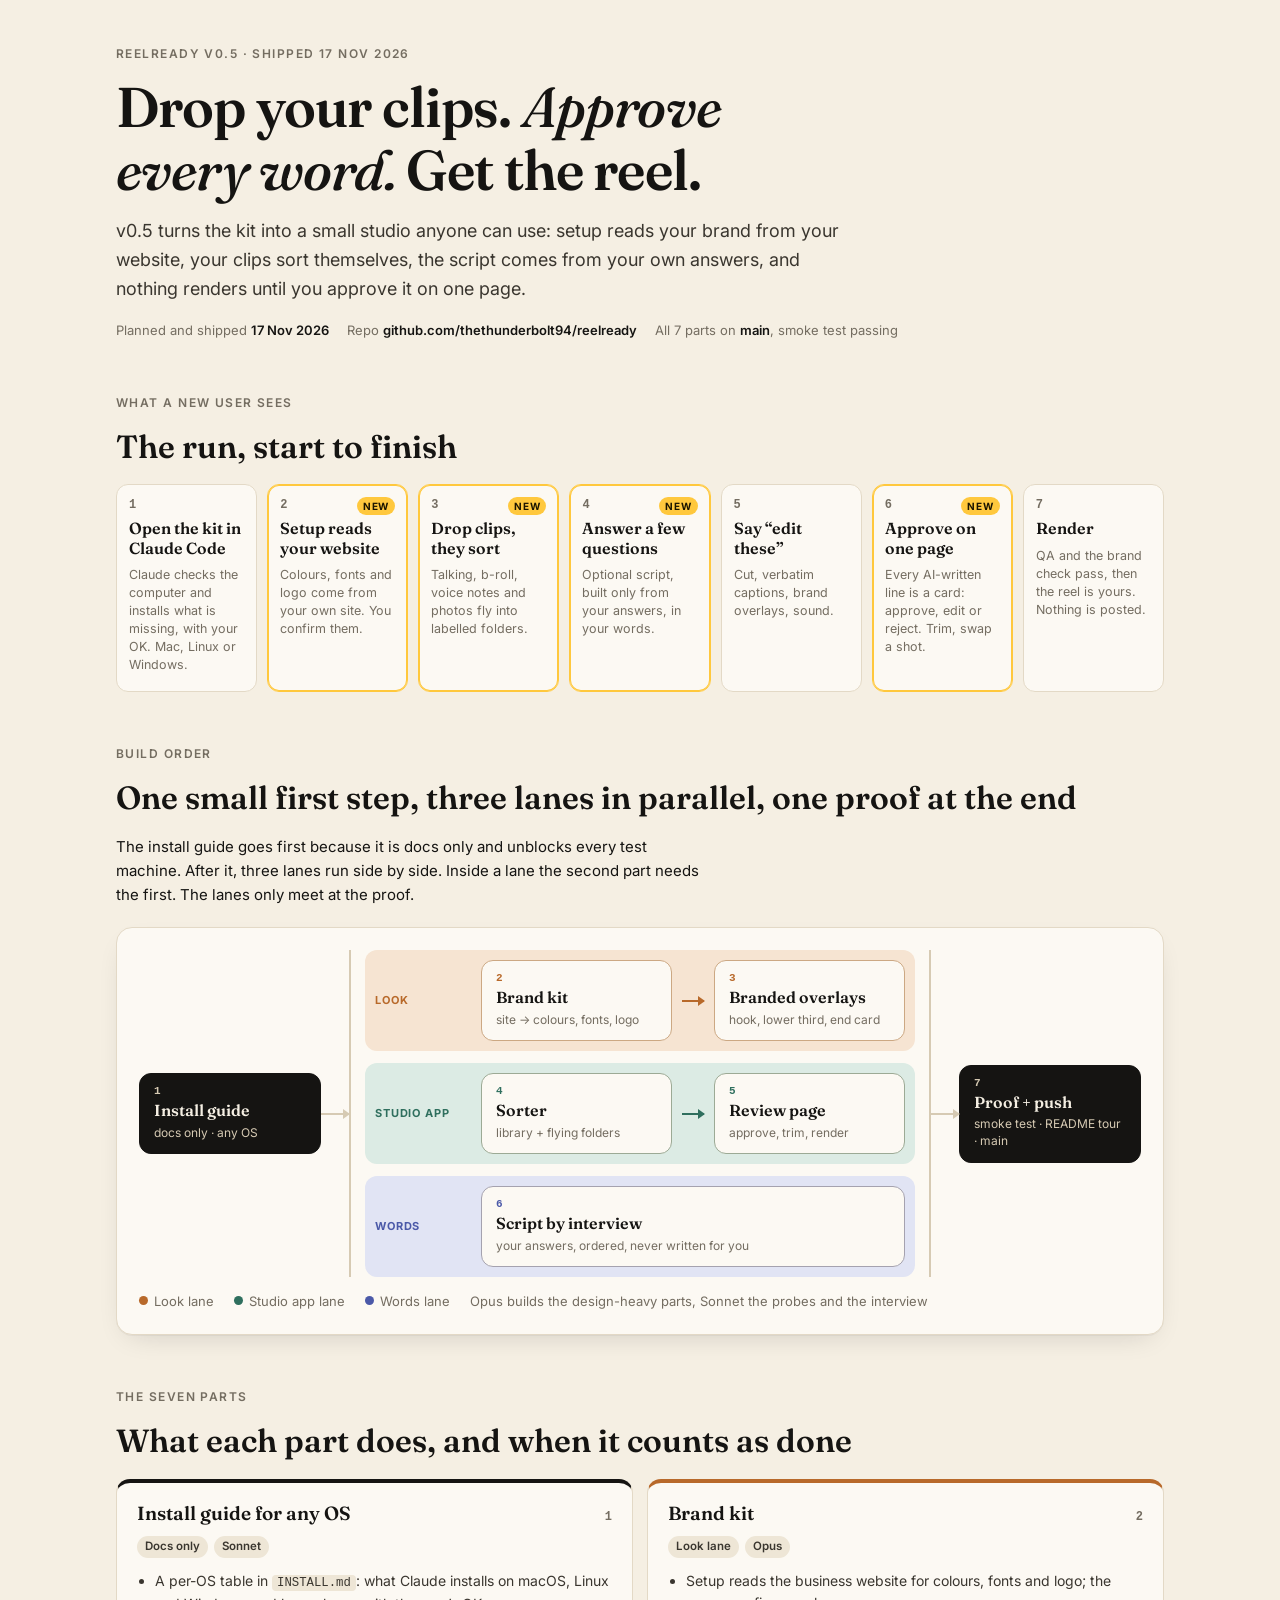
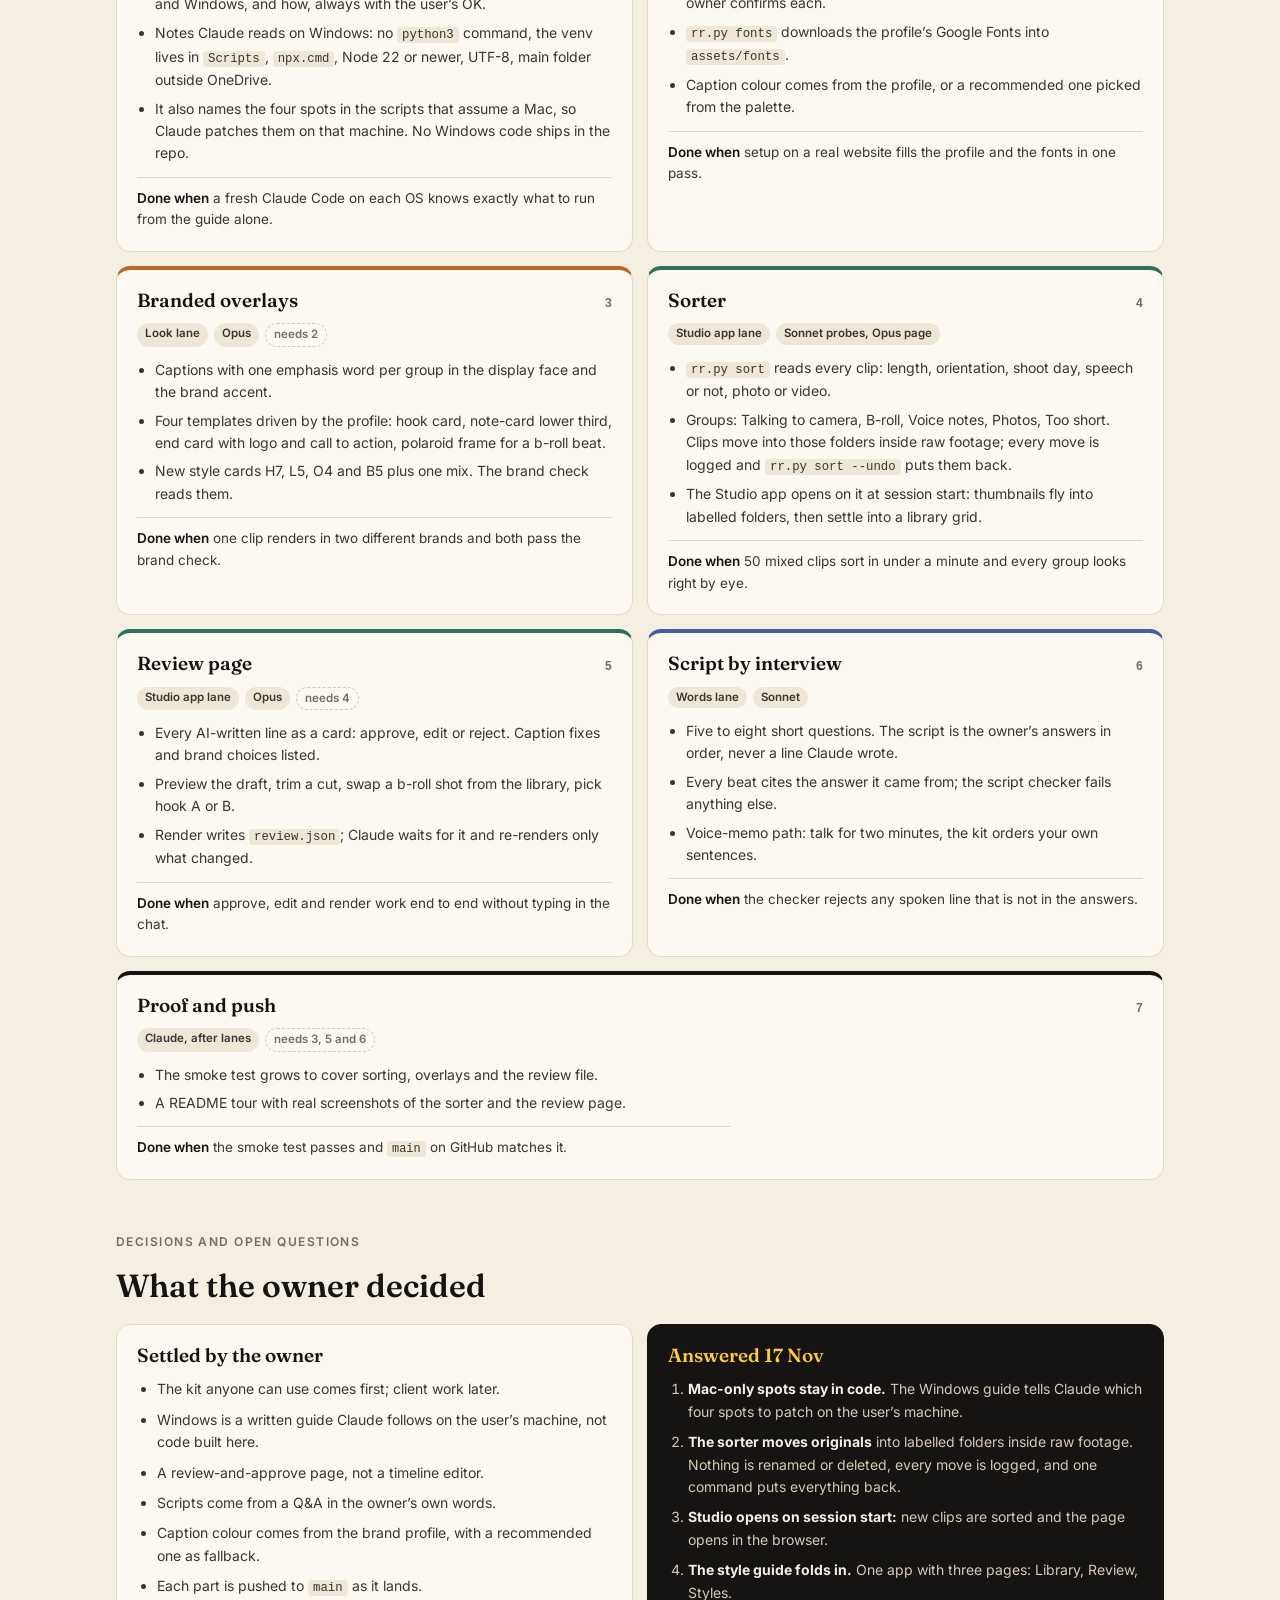
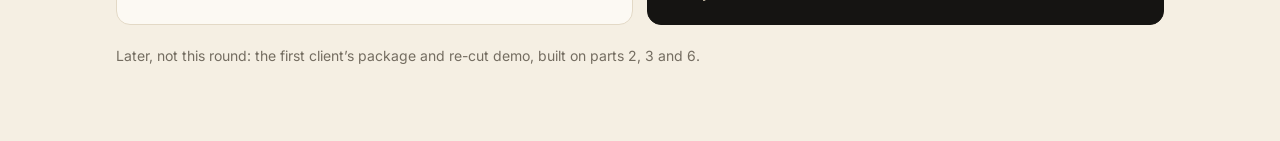
<file: docs/roadmap-v0.5.html>
<!doctype html>
<html lang="en">
<head>
<meta charset="utf-8">
<meta name="viewport" content="width=device-width, initial-scale=1, viewport-fit=cover">
<title>ReelReady Studio Roadmap</title>
<meta name="claude:viewport-fit-sides" content="cover">
<link rel="preconnect" href="https://fonts.googleapis.com">
<link rel="preconnect" href="https://fonts.gstatic.com" crossorigin>
<link rel="stylesheet" href="https://fonts.googleapis.com/css2?family=Fraunces:ital,opsz,wght@0,9..144,300..800;1,9..144,300..800&family=Inter:wght@400..800&display=swap">
<style>
/* Layout: one reading column; a lane diagram (start, three parallel lanes, finish) carries the build order. */
:root{
  --bg:#F5EFE3; --paper:#FCF9F3; --panel:#EEE6D6; --ink:#151412; --ink2:#3A362F; --muted:#746D61;
  --line:#E3D9C6; --line2:#D6CAB3; --accent:#FFC83D; --accent-ink:#1B1500;
  --look:#B8692A; --look-bg:#F6E4D2; --app:#2F6F5E; --app-bg:#DCEBE4; --words:#4B59A8; --words-bg:#E1E4F4;
  --shadow:0 1px 0 rgba(21,20,18,.04),0 10px 30px -14px rgba(21,20,18,.2);
  --serif:"Fraunces","Iowan Old Style",Palatino,Georgia,serif;
  --sans:"Inter",ui-sans-serif,system-ui,-apple-system,"Segoe UI",Roboto,Arial,sans-serif;
  --mono:ui-monospace,"SF Mono",Menlo,Consolas,monospace;
}
@media (prefers-color-scheme:dark){:root:not([data-theme="light"]){
  --bg:#12110F; --paper:#1C1B18; --panel:#23211D; --ink:#F4EFE6; --ink2:#D8D1C4; --muted:#A39C8F;
  --line:#2D2A25; --line2:#3B372F; --accent:#FFC83D; --accent-ink:#1B1500;
  --look:#E8A065; --look-bg:#3A2716; --app:#7CC3AE; --app-bg:#17302A; --words:#A3AEEB; --words-bg:#22264A;
  --shadow:0 1px 0 rgba(0,0,0,.2),0 12px 30px -14px rgba(0,0,0,.6); color-scheme:dark }}
:root[data-theme="dark"]{
  --bg:#12110F; --paper:#1C1B18; --panel:#23211D; --ink:#F4EFE6; --ink2:#D8D1C4; --muted:#A39C8F;
  --line:#2D2A25; --line2:#3B372F; --accent:#FFC83D; --accent-ink:#1B1500;
  --look:#E8A065; --look-bg:#3A2716; --app:#7CC3AE; --app-bg:#17302A; --words:#A3AEEB; --words-bg:#22264A;
  --shadow:0 1px 0 rgba(0,0,0,.2),0 12px 30px -14px rgba(0,0,0,.6); color-scheme:dark }
*{box-sizing:border-box}
body{background:var(--bg);color:var(--ink);font:15px/1.6 var(--sans)}
.wrap{max-width:1080px;margin:0 auto;padding-block:40px 72px;
  padding-left:max(16px,env(safe-area-inset-left,0px));padding-right:max(16px,env(safe-area-inset-right,0px));
  display:flex;flex-direction:column;gap:56px}
h1,h2,h3{font-family:var(--serif);font-weight:600;line-height:1.12;text-wrap:balance;margin:0}
h1{font-size:clamp(34px,6vw,56px);letter-spacing:-.015em}
h1 em{font-style:italic;font-weight:500}
h2{font-size:clamp(24px,3.4vw,32px)}
h3{font-size:19px}
p{margin:0;max-width:66ch}
.eyebrow{font:600 12px/1 var(--sans);letter-spacing:.12em;text-transform:uppercase;color:var(--muted)}
.lede{font-size:18px;color:var(--ink2)}
code{font-family:var(--mono);font-size:.88em;background:var(--panel);padding:1px 5px;border-radius:4px}
header{display:flex;flex-direction:column;gap:16px}
.stamp{display:flex;flex-wrap:wrap;gap:8px 18px;color:var(--muted);font-size:13px}
.stamp b{color:var(--ink);font-weight:600}
section{display:flex;flex-direction:column;gap:20px}

/* journey */
.journey{list-style:none;margin:0;padding:0;display:grid;grid-template-columns:repeat(7,minmax(0,1fr));gap:10px;counter-reset:j}
.journey li{background:var(--paper);border:1px solid var(--line);border-radius:12px;padding:14px 12px 16px;
  display:flex;flex-direction:column;gap:8px;min-width:0;position:relative}
.journey li::before{counter-increment:j;content:counter(j);font:600 12px/1 var(--mono);color:var(--muted)}
.journey li strong{font-family:var(--serif);font-size:16px;font-weight:600;line-height:1.2}
.journey li span{font-size:12.5px;color:var(--muted);line-height:1.45}
.journey li.new{border-color:var(--accent);box-shadow:inset 0 0 0 1px var(--accent)}
.journey li.new::after{content:"new";position:absolute;top:12px;right:12px;font:700 10px/1 var(--sans);
  letter-spacing:.08em;text-transform:uppercase;background:var(--accent);color:var(--accent-ink);padding:4px 6px;border-radius:99px}

/* lane diagram */
.diagram{background:var(--paper);border:1px solid var(--line);border-radius:16px;padding:22px;box-shadow:var(--shadow);overflow-x:auto}
.flow{display:grid;grid-template-columns:minmax(150px,1fr) 28px minmax(0,3.2fr) 28px minmax(150px,1fr);align-items:center;min-width:760px}
.arrow{height:2px;background:var(--line2);position:relative}
.arrow::after{content:"";position:absolute;right:-1px;top:-4px;border:5px solid transparent;border-left:7px solid var(--line2);border-right:0}
.node{border:1px solid var(--line2);border-radius:12px;padding:12px 14px;background:var(--bg);display:flex;flex-direction:column;gap:4px;min-width:0}
.node .n{font:600 11px/1 var(--mono);color:var(--muted)}
.node b{font-family:var(--serif);font-size:16px;font-weight:600;line-height:1.2}
.node small{font-size:12px;color:var(--muted);line-height:1.4}
.node.edge{background:var(--ink);border-color:var(--ink);color:var(--bg)}
.node.edge .n,.node.edge small{color:var(--line2)}
.lanes{display:flex;flex-direction:column;gap:12px;border-left:2px solid var(--line2);border-right:2px solid var(--line2);padding:0 14px}
.lane{display:grid;grid-template-columns:96px minmax(0,1fr) 22px minmax(0,1fr);align-items:center;gap:10px;
  border-radius:12px;padding:10px;background:var(--lane-bg)}
.lane .tag{font:700 11px/1.2 var(--sans);letter-spacing:.08em;text-transform:uppercase;color:var(--lane)}
.lane .node{background:var(--paper);border-color:color-mix(in srgb,var(--lane) 35%,var(--line2))}
.lane .node .n{color:var(--lane)}
.lane .lone{grid-column:2 / span 3}
.lane.look{--lane:var(--look);--lane-bg:var(--look-bg)}
.lane.app{--lane:var(--app);--lane-bg:var(--app-bg)}
.lane.words{--lane:var(--words);--lane-bg:var(--words-bg)}
.lane .arrow{background:var(--lane)}
.lane .arrow::after{border-left-color:var(--lane)}
.legend{display:flex;flex-wrap:wrap;gap:8px 20px;font-size:13px;color:var(--muted);padding-top:14px}
.legend i{display:inline-block;width:9px;height:9px;border-radius:99px;margin-right:6px;vertical-align:1px}

/* parts */
.parts{display:grid;grid-template-columns:repeat(2,minmax(0,1fr));gap:14px}
.part{background:var(--paper);border:1px solid var(--line);border-radius:14px;padding:20px;display:flex;flex-direction:column;gap:12px;min-width:0;
  border-top:4px solid var(--lane,var(--ink))}
.part.look{--lane:var(--look)} .part.app{--lane:var(--app)} .part.words{--lane:var(--words)}
.part .top{display:flex;justify-content:space-between;align-items:baseline;gap:12px}
.part .top .n{font:600 12px/1 var(--mono);color:var(--muted)}
.meta{display:flex;flex-wrap:wrap;gap:6px}
.chip{font:600 11.5px/1 var(--sans);padding:5px 8px;border-radius:99px;background:var(--panel);color:var(--ink2);white-space:nowrap}
.chip.dep{background:transparent;border:1px dashed var(--line2);color:var(--muted)}
.part ul{margin:0;padding-left:18px;display:flex;flex-direction:column;gap:6px;color:var(--ink2);font-size:14px}
.done{font-size:13.5px;border-top:1px solid var(--line);padding-top:10px;color:var(--ink2)}
.done b{font-weight:600;color:var(--ink)}
.part.full{grid-column:1 / -1}

/* decisions + questions */
.two{display:grid;grid-template-columns:repeat(2,minmax(0,1fr));gap:14px}
.box{background:var(--paper);border:1px solid var(--line);border-radius:14px;padding:20px;display:flex;flex-direction:column;gap:12px;min-width:0}
.box ol,.box ul{margin:0;padding-left:20px;display:flex;flex-direction:column;gap:8px;font-size:14px;color:var(--ink2)}
.box.ask{background:var(--ink);color:var(--bg);border-color:var(--ink)}
.box.ask h3{color:var(--accent)}
.box.ask ol{color:var(--line2)}
.box.ask b{color:var(--bg)}
.later{font-size:14px;color:var(--muted)}

@media (max-width:860px){
  .journey{grid-template-columns:repeat(2,minmax(0,1fr))}
  .parts,.two{grid-template-columns:minmax(0,1fr)}
}
@media (max-width:420px){.journey{grid-template-columns:minmax(0,1fr)}}
@media (prefers-reduced-motion:no-preference){
  .journey li{animation:rise .5s both;animation-delay:calc(var(--i,0) * 60ms)}
  @keyframes rise{from{transform:translateY(6px)}to{transform:none}}
}
a:focus-visible{outline:2px solid var(--accent);outline-offset:2px}
</style>
</head>
<body>
<div class="wrap">
  <header>
    <span class="eyebrow">ReelReady v0.5 · shipped 17 Nov 2026</span>
    <h1>Drop your clips. <em>Approve every word.</em> Get the reel.</h1>
    <p class="lede">v0.5 turns the kit into a small studio anyone can use: setup reads your brand from your website, your clips sort themselves, the script comes from your own answers, and nothing renders until you approve it on one page.</p>
    <div class="stamp"><span>Planned and shipped <b>17 Nov 2026</b></span><span>Repo <b>github.com/thethunderbolt94/reelready</b></span><span>All 7 parts on <b>main</b>, smoke test passing</span></div>
  </header>

  <section aria-labelledby="journey-h">
    <span class="eyebrow">What a new user sees</span>
    <h2 id="journey-h">The run, start to finish</h2>
    <ol class="journey">
      <li style="--i:0"><strong>Open the kit in Claude Code</strong><span>Claude checks the computer and installs what is missing, with your OK. Mac, Linux or Windows.</span></li>
      <li class="new" style="--i:1"><strong>Setup reads your website</strong><span>Colours, fonts and logo come from your own site. You confirm them.</span></li>
      <li class="new" style="--i:2"><strong>Drop clips, they sort</strong><span>Talking, b-roll, voice notes and photos fly into labelled folders.</span></li>
      <li class="new" style="--i:3"><strong>Answer a few questions</strong><span>Optional script, built only from your answers, in your words.</span></li>
      <li style="--i:4"><strong>Say “edit these”</strong><span>Cut, verbatim captions, brand overlays, sound.</span></li>
      <li class="new" style="--i:5"><strong>Approve on one page</strong><span>Every AI-written line is a card: approve, edit or reject. Trim, swap a shot.</span></li>
      <li style="--i:6"><strong>Render</strong><span>QA and the brand check pass, then the reel is yours. Nothing is posted.</span></li>
    </ol>
  </section>

  <section aria-labelledby="order-h">
    <span class="eyebrow">Build order</span>
    <h2 id="order-h">One small first step, three lanes in parallel, one proof at the end</h2>
    <p>The install guide goes first because it is docs only and unblocks every test machine. After it, three lanes run side by side. Inside a lane the second part needs the first. The lanes only meet at the proof.</p>
    <div class="diagram" role="img" aria-label="Build order: 1 install guide, then three parallel lanes: Look (2 brand kit then 3 branded overlays), Studio app (4 sorter then 5 review page), Words (6 script by interview), all ending in 7 proof and push.">
      <div class="flow">
        <div class="node edge"><span class="n">1</span><b>Install guide</b><small>docs only · any OS</small></div>
        <div class="arrow"></div>
        <div class="lanes">
          <div class="lane look"><span class="tag">Look</span>
            <div class="node"><span class="n">2</span><b>Brand kit</b><small>site → colours, fonts, logo</small></div>
            <div class="arrow"></div>
            <div class="node"><span class="n">3</span><b>Branded overlays</b><small>hook, lower third, end card</small></div>
          </div>
          <div class="lane app"><span class="tag">Studio app</span>
            <div class="node"><span class="n">4</span><b>Sorter</b><small>library + flying folders</small></div>
            <div class="arrow"></div>
            <div class="node"><span class="n">5</span><b>Review page</b><small>approve, trim, render</small></div>
          </div>
          <div class="lane words"><span class="tag">Words</span>
            <div class="node lone"><span class="n">6</span><b>Script by interview</b><small>your answers, ordered, never written for you</small></div>
          </div>
        </div>
        <div class="arrow"></div>
        <div class="node edge"><span class="n">7</span><b>Proof + push</b><small>smoke test · README tour · main</small></div>
      </div>
      <div class="legend"><span><i style="background:var(--look)"></i>Look lane</span><span><i style="background:var(--app)"></i>Studio app lane</span><span><i style="background:var(--words)"></i>Words lane</span><span>Opus builds the design-heavy parts, Sonnet the probes and the interview</span></div>
    </div>
  </section>

  <section aria-labelledby="parts-h">
    <span class="eyebrow">The seven parts</span>
    <h2 id="parts-h">What each part does, and when it counts as done</h2>
    <div class="parts">
      <article class="part">
        <div class="top"><h3>Install guide for any OS</h3><span class="n">1</span></div>
        <div class="meta"><span class="chip">Docs only</span><span class="chip">Sonnet</span></div>
        <ul>
          <li>A per-OS table in <code>INSTALL.md</code>: what Claude installs on macOS, Linux and Windows, and how, always with the user’s OK.</li>
          <li>Notes Claude reads on Windows: no <code>python3</code> command, the venv lives in <code>Scripts</code>, <code>npx.cmd</code>, Node 22 or newer, UTF-8, main folder outside OneDrive.</li>
          <li>It also names the four spots in the scripts that assume a Mac, so Claude patches them on that machine. No Windows code ships in the repo.</li>
        </ul>
        <p class="done"><b>Done when</b> a fresh Claude Code on each OS knows exactly what to run from the guide alone.</p>
      </article>
      <article class="part look">
        <div class="top"><h3>Brand kit</h3><span class="n">2</span></div>
        <div class="meta"><span class="chip">Look lane</span><span class="chip">Opus</span></div>
        <ul>
          <li>Setup reads the business website for colours, fonts and logo; the owner confirms each.</li>
          <li><code>rr.py fonts</code> downloads the profile’s Google Fonts into <code>assets/fonts</code>.</li>
          <li>Caption colour comes from the profile, or a recommended one picked from the palette.</li>
        </ul>
        <p class="done"><b>Done when</b> setup on a real website fills the profile and the fonts in one pass.</p>
      </article>
      <article class="part look">
        <div class="top"><h3>Branded overlays</h3><span class="n">3</span></div>
        <div class="meta"><span class="chip">Look lane</span><span class="chip">Opus</span><span class="chip dep">needs 2</span></div>
        <ul>
          <li>Captions with one emphasis word per group in the display face and the brand accent.</li>
          <li>Four templates driven by the profile: hook card, note-card lower third, end card with logo and call to action, polaroid frame for a b-roll beat.</li>
          <li>New style cards H7, L5, O4 and B5 plus one mix. The brand check reads them.</li>
        </ul>
        <p class="done"><b>Done when</b> one clip renders in two different brands and both pass the brand check.</p>
      </article>
      <article class="part app">
        <div class="top"><h3>Sorter</h3><span class="n">4</span></div>
        <div class="meta"><span class="chip">Studio app lane</span><span class="chip">Sonnet probes, Opus page</span></div>
        <ul>
          <li><code>rr.py sort</code> reads every clip: length, orientation, shoot day, speech or not, photo or video.</li>
          <li>Groups: Talking to camera, B-roll, Voice notes, Photos, Too short. Clips move into those folders inside raw footage; every move is logged and <code>rr.py sort --undo</code> puts them back.</li>
          <li>The Studio app opens on it at session start: thumbnails fly into labelled folders, then settle into a library grid.</li>
        </ul>
        <p class="done"><b>Done when</b> 50 mixed clips sort in under a minute and every group looks right by eye.</p>
      </article>
      <article class="part app">
        <div class="top"><h3>Review page</h3><span class="n">5</span></div>
        <div class="meta"><span class="chip">Studio app lane</span><span class="chip">Opus</span><span class="chip dep">needs 4</span></div>
        <ul>
          <li>Every AI-written line as a card: approve, edit or reject. Caption fixes and brand choices listed.</li>
          <li>Preview the draft, trim a cut, swap a b-roll shot from the library, pick hook A or B.</li>
          <li>Render writes <code>review.json</code>; Claude waits for it and re-renders only what changed.</li>
        </ul>
        <p class="done"><b>Done when</b> approve, edit and render work end to end without typing in the chat.</p>
      </article>
      <article class="part words">
        <div class="top"><h3>Script by interview</h3><span class="n">6</span></div>
        <div class="meta"><span class="chip">Words lane</span><span class="chip">Sonnet</span></div>
        <ul>
          <li>Five to eight short questions. The script is the owner’s answers in order, never a line Claude wrote.</li>
          <li>Every beat cites the answer it came from; the script checker fails anything else.</li>
          <li>Voice-memo path: talk for two minutes, the kit orders your own sentences.</li>
        </ul>
        <p class="done"><b>Done when</b> the checker rejects any spoken line that is not in the answers.</p>
      </article>
      <article class="part full">
        <div class="top"><h3>Proof and push</h3><span class="n">7</span></div>
        <div class="meta"><span class="chip">Claude, after lanes</span><span class="chip dep">needs 3, 5 and 6</span></div>
        <ul>
          <li>The smoke test grows to cover sorting, overlays and the review file.</li>
          <li>A README tour with real screenshots of the sorter and the review page.</li>
        </ul>
        <p class="done"><b>Done when</b> the smoke test passes and <code>main</code> on GitHub matches it.</p>
      </article>
    </div>
  </section>

  <section aria-labelledby="dec-h">
    <span class="eyebrow">Decisions and open questions</span>
    <h2 id="dec-h">What the owner decided</h2>
    <div class="two">
      <div class="box">
        <h3>Settled by the owner</h3>
        <ul>
          <li>The kit anyone can use comes first; client work later.</li>
          <li>Windows is a written guide Claude follows on the user’s machine, not code built here.</li>
          <li>A review-and-approve page, not a timeline editor.</li>
          <li>Scripts come from a Q&amp;A in the owner’s own words.</li>
          <li>Caption colour comes from the brand profile, with a recommended one as fallback.</li>
          <li>Each part is pushed to <code>main</code> as it lands.</li>
        </ul>
      </div>
      <div class="box ask">
        <h3>Answered 17 Nov</h3>
        <ol>
          <li><b>Mac-only spots stay in code.</b> The Windows guide tells Claude which four spots to patch on the user’s machine.</li>
          <li><b>The sorter moves originals</b> into labelled folders inside raw footage. Nothing is renamed or deleted, every move is logged, and one command puts everything back.</li>
          <li><b>Studio opens on session start:</b> new clips are sorted and the page opens in the browser.</li>
          <li><b>The style guide folds in.</b> One app with three pages: Library, Review, Styles.</li>
        </ol>
      </div>
    </div>
    <p class="later">Later, not this round: the first client’s package and re-cut demo, built on parts 2, 3 and 6.</p>
  </section>
</div>

</body>
</html>
</file>
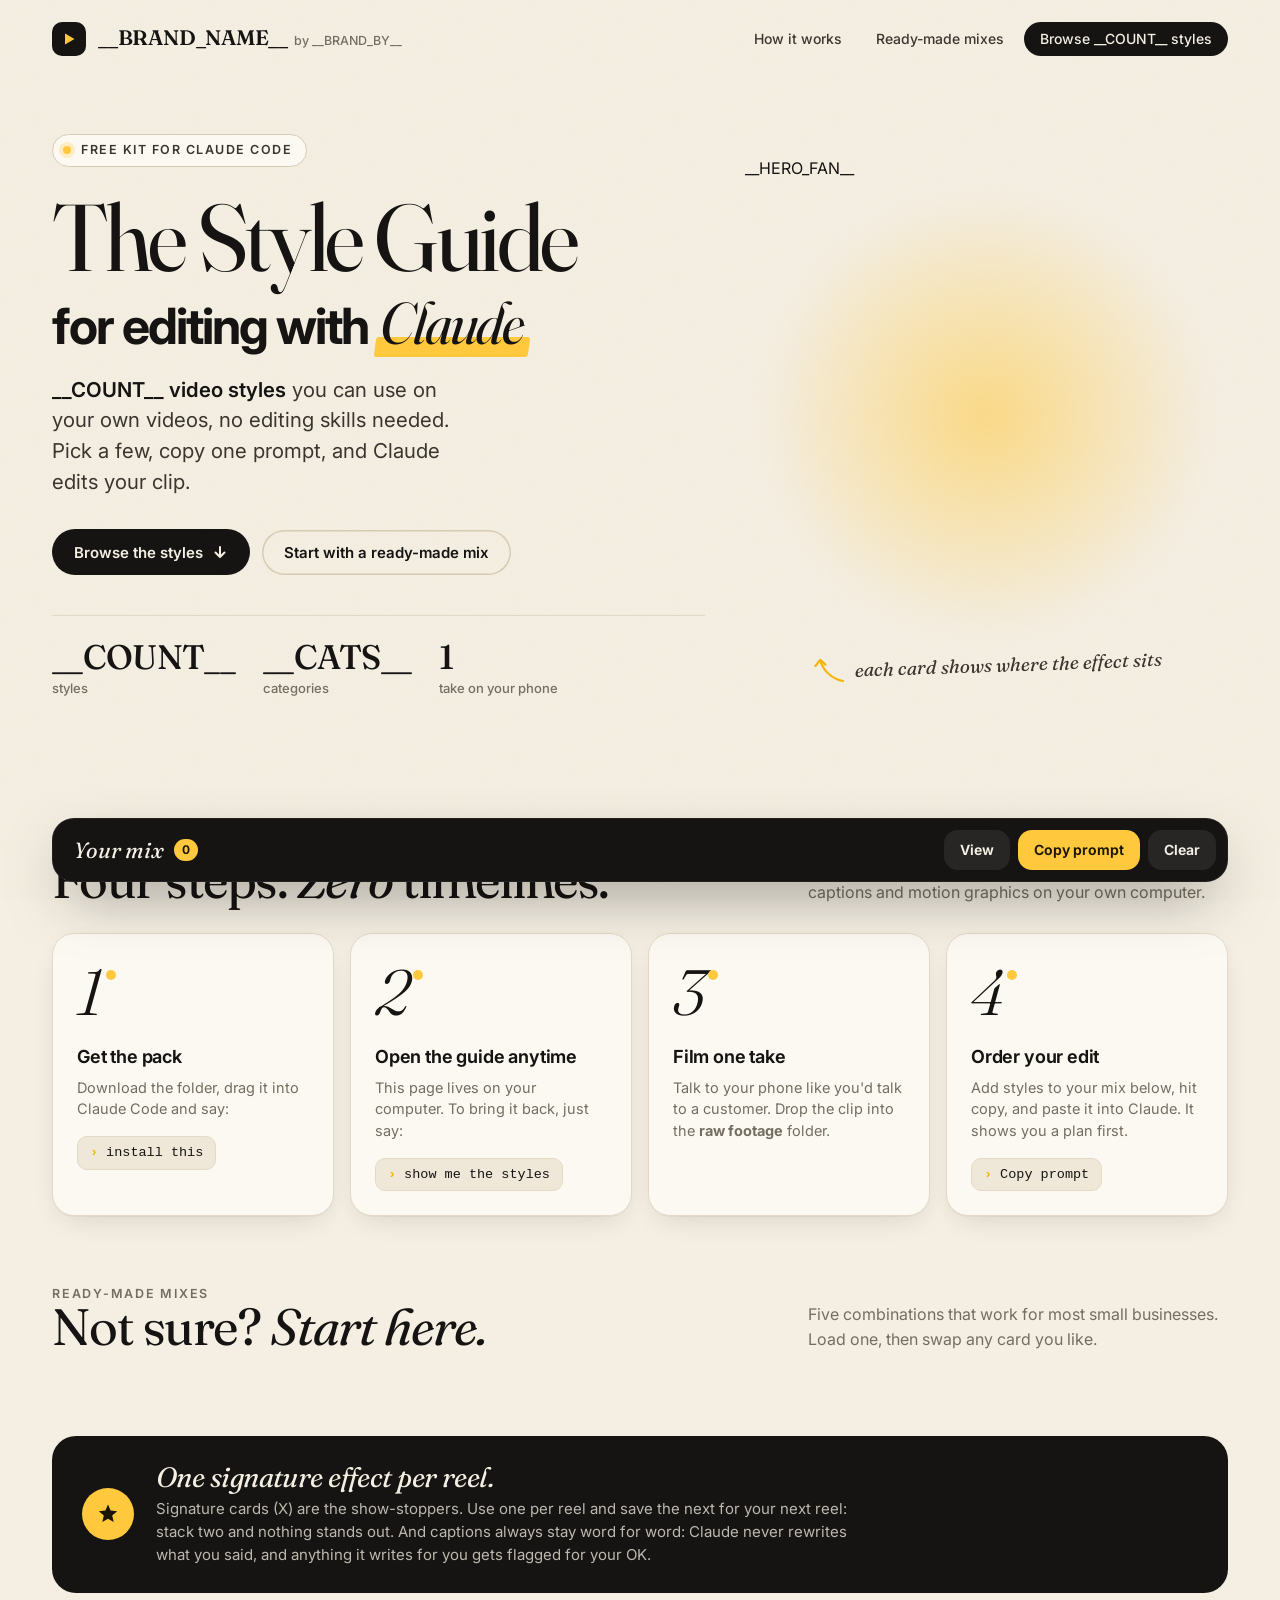
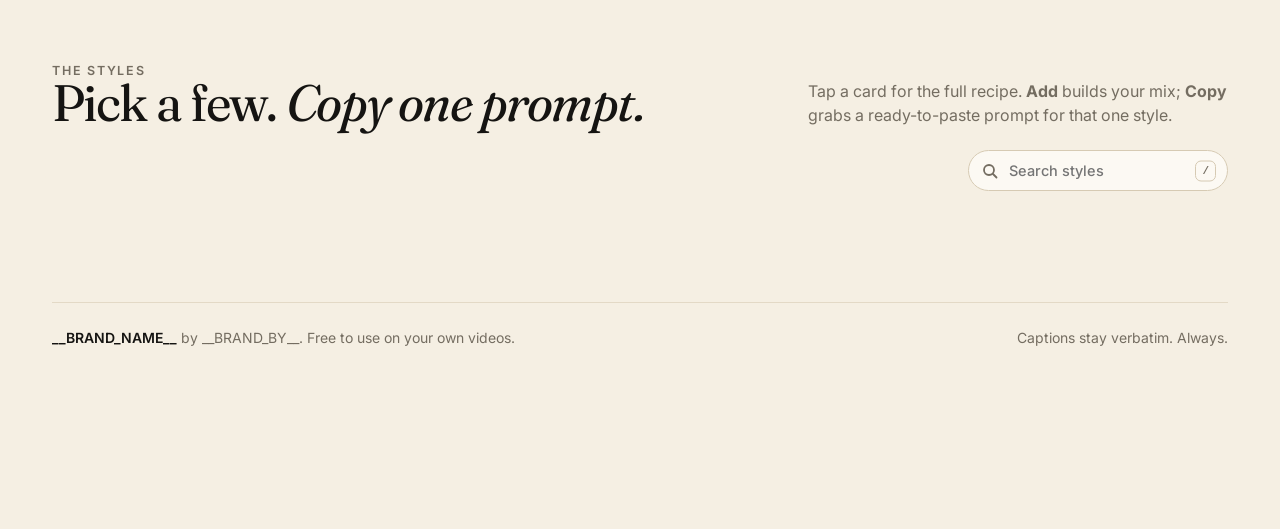
<file: styleguide/template.html>
<!doctype html>
<html lang="en">
<head>
<meta charset="utf-8">
<meta name="viewport" content="width=device-width, initial-scale=1">
<title>__BRAND_NAME__ Style Guide</title>
<meta name="description" content="__COUNT__ video styles you can use on your own videos with Claude Code. No editing skills needed.">
<link rel="preconnect" href="https://fonts.googleapis.com">
<link rel="preconnect" href="https://fonts.gstatic.com" crossorigin>
<link rel="stylesheet" href="https://fonts.googleapis.com/css2?family=Fraunces:ital,opsz,wght@0,9..144,300..800;1,9..144,300..800&family=Inter:wght@400..800&display=swap">
<style>
:root{
  --bg:#F5EFE3; --bg2:#EFE7D7; --paper:#FCF9F3; --ink:#151412; --ink2:#3A362F; --muted:#746D61;
  --line:#E3D9C6; --line2:#D6CAB3; --accent:#FFC83D; --accent2:#F4B400; --accent-ink:#1B1500;
  --panel:#EEE6D6; --bar:#151412; --bar-ink:#F6F1E7; --bar-muted:#A49D90; --warn:#FFD66B;
  --shadow:0 1px 0 rgba(21,20,18,.04), 0 10px 30px -12px rgba(21,20,18,.18);
  --shadow-lg:0 30px 60px -24px rgba(21,20,18,.35);
  --serif:"Fraunces","Iowan Old Style","Palatino Linotype",Palatino,Georgia,serif;
  --sans:"Inter",ui-sans-serif,system-ui,-apple-system,"Segoe UI",Roboto,"Helvetica Neue",Arial,sans-serif;
  --mono:ui-monospace,"SF Mono",Menlo,Consolas,monospace;
  --k-s:#ECE7DC; --k-f:#2B2A27; --k-p:#B5AFA3; --k-g:#D5CFC3; --k-w:#fff; --k-k:#2B2A27; --k-y:#FFC83D;
  color-scheme:light;
}
@media (prefers-color-scheme:dark){
  :root{
    --bg:#12110F; --bg2:#181715; --paper:#1C1B18; --ink:#F4EFE6; --ink2:#D8D1C4; --muted:#A39C8F;
    --line:#2D2A25; --line2:#3B372F; --accent:#FFC83D; --accent2:#FFD465; --panel:#23211D;
    --bar:#24221E; --bar-ink:#F6F1E7; --bar-muted:#A49D90;
    --shadow:0 1px 0 rgba(0,0,0,.2), 0 12px 30px -14px rgba(0,0,0,.6);
    --shadow-lg:0 30px 60px -24px rgba(0,0,0,.8);
    --k-s:#E6E0D3; --k-f:#EDE7DB;
    color-scheme:dark;
  }
}
*{box-sizing:border-box}
html{scroll-behavior:smooth;-webkit-text-size-adjust:100%}
body{margin:0;background:var(--bg);color:var(--ink);font:400 16px/1.55 var(--sans);
  -webkit-font-smoothing:antialiased;text-rendering:optimizeLegibility;padding-bottom:140px}
a{color:inherit}
button{font:inherit;color:inherit;cursor:pointer}
::selection{background:var(--accent);color:var(--accent-ink)}
.wrap{max-width:1240px;margin:0 auto;padding:0 32px}
.grain{position:fixed;inset:0;pointer-events:none;z-index:0;opacity:.35;mix-blend-mode:multiply;
  background-image:url("data:image/svg+xml,%3Csvg xmlns='http://www.w3.org/2000/svg' width='160' height='160'%3E%3Cfilter id='n'%3E%3CfeTurbulence type='fractalNoise' baseFrequency='.9' numOctaves='2' stitchTiles='stitch'/%3E%3CfeColorMatrix values='0 0 0 0 0.3 0 0 0 0 0.25 0 0 0 0 0.15 0 0 0 .08 0'/%3E%3C/filter%3E%3Crect width='100%25' height='100%25' filter='url(%23n)'/%3E%3C/svg%3E")}
@media (prefers-color-scheme:dark){.grain{mix-blend-mode:screen;opacity:.18}}
main,header,footer{position:relative;z-index:1}

/* sketches */
.sk svg{display:block;width:100%;height:100%;overflow:visible}
.sk .s{fill:var(--k-s)} .sk .f{fill:none;stroke:var(--k-f);stroke-width:2}
.sk .p{fill:var(--k-p)} .sk .g{fill:var(--k-g)} .sk .w{fill:var(--k-w)}
.sk .c{fill:var(--k-w);stroke:var(--k-k);stroke-width:1.2} .sk .k{fill:var(--k-k)} .sk .y{fill:var(--k-y)}
.sk .d{fill:var(--k-k);opacity:.62}
.sk .ys{fill:none;stroke:var(--k-y);stroke-width:3;stroke-linecap:round;stroke-linejoin:round}
.sk .ks{fill:none;stroke:var(--k-k);stroke-width:1.4;stroke-linecap:round;stroke-linejoin:round}
.sk .kt{fill:none;stroke:var(--k-k);stroke-width:3;stroke-linecap:round;stroke-linejoin:round}
.sk .gs{fill:none;stroke:var(--k-g);stroke-width:3;stroke-linecap:round}
.sk .ws{fill:none;stroke:var(--k-w);stroke-width:2;stroke-linecap:round}
.sk .t{display:none}

/* top bar */
.top{display:flex;align-items:center;justify-content:space-between;gap:16px;padding:22px 0}
.brand{display:flex;align-items:center;gap:12px;text-decoration:none}
.mark{width:34px;height:34px;border-radius:10px;background:var(--ink);display:grid;place-items:center;flex:none}
.mark svg{width:16px;height:16px}
.brand-name{font:600 21px/1 var(--serif);letter-spacing:-.01em}
.brand-by{font:500 12.5px/1 var(--sans);color:var(--muted);margin-left:2px}
.top nav{display:flex;align-items:center;gap:6px}
.top nav a{font:500 14px/1 var(--sans);text-decoration:none;color:var(--ink2);padding:10px 14px;border-radius:999px}
.top nav a:hover{background:var(--bg2)}
.top nav a.pill{background:var(--ink);color:var(--bg);padding:10px 16px}
.top nav a.pill:hover{background:var(--ink2)}

/* hero */
.hero{display:grid;grid-template-columns:1.15fr .85fr;gap:40px;align-items:center;padding:56px 0 72px}
.eyebrow{display:inline-flex;align-items:center;gap:10px;font:600 12.5px/1 var(--sans);letter-spacing:.12em;
  text-transform:uppercase;color:var(--ink2);padding:9px 14px 9px 10px;border:1px solid var(--line2);border-radius:999px;background:var(--paper)}
.eyebrow i{width:8px;height:8px;border-radius:50%;background:var(--accent);box-shadow:0 0 0 4px rgba(255,200,61,.25)}
h1{margin:26px 0 22px;font-weight:400;letter-spacing:-.035em;line-height:.95}
h1 .l1{display:block;font:400 clamp(52px,7.4vw,108px)/.92 var(--serif);font-variation-settings:"opsz" 144;letter-spacing:-.035em}
h1 .l2{display:block;font:700 clamp(30px,3.9vw,56px)/1.05 var(--sans);letter-spacing:-.04em;margin-top:14px}
h1 em{font:italic 400 1.18em/1 var(--serif);font-variation-settings:"opsz" 144;letter-spacing:-.03em;position:relative;white-space:nowrap;padding:0 .04em}
h1 em::after{content:"";position:absolute;left:-.04em;right:-.06em;bottom:.02em;height:.34em;background:var(--accent);z-index:-1;border-radius:3px;transform:skewX(-8deg)}
.lede{font:400 clamp(18px,1.6vw,21px)/1.5 var(--sans);color:var(--ink2);max-width:33ch;margin:0 0 32px}
.lede b{font-weight:600;color:var(--ink)}
.cta-row{display:flex;flex-wrap:wrap;gap:12px;align-items:center}
.btn{display:inline-flex;align-items:center;gap:9px;border:0;border-radius:999px;padding:15px 22px;
  font:600 15px/1 var(--sans);text-decoration:none;transition:transform .15s ease,background .15s ease,box-shadow .15s ease}
.btn:active{transform:translateY(1px)}
.btn-primary{background:var(--ink);color:var(--bg)}
.btn-primary:hover{background:var(--ink2)}
.btn-ghost{background:transparent;color:var(--ink);box-shadow:inset 0 0 0 1.5px var(--line2)}
.btn-ghost:hover{box-shadow:inset 0 0 0 1.5px var(--ink)}
.stats{display:flex;gap:28px;margin-top:40px;padding-top:24px;border-top:1px solid var(--line)}
.stats div{font:500 13px/1.3 var(--sans);color:var(--muted)}
.stats b{display:block;font:500 34px/1 var(--serif);color:var(--ink);letter-spacing:-.02em;margin-bottom:6px}
.fan{position:relative;height:520px}
.fan-item{position:absolute;top:50%;left:50%;width:210px;aspect-ratio:9/16;filter:drop-shadow(0 30px 40px rgba(21,20,18,.22))}
.fan-item .fan-code{position:absolute;z-index:2;top:-14px;left:50%;transform:translateX(-50%);font:700 13px/1 var(--sans);
  background:#151412;color:#FFC83D;padding:8px 12px;border-radius:999px;letter-spacing:.04em}
.fan-0{transform:translate(-118%,-46%) rotate(-9deg)}
.fan-1{transform:translate(-50%,-56%);z-index:2;width:240px}
.fan-2{transform:translate(18%,-44%) rotate(8deg)}
.fan-blob{position:absolute;inset:8% 4%;border-radius:50%;background:radial-gradient(closest-side,rgba(255,200,61,.55),rgba(255,200,61,0));filter:blur(10px)}
.fan-note{position:absolute;left:50%;bottom:-4px;transform:translateX(-50%) rotate(-2deg);font:italic 400 19px/1.2 var(--serif);color:var(--ink2);white-space:nowrap;display:flex;align-items:center;gap:8px}
.fan-note svg{flex:none;color:var(--accent2)}

/* section headings */
.sec{padding:72px 0 0}
.sec-head{display:flex;align-items:flex-end;justify-content:space-between;gap:24px;margin-bottom:28px}
.kicker{font:600 12.5px/1 var(--sans);letter-spacing:.14em;text-transform:uppercase;color:var(--muted);margin:0 0 12px}
h2{margin:0;font:400 clamp(34px,4vw,54px)/1 var(--serif);letter-spacing:-.03em}
h2 em{font-style:italic}
.sec-head p{margin:0;color:var(--muted);max-width:42ch}

/* how it works */
.steps{display:grid;grid-template-columns:repeat(4,1fr);gap:16px;counter-reset:s}
.step{background:var(--paper);border:1px solid var(--line);border-radius:22px;padding:26px 24px 24px;box-shadow:var(--shadow);position:relative;overflow:hidden}
.step .n{font:italic 300 64px/1 var(--serif);color:var(--ink);letter-spacing:-.04em;display:block;margin-bottom:22px}
.step .n::after{content:"";display:inline-block;width:10px;height:10px;border-radius:50%;background:var(--accent);margin-left:6px;vertical-align:top;margin-top:10px}
.step h3{margin:0 0 8px;font:650 18px/1.25 var(--sans);letter-spacing:-.01em}
.step p{margin:0;color:var(--muted);font-size:14.5px;line-height:1.5}
.say{display:inline-flex;align-items:center;gap:8px;margin-top:16px;font:500 13.5px/1 var(--mono);background:var(--bg2);border:1px solid var(--line);padding:9px 12px;border-radius:10px;color:var(--ink)}
.say::before{content:"\203A";color:var(--accent2);font-weight:700}

/* mixes */
.mixes{display:grid;grid-template-columns:repeat(5,1fr);gap:14px}
.mixcard{background:var(--paper);border:1px solid var(--line);border-radius:20px;padding:20px;display:flex;flex-direction:column;gap:12px;box-shadow:var(--shadow)}
.mixcard h3{margin:0;font:italic 500 24px/1.1 var(--serif);letter-spacing:-.02em}
.mixcard p{margin:0;font-size:13.5px;color:var(--muted);line-height:1.4;flex:1}
.codes{display:flex;flex-wrap:wrap;gap:5px}
.code{display:inline-flex;align-items:center;justify-content:center;min-width:34px;font:700 12px/1 var(--sans);letter-spacing:.03em;
  padding:6px 8px;border-radius:8px;background:#151412;color:#FFC83D}
@media (prefers-color-scheme:dark){.code,.fan-item .fan-code{box-shadow:inset 0 0 0 1px rgba(255,255,255,.16)}}
.code.sig{background:#FFC83D;color:#1B1500;box-shadow:none}
.mixcard .btn{padding:11px 14px;font-size:13.5px;justify-content:center}

/* rule callout */
.rule{margin-top:56px;display:flex;align-items:center;gap:22px;padding:26px 30px;border-radius:24px;background:var(--ink);color:var(--bg)}
.rule .star{flex:none;width:52px;height:52px;border-radius:50%;background:var(--accent);display:grid;place-items:center}
.rule h3{margin:0 0 4px;font:italic 400 28px/1.1 var(--serif);letter-spacing:-.02em}
.rule p{margin:0;font-size:15px;opacity:.75;max-width:80ch}

/* toolbar */
.toolbar{position:sticky;top:0;z-index:20;margin:0 -32px;padding:14px 32px;background:color-mix(in srgb,var(--bg) 86%,transparent);
  -webkit-backdrop-filter:saturate(1.4) blur(14px);backdrop-filter:saturate(1.4) blur(14px);border-bottom:1px solid transparent;transition:border-color .2s}
.toolbar.stuck{border-bottom-color:var(--line)}
.toolbar-in{display:flex;align-items:center;gap:16px}
.pills{display:flex;gap:6px;overflow-x:auto;scrollbar-width:none;flex:1;padding:2px}
.pills::-webkit-scrollbar{display:none}
.pill-btn{flex:none;border:1px solid var(--line2);background:var(--paper);border-radius:999px;padding:10px 15px;font:550 14px/1 var(--sans);color:var(--ink2);display:inline-flex;gap:7px;align-items:center;transition:all .15s}
.pill-btn span{font-size:12px;color:var(--muted);font-weight:600}
.pill-btn:hover{border-color:var(--ink)}
.pill-btn[aria-pressed="true"]{background:var(--ink);color:var(--bg);border-color:var(--ink)}
.pill-btn[aria-pressed="true"] span{color:var(--accent)}
.search{position:relative;flex:none;width:260px}
.search input{width:100%;border:1px solid var(--line2);background:var(--paper);color:var(--ink);border-radius:999px;padding:11px 40px 11px 40px;font:500 14.5px/1 var(--sans);outline:none;transition:border-color .15s,box-shadow .15s}
.search input:focus{border-color:var(--ink);box-shadow:0 0 0 4px rgba(255,200,61,.35)}
.search svg{position:absolute;left:14px;top:50%;transform:translateY(-50%);color:var(--muted)}
.search kbd{position:absolute;right:12px;top:50%;transform:translateY(-50%);font:600 11px/1 var(--mono);color:var(--muted);border:1px solid var(--line2);border-radius:6px;padding:4px 6px}

/* category groups + cards */
.group{padding-top:44px;scroll-margin-top:80px}
.group-head{display:flex;align-items:baseline;gap:14px;margin-bottom:18px;flex-wrap:wrap}
.group-head h2{font-size:clamp(30px,3.2vw,42px)}
.group-head .count{font:600 13px/1 var(--sans);color:var(--muted)}
.group-head p{margin:0 0 0 auto;color:var(--muted);font-size:15px;font-style:italic;font-family:var(--serif)}
.grid{display:grid;grid-template-columns:repeat(var(--cols,4),minmax(0,1fr));gap:16px}
@media (max-width:1000px){.grid{grid-template-columns:repeat(2,minmax(0,1fr))}}
.card{background:var(--paper);border:1px solid var(--line);border-radius:22px;overflow:hidden;display:flex;flex-direction:column;
  box-shadow:var(--shadow);transition:transform .2s ease,box-shadow .2s ease,border-color .2s ease;position:relative}
.card:hover{transform:translateY(-3px);box-shadow:var(--shadow-lg)}
.card.in-mix{border-color:var(--accent2);box-shadow:0 0 0 2px var(--accent),var(--shadow)}
.card-art{position:relative;border:0;padding:22px 0 18px;margin:0;background:var(--panel);display:grid;place-items:center;width:100%}
.card-art::before{content:"";position:absolute;inset:0;background:radial-gradient(60% 55% at 50% 45%,rgba(255,255,255,.55),transparent 70%);pointer-events:none}
@media (prefers-color-scheme:dark){.card-art::before{background:radial-gradient(60% 55% at 50% 45%,rgba(255,255,255,.06),transparent 70%)}}
.card-art .sk{width:128px;aspect-ratio:9/16;position:relative;transition:transform .25s ease;filter:drop-shadow(0 14px 18px rgba(21,20,18,.16))}
.card:hover .card-art .sk{transform:translateY(-3px) rotate(-1.5deg)}
.card-art .code{position:absolute;top:14px;left:14px;font-size:13px;padding:7px 10px}
.card-art .dur{position:absolute;top:14px;right:14px;font:600 11.5px/1 var(--sans);color:var(--muted);background:var(--paper);border:1px solid var(--line);padding:6px 9px;border-radius:999px}
.card-art .added{position:absolute;bottom:12px;right:12px;width:26px;height:26px;border-radius:50%;background:var(--accent);display:none;place-items:center}
.card.in-mix .card-art .added{display:grid}
.card-body{padding:18px 18px 16px;display:flex;flex-direction:column;gap:8px;flex:1}
.when{display:inline-flex;align-items:center;gap:6px;font:600 12px/1 var(--sans);letter-spacing:.01em;color:var(--muted)}
.when svg{color:var(--accent2)}
.card-body h3{margin:0;font:650 17.5px/1.25 var(--sans);letter-spacing:-.015em}
.card-body p{margin:0;font-size:14px;line-height:1.5;color:var(--muted)}
.card-body .needs{margin-bottom:auto}
.needs{display:flex;flex-wrap:wrap;gap:5px;margin-top:4px}
.need{font:600 11px/1 var(--sans);color:var(--ink2);border:1px solid var(--line2);border-radius:6px;padding:5px 7px;letter-spacing:.01em}
.actions{display:flex;gap:8px;margin-top:auto;padding-top:10px}
.actions button{white-space:nowrap;flex:1;border-radius:12px;padding:11px 10px;font:650 14px/1 var(--sans);display:inline-flex;align-items:center;justify-content:center;gap:7px;transition:all .15s}
.b-add{background:var(--ink);color:var(--bg);border:1px solid var(--ink)}
.b-add:hover{background:var(--ink2)}
.in-mix .b-add{background:var(--accent);color:var(--accent-ink);border-color:var(--accent)}
.b-copy{background:transparent;border:1px solid var(--line2);color:var(--ink)}
.b-copy:hover{border-color:var(--ink)}
.empty{padding:80px 0;text-align:center;color:var(--muted);font:italic 400 24px/1.3 var(--serif)}

/* footer */
footer{padding:96px 0 40px;color:var(--muted);font-size:14px}
.foot{display:flex;justify-content:space-between;gap:20px;flex-wrap:wrap;border-top:1px solid var(--line);padding-top:24px}
.foot b{color:var(--ink);font-weight:600}

/* mix bar */
.mixbar{position:fixed;left:50%;bottom:18px;transform:translateX(-50%);z-index:40;width:min(1176px,calc(100% - 32px));
  background:var(--bar);color:var(--bar-ink);border-radius:22px;padding:12px 12px 12px 22px;box-shadow:0 24px 60px -18px rgba(0,0,0,.55),0 0 0 1px rgba(255,255,255,.06) inset;
  display:grid;grid-template-columns:auto 1fr auto;align-items:center;gap:18px}
.mb-label{font:italic 400 22px/1 var(--serif);white-space:nowrap;display:flex;align-items:center;gap:10px}
.mb-label .num{font:700 12px/1 var(--sans);font-style:normal;background:var(--accent);color:var(--accent-ink);border-radius:999px;padding:5px 8px;min-width:24px;text-align:center}
.mb-mid{min-width:0;display:flex;flex-direction:column;gap:6px}
.mb-chips{display:flex;gap:6px;overflow-x:auto;scrollbar-width:none;align-items:center;min-height:32px}
.mb-chips::-webkit-scrollbar{display:none}
.chip{flex:none;display:inline-flex;align-items:center;gap:7px;background:rgba(255,255,255,.08);border:1px solid rgba(255,255,255,.12);color:var(--bar-ink);
  border-radius:10px;padding:6px 8px 6px 10px;font:600 13px/1 var(--sans)}
.chip b{color:var(--accent);font-weight:700}
.chip.sig b{color:var(--accent)}
.chip .x{opacity:.55;font-size:15px;line-height:1;padding:0 2px}
.chip:hover .x{opacity:1}
.mb-empty{color:var(--bar-muted);font-size:14px;white-space:nowrap;overflow:hidden;text-overflow:ellipsis}
.mb-warn{display:none;align-items:center;gap:7px;color:var(--warn);font:500 13px/1.3 var(--sans)}
.mb-warn.on{display:flex}
.mb-warn svg{flex:none}
.mb-actions{display:flex;gap:8px}
.mb-actions button{border-radius:14px;padding:13px 16px;font:650 14px/1 var(--sans);border:0;white-space:nowrap}
.mb-copy{background:var(--accent);color:var(--accent-ink)}
.mb-copy:hover{background:var(--accent2)}
.mb-copy:disabled,.mb-view:disabled{opacity:.4;cursor:not-allowed}
.mb-view,.mb-clear{background:rgba(255,255,255,.08);color:var(--bar-ink)}
.mb-view:hover,.mb-clear:hover{background:rgba(255,255,255,.16)}

/* dialogs */
dialog{border:0;padding:0;background:transparent;max-width:min(880px,calc(100% - 32px));width:100%;color:var(--ink)}
dialog::backdrop{background:rgba(18,17,15,.55);-webkit-backdrop-filter:blur(4px);backdrop-filter:blur(4px)}
.dlg{background:var(--paper);border-radius:26px;overflow:hidden;box-shadow:var(--shadow-lg);display:grid;grid-template-columns:240px 1fr;max-height:min(86vh,820px)}
.dlg-art{background:var(--panel);display:grid;place-items:center;padding:28px}
.dlg-art .sk{width:170px;aspect-ratio:9/16;filter:drop-shadow(0 18px 24px rgba(21,20,18,.2))}
.dlg-main{padding:30px 30px 24px;overflow:auto;display:flex;flex-direction:column;gap:14px}
.dlg-top{display:flex;align-items:center;gap:10px}
.dlg-top .cat{font:600 12px/1 var(--sans);letter-spacing:.12em;text-transform:uppercase;color:var(--muted)}
.dlg-close{margin-left:auto;border:1px solid var(--line2);background:transparent;border-radius:50%;width:36px;height:36px;font-size:18px;line-height:1}
.dlg h2{font-size:38px}
.dlg .one{margin:0;font:italic 400 19px/1.35 var(--serif);color:var(--ink2)}
.facts{display:grid;grid-template-columns:repeat(3,1fr);gap:10px}
.fact{border:1px solid var(--line);border-radius:14px;padding:10px 12px}
.fact small{display:block;font:600 11px/1 var(--sans);letter-spacing:.1em;text-transform:uppercase;color:var(--muted);margin-bottom:6px}
.fact span{font:600 14px/1.3 var(--sans)}
.rel{display:flex;flex-wrap:wrap;gap:6px;align-items:center;font-size:13.5px;color:var(--muted)}
.rel button{border:0;padding:0;background:none}
.prompt{margin:0;font:400 13.5px/1.6 var(--mono);background:var(--bg2);border:1px solid var(--line);border-radius:16px;padding:16px 18px;white-space:pre-wrap;word-break:break-word;color:var(--ink2);max-height:300px;overflow:auto}
.prompt .tok{background:rgba(255,200,61,.35);color:var(--ink);border-radius:4px;padding:0 3px}
.dlg-actions{display:flex;gap:10px}
.dlg-actions .btn{flex:1;justify-content:center;border-radius:14px}
.btn-accent{background:var(--accent);color:var(--accent-ink)}
.btn-accent:hover{background:var(--accent2)}
.pv{background:var(--paper);border-radius:26px;box-shadow:var(--shadow-lg);padding:28px;display:flex;flex-direction:column;gap:16px;max-height:86vh}
.pv .prompt{max-height:none;flex:1;overflow:auto}

/* toast */
.toast{position:fixed;left:50%;bottom:104px;transform:translate(-50%,20px);opacity:0;z-index:60;background:var(--accent);color:var(--accent-ink);
  font:650 14px/1 var(--sans);padding:13px 18px;border-radius:999px;box-shadow:0 14px 30px -10px rgba(0,0,0,.4);transition:all .25s ease;pointer-events:none}
.toast.on{opacity:1;transform:translate(-50%,0)}

@media (max-width:1100px){
  .mixes{grid-template-columns:repeat(3,1fr)}
  .steps{grid-template-columns:repeat(2,1fr)}
}
@media (max-width:900px){
  .hero{grid-template-columns:1fr;padding-top:28px;gap:8px}
  .fan{height:400px}
  .fan-item{width:160px}.fan-1{width:182px}
  .fan-note{display:none}
  .search{width:200px}
  .dlg{grid-template-columns:1fr}
  .dlg-art{padding:20px}.dlg-art .sk{width:110px}
}
@media (max-width:640px){
  .wrap{padding:0 16px}
  .toolbar{margin:0 -16px;padding:12px 16px}
  .toolbar-in{flex-direction:column;align-items:stretch;gap:10px}
  .search{width:100%}
  .top nav a:not(.pill){display:none}
  .brand-by{display:none}
  .hero{padding-bottom:40px}
  .fan{height:330px}
  .fan-item{width:128px}.fan-1{width:148px}
  .stats{gap:18px}.stats b{font-size:28px}
  .sec{padding-top:56px}
  .sec-head{flex-direction:column;align-items:flex-start;gap:10px}
  .steps,.mixes{grid-template-columns:1fr}
  .rule{flex-direction:column;align-items:flex-start;padding:22px}
  .group-head p{margin-left:0;width:100%}
  .grid{grid-template-columns:repeat(2,minmax(0,1fr));gap:10px}
  .card{border-radius:18px}
  .card-art{padding:34px 0 14px}
  .card-art .sk{width:84px}
  .when{font-size:10.5px}
  .card-art .code{top:10px;left:10px}
  .card-body{padding:12px 12px 12px;gap:6px}
  .card-body h3{font-size:15px}
  .card-body p{font-size:12.5px;display:-webkit-box;-webkit-line-clamp:3;-webkit-box-orient:vertical;overflow:hidden}
  .needs{display:none}
  .actions .lbl-long{display:none}
  .actions{gap:6px}.actions button{padding:10px 6px;font-size:13px;border-radius:10px}
  .mixbar{grid-template-columns:1fr;padding:10px;gap:8px;bottom:10px;width:calc(100% - 20px);border-radius:18px}
  .mb-label{display:none}
  .mb-warn{font-size:12px}
  .mb-warn span{display:-webkit-box;-webkit-line-clamp:2;-webkit-box-orient:vertical;overflow:hidden}
  .mb-actions .mb-view{display:none}
  .mb-actions button{padding:12px 12px}
  .mb-actions .mb-copy{flex:1}
  .facts{grid-template-columns:1fr 1fr}
  .dlg-main{padding:22px 18px 18px}
  .dlg h2{font-size:30px}
}
@media (prefers-reduced-motion:reduce){*{transition:none!important;scroll-behavior:auto!important}}
</style>
</head>
<body>
<div class="grain" aria-hidden="true"></div>
<div class="wrap">
<header class="top">
  <a class="brand" id="brandLink" href="__BRAND_URL__">
    <span class="mark" aria-hidden="true"><svg viewBox="0 0 16 16"><path d="M4 2.5v11l9.5-5.5z" fill="#FFC83D"/></svg></span>
    <span><span class="brand-name" data-brand="name">__BRAND_NAME__</span> <span class="brand-by">by <span data-brand="by">__BRAND_BY__</span></span></span>
  </a>
  <nav>
    <a href="#how">How it works</a>
    <a href="#mixes">Ready-made mixes</a>
    <a class="pill" href="#styles">Browse __COUNT__ styles</a>
  </nav>
</header>

<main>
<section class="hero">
  <div>
    <span class="eyebrow"><i></i>Free kit for Claude Code</span>
    <h1><span class="l1">The Style Guide</span><span class="l2">for editing with <em>Claude</em></span></h1>
    <p class="lede"><b>__COUNT__ video styles</b> you can use on your own videos, no editing skills needed. Pick a few, copy one prompt, and Claude edits your clip.</p>
    <div class="cta-row">
      <a class="btn btn-primary" href="#styles">Browse the styles
        <svg width="16" height="16" viewBox="0 0 16 16" fill="none" stroke="currentColor" stroke-width="2" stroke-linecap="round" stroke-linejoin="round"><path d="M8 3v10M3.5 8.5 8 13l4.5-4.5"/></svg></a>
      <a class="btn btn-ghost" href="#mixes">Start with a ready-made mix</a>
    </div>
    <div class="stats">
      <div><b>__COUNT__</b>styles</div>
      <div><b>__CATS__</b>categories</div>
      <div><b>1</b>take on your phone</div>
    </div>
  </div>
  <div class="fan" aria-hidden="true">
    <div class="fan-blob"></div>
    <div class="sk">__HERO_FAN__</div>
    <div class="fan-note"><svg width="34" height="30" viewBox="0 0 34 30" fill="none" stroke="currentColor" stroke-width="2.2" stroke-linecap="round" stroke-linejoin="round"><path d="M30 26C22 24 12 18 8 5"/><path d="M3 10 8 4l5 5"/></svg>each card shows where the effect sits</div>
  </div>
</section>

<section class="sec" id="how">
  <div class="sec-head">
    <div><p class="kicker">How it works</p><h2>Four steps. <em>Zero</em> timelines.</h2></div>
    <p>You talk to your phone. Claude does the cutting, captions and motion graphics on your own computer.</p>
  </div>
  <div class="steps">
    <div class="step"><span class="n">1</span><h3>Get the pack</h3><p>Download the folder, drag it into Claude Code and say:</p><span class="say">install this</span></div>
    <div class="step"><span class="n">2</span><h3>Open the guide anytime</h3><p>This page lives on your computer. To bring it back, just say:</p><span class="say">show me the styles</span></div>
    <div class="step"><span class="n">3</span><h3>Film one take</h3><p>Talk to your phone like you'd talk to a customer. Drop the clip into the <b>raw footage</b> folder.</p></div>
    <div class="step"><span class="n">4</span><h3>Order your edit</h3><p>Add styles to your mix below, hit copy, and paste it into Claude. It shows you a plan first.</p><span class="say">Copy prompt</span></div>
  </div>
</section>

<section class="sec" id="mixes">
  <div class="sec-head">
    <div><p class="kicker">Ready-made mixes</p><h2>Not sure? <em>Start here.</em></h2></div>
    <p>Five combinations that work for most small businesses. Load one, then swap any card you like.</p>
  </div>
  <div class="mixes" id="mixList"></div>
  <div class="rule">
    <span class="star" aria-hidden="true"><svg width="24" height="24" viewBox="0 0 24 24"><path d="M12 2.5l2.6 6.1 6.6.6-5 4.4 1.5 6.5L12 16.7l-5.7 3.4 1.5-6.5-5-4.4 6.6-.6z" fill="#1B1500"/></svg></span>
    <div><h3>One signature effect per reel.</h3><p>Signature cards (X) are the show-stoppers. Use one per reel and save the next for your next reel: stack two and nothing stands out. And captions always stay word for word: Claude never rewrites what you said, and anything it writes for you gets flagged for your OK.</p></div>
  </div>
</section>

<section class="sec" id="styles">
  <div class="sec-head" style="margin-bottom:8px">
    <div><p class="kicker">The styles</p><h2>Pick a few. <em>Copy one prompt.</em></h2></div>
    <p>Tap a card for the full recipe. <b>Add</b> builds your mix; <b>Copy</b> grabs a ready-to-paste prompt for that one style.</p>
  </div>
  <div class="toolbar" id="toolbar">
    <div class="toolbar-in">
      <div class="pills" id="pills" role="toolbar" aria-label="Filter by category"></div>
      <label class="search"><svg width="16" height="16" viewBox="0 0 16 16" fill="none" stroke="currentColor" stroke-width="1.8" stroke-linecap="round"><circle cx="7" cy="7" r="5"/><path d="m11 11 3.5 3.5"/></svg>
        <input id="q" type="search" placeholder="Search styles" aria-label="Search styles" autocomplete="off"><kbd>/</kbd></label>
    </div>
  </div>
  <div id="groups"></div>
</section>
</main>

<footer>
  <div class="foot">
    <span><b data-brand="name">__BRAND_NAME__</b> by <span data-brand="by">__BRAND_BY__</span>. Free to use on your own videos.</span>
    <span>Captions stay verbatim. Always.</span>
  </div>
</footer>
</div>

<div class="mixbar" id="mixbar" role="region" aria-label="Your mix">
  <div class="mb-label">Your mix <span class="num" id="mbNum">0</span></div>
  <div class="mb-mid">
    <div class="mb-chips" id="mbChips"></div>
    <div class="mb-warn" id="mbWarn" role="status" aria-live="polite"></div>
  </div>
  <div class="mb-actions">
    <button class="mb-view" id="mbView">View</button>
    <button class="mb-copy" id="mbCopy">Copy prompt</button>
    <button class="mb-clear" id="mbClear">Clear</button>
  </div>
</div>

<dialog id="detail" aria-label="Style details"></dialog>
<dialog id="preview" aria-label="Your mix prompt"></dialog>
<div class="toast" id="toast" role="status" aria-live="polite"></div>

<script type="application/json" id="data">__DATA__</script>
<script>
(function(){
"use strict";
var D = JSON.parse(document.getElementById("data").textContent);
var CARDS = D.cards, CATS = D.categories, BY = {}, CAT = {}, ORDER = {};
CARDS.forEach(function(c, i){ BY[c.id] = c; ORDER[c.id] = i; });
CATS.forEach(function(c){ CAT[c.key] = c; });
var NEED = {"matting":"cut-out", "transcript":"transcript", "assets:logo":"your logo", "assets:music":"music", "broll":"b-roll"};
var KEY = "reelready.mix.v1";
var state = { cat: "all", q: "", mix: [] };

function $(s, r){ return (r || document).querySelector(s); }
function el(tag, cls, html){ var e = document.createElement(tag); if (cls) e.className = cls; if (html != null) e.innerHTML = html; return e; }
function esc(s){ return String(s).replace(/[&<>"']/g, function(ch){ return {"&":"&amp;","<":"&lt;",">":"&gt;",'"':"&quot;","'":"&#39;"}[ch]; }); }
var CHECK = '<svg width="14" height="14" viewBox="0 0 16 16" fill="none" stroke="currentColor" stroke-width="2.4" stroke-linecap="round" stroke-linejoin="round"><path d="m3 8.5 3.2 3L13 4.5"/></svg>';
var PLUS = '<svg width="14" height="14" viewBox="0 0 16 16" fill="none" stroke="currentColor" stroke-width="2.2" stroke-linecap="round"><path d="M8 3v10M3 8h10"/></svg>';
var COPY = '<svg width="14" height="14" viewBox="0 0 16 16" fill="none" stroke="currentColor" stroke-width="1.8" stroke-linejoin="round"><rect x="5" y="5" width="8.5" height="8.5" rx="2"/><path d="M10.5 5V3.5A1.5 1.5 0 0 0 9 2H3.5A1.5 1.5 0 0 0 2 3.5V9a1.5 1.5 0 0 0 1.5 1.5H5"/></svg>';
var CLOCK = '<svg width="12" height="12" viewBox="0 0 16 16" fill="none" stroke="currentColor" stroke-width="1.8" stroke-linecap="round"><circle cx="8" cy="8" r="6.2"/><path d="M8 4.6V8l2.3 1.5"/></svg>';
var WARN = '<svg width="15" height="15" viewBox="0 0 16 16" fill="none" stroke="currentColor" stroke-width="1.8" stroke-linecap="round" stroke-linejoin="round"><path d="M8 1.8 15 14H1z"/><path d="M8 6.5v3.2M8 11.9v.1"/></svg>';

/* ---------- storage ---------- */
function load(){
  try { var v = JSON.parse(localStorage.getItem(KEY) || "[]"); if (Array.isArray(v)) state.mix = v.filter(function(id){ return BY[id]; }); } catch (e) {}
  var m = /[?&]mix=([^&#]+)/.exec(location.search);
  if (m) { var ids = decodeURIComponent(m[1]).toUpperCase().split(/[\s,+]+/).filter(function(id){ return BY[id]; }); if (ids.length) state.mix = uniq(ids); }
}
function save(){ try { localStorage.setItem(KEY, JSON.stringify(state.mix)); } catch (e) {} }
function uniq(a){ return a.filter(function(x, i){ return a.indexOf(x) === i; }); }
function sorted(ids){ return ids.slice().sort(function(a, b){ return ORDER[a] - ORDER[b]; }); }

/* ---------- prompt assembly ---------- */
function buildPrompt(ids){
  var cards = sorted(ids).map(function(id){ return BY[id]; });
  var out = "Edit the newest clip in raw footage. Use " + (cards.length > 1 ? "styles: " : "style: ") + cards.map(function(c){ return c.id; }).join(" + ") + ".\n\n";
  cards.forEach(function(c){ out += c.id + " · " + c.name + " (" + c.duration_hint + ")\n" + c.prompt + "\n\n"; });
  var xs = cards.filter(function(c){ return c.category === "signature"; });
  if (xs.length > 1) out += "Note: " + xs.map(function(c){ return c.id; }).join(" and ") + " are both signature effects. Keep only the first one for this reel (one signature effect per reel).\n\n";
  out += "Keep captions verbatim. Show me the plan first.";
  return out;
}
function conflicts(ids){
  var list = sorted(ids), out = [], seen = {};
  var xs = list.filter(function(id){ return BY[id].category === "signature"; });
  if (xs.length > 1) { out.push("Two signature effects (" + xs.join(" + ") + "). One per reel: keep one and save the other for your next reel."); xs.forEach(function(a){ xs.forEach(function(b){ seen[a + b] = 1; }); }); }
  list.forEach(function(a, i){
    list.slice(i + 1).forEach(function(b){
      if (seen[a + b] || BY[a].avoid_with.indexOf(b) < 0) return;
      seen[a + b] = 1;
      var ca = BY[a].category;
      out.push(ca === BY[b].category ? a + " and " + b + " are both " + CAT[ca].label.toLowerCase() + " styles. Pick one." : a + " and " + b + " compete for the same moment. Consider dropping one.");
    });
  });
  return out;
}

/* ---------- clipboard + toast ---------- */
function copyText(t){
  function fallback(){
    var ta = document.createElement("textarea"); ta.value = t; ta.setAttribute("readonly", ""); ta.style.position = "fixed"; ta.style.opacity = "0";
    document.body.appendChild(ta); ta.select(); var ok = false; try { ok = document.execCommand("copy"); } catch (e) {} ta.remove(); return ok;
  }
  if (navigator.clipboard && window.isSecureContext) return navigator.clipboard.writeText(t).then(function(){ return true; }, fallback);
  return Promise.resolve(fallback());
}
var tt;
function toast(msg){ var t = $("#toast"); t.textContent = msg; t.classList.add("on"); clearTimeout(tt); tt = setTimeout(function(){ t.classList.remove("on"); }, 2200); }

/* ---------- mix ---------- */
function toggle(id){
  var i = state.mix.indexOf(id);
  if (i >= 0) { state.mix.splice(i, 1); toast(id + " removed from your mix"); }
  else {
    state.mix.push(id);
    var c = conflicts(state.mix).filter(function(m){ return m.indexOf(id) >= 0; });
    toast(c.length ? "Added " + id + " — heads up, see your mix" : "Added " + id + " to your mix");
  }
  save(); syncMix();
}
function setMix(ids){ state.mix = uniq(ids.filter(function(id){ return BY[id]; })); save(); syncMix(); }
function syncMix(){
  var ids = sorted(state.mix), chips = $("#mbChips");
  $("#mbNum").textContent = ids.length;
  chips.innerHTML = "";
  if (!ids.length) chips.appendChild(el("span", "mb-empty", "Add styles to build one prompt. Try a ready-made mix."));
  ids.forEach(function(id){
    var b = el("button", "chip" + (BY[id].category === "signature" ? " sig" : ""), "<b>" + id + "</b>" + esc(BY[id].name) + '<span class="x" aria-hidden="true">×</span>');
    b.title = "Remove " + id; b.setAttribute("aria-label", "Remove " + id + " " + BY[id].name);
    b.onclick = function(){ toggle(id); };
    chips.appendChild(b);
  });
  var warns = conflicts(ids), w = $("#mbWarn");
  w.innerHTML = warns.length ? WARN + "<span>" + esc(warns[0]) + (warns.length > 1 ? " (+" + (warns.length - 1) + " more)" : "") + "</span>" : "";
  w.classList.toggle("on", !!warns.length);
  $("#mbCopy").disabled = $("#mbView").disabled = !ids.length;
  document.querySelectorAll(".card").forEach(function(card){
    var on = state.mix.indexOf(card.dataset.id) >= 0;
    card.classList.toggle("in-mix", on);
    var b = card.querySelector(".b-add");
    b.innerHTML = on ? CHECK + "Added" : PLUS + "<span>Add<span class=\"lbl-long\"> to mix</span></span>";
    b.setAttribute("aria-pressed", on);
  });
  var dlg = $("#detail"); if (dlg.open && dlg.dataset.id) fillDetail(dlg.dataset.id);
}

/* ---------- render ---------- */
function matches(c){
  if (state.cat !== "all" && c.category !== state.cat) return false;
  if (!state.q) return true;
  var hay = [c.id, c.name, c.oneliner, c.description, CAT[c.category].label, c.needs.map(function(n){ return NEED[n]; }).join(" ")].join(" ").toLowerCase();
  return state.q.toLowerCase().split(/\s+/).every(function(w){ return hay.indexOf(w) >= 0; });
}
function cardEl(c){
  var a = el("article", "card"); a.dataset.id = c.id;
  a.innerHTML =
    '<button class="card-art" type="button" aria-label="Open ' + c.id + " " + esc(c.name) + ' details">' +
      '<span class="code' + (c.category === "signature" ? " sig" : "") + '">' + c.id + "</span>" +
      '<span class="sk">' + c._svg + "</span>" +
      '<span class="added" aria-hidden="true">' + CHECK + "</span>" +
    "</button>" +
    '<div class="card-body"><span class="when">' + CLOCK + esc(c.duration_hint) + "</span><h3>" + esc(c.name) + "</h3><p>" + esc(c.description) + "</p>" +
      '<div class="needs">' + c.needs.map(function(n){ return '<span class="need">' + NEED[n] + "</span>"; }).join("") + "</div>" +
      '<div class="actions"><button class="b-add" type="button"></button><button class="b-copy" type="button">' + COPY + "Copy</button></div></div>";
  a.querySelector(".card-art").onclick = function(){ openDetail(c.id); };
  a.querySelector(".b-add").onclick = function(){ toggle(c.id); };
  a.querySelector(".b-copy").onclick = function(){ copyText(buildPrompt([c.id])).then(function(ok){ toast(ok ? "Copied the " + c.id + " prompt" : "Couldn't copy. Open the card to select the text."); }); };
  return a;
}
function render(){
  var root = $("#groups"); root.innerHTML = ""; var any = false;
  CATS.forEach(function(cat){
    var list = CARDS.filter(function(c){ return c.category === cat.key && matches(c); });
    if (!list.length) return; any = true;
    var g = el("section", "group"); g.id = "cat-" + cat.key;
    g.innerHTML = '<div class="group-head"><h2>' + esc(cat.label) + '</h2><span class="count">' + list.length + " style" + (list.length > 1 ? "s" : "") + "</span><p>" + esc(cat.blurb) + "</p></div>";
    var grid = el("div", "grid"); grid.style.setProperty("--cols", list.length >= 5 ? 3 : Math.max(list.length, 3)); list.forEach(function(c){ grid.appendChild(cardEl(c)); });
    g.appendChild(grid); root.appendChild(g);
  });
  if (!any) root.appendChild(el("p", "empty", "No styles match “" + esc(state.q) + "”. Try “captions” or “review”."));
  syncMix();
}
function renderPills(){
  var p = $("#pills"); p.innerHTML = "";
  [{key: "all", label: "All"}].concat(CATS).forEach(function(cat){
    var n = cat.key === "all" ? CARDS.length : CARDS.filter(function(c){ return c.category === cat.key; }).length;
    var b = el("button", "pill-btn", esc(cat.label) + "<span>" + n + "</span>"); b.type = "button";
    b.setAttribute("aria-pressed", state.cat === cat.key);
    b.onclick = function(){ state.cat = cat.key; renderPills(); render(); };
    p.appendChild(b);
  });
}
function renderMixes(){
  var root = $("#mixList"); (D.mixes || []).forEach(function(m){
    var d = el("div", "mixcard");
    d.innerHTML = "<h3>" + esc(m.name) + "</h3><p>" + esc(m.who) + '</p><div class="codes">' +
      m.ids.map(function(id){ return '<span class="code' + (BY[id] && BY[id].category === "signature" ? " sig" : "") + '" title="' + esc(BY[id] ? BY[id].name : id) + '">' + id + "</span>"; }).join("") +
      '</div><button class="btn btn-ghost" type="button">Use this mix</button>';
    d.querySelector("button").onclick = function(){ setMix(m.ids); toast("Loaded “" + m.name + "”: " + m.ids.join(" + ")); };
    root.appendChild(d);
  });
}

/* ---------- dialogs ---------- */
function tokens(s){ return esc(s).replace(/\{\{([a-z.]+)\}\}/g, '<span class="tok">{{$1}}</span>'); }
function relButtons(ids){ return ids.length ? ids.map(function(id){ return '<button type="button" data-open="' + id + '" title="' + esc(BY[id].name) + '"><span class="code' + (BY[id].category === "signature" ? " sig" : "") + '">' + id + "</span></button>"; }).join("") : "<span>none</span>"; }
function fillDetail(id){
  var c = BY[id], dlg = $("#detail"), on = state.mix.indexOf(id) >= 0; dlg.dataset.id = id;
  dlg.innerHTML = '<div class="dlg"><div class="dlg-art"><span class="sk">' + c._svg + "</span></div>" +
    '<div class="dlg-main"><div class="dlg-top"><span class="code' + (c.category === "signature" ? " sig" : "") + '">' + c.id + '</span><span class="cat">' + esc(CAT[c.category].label) + '</span><button class="dlg-close" type="button" aria-label="Close">×</button></div>' +
    "<h2>" + esc(c.name) + '</h2><p class="one">' + esc(c.oneliner) + "</p>" +
    '<div class="facts"><div class="fact"><small>When</small><span>' + esc(c.duration_hint) + '</span></div><div class="fact"><small>Engine</small><span>' + esc(c.engine) + '</span></div><div class="fact"><small>Needs</small><span>' + (c.needs.length ? c.needs.map(function(n){ return NEED[n]; }).join(", ") : "just your clip") + "</span></div></div>" +
    '<div class="rel">Pairs well with ' + relButtons(c.pairs_with) + "</div>" +
    '<div class="rel">Don’t stack with ' + relButtons(c.avoid_with) + "</div>" +
    '<pre class="prompt">' + tokens(c.prompt) + "</pre>" +
    '<div class="dlg-actions"><button class="btn ' + (on ? "btn-ghost" : "btn-accent") + '" type="button" data-act="add">' + (on ? CHECK + "In your mix (remove)" : PLUS + "Add to mix") + '</button><button class="btn btn-ghost" type="button" data-act="copy">' + COPY + "Copy prompt</button></div></div></div>";
  dlg.querySelector(".dlg-close").onclick = function(){ dlg.close(); };
  dlg.querySelector('[data-act="add"]').onclick = function(){ toggle(id); };
  dlg.querySelector('[data-act="copy"]').onclick = function(){ copyText(buildPrompt([id])).then(function(ok){ toast(ok ? "Copied the " + id + " prompt" : "Couldn't copy. Select the text instead."); }); };
  dlg.querySelectorAll("[data-open]").forEach(function(b){ b.onclick = function(){ fillDetail(b.dataset.open); }; });
}
function openDetail(id){ fillDetail(id); var d = $("#detail"); if (!d.open) d.showModal(); }
function openPreview(){
  var d = $("#preview"), txt = buildPrompt(state.mix);
  d.innerHTML = '<div class="pv"><div class="dlg-top"><h2 style="font-size:32px">Your mix prompt</h2><button class="dlg-close" type="button" aria-label="Close">×</button></div>' +
    '<pre class="prompt">' + tokens(txt) + '</pre><div class="dlg-actions"><button class="btn btn-accent" type="button">' + COPY + "Copy prompt</button></div></div>";
  d.querySelector(".dlg-close").onclick = function(){ d.close(); };
  d.querySelector(".btn-accent").onclick = function(){ copyText(txt).then(function(ok){ toast(ok ? "Copied. Paste it into Claude Code." : "Couldn't copy. Select the text instead."); }); };
  d.showModal();
}
["detail", "preview"].forEach(function(id){ var d = document.getElementById(id); d.addEventListener("click", function(e){ if (e.target === d) d.close(); }); });

/* ---------- wiring ---------- */
$("#mbCopy").onclick = function(){ if (!state.mix.length) return; copyText(buildPrompt(state.mix)).then(function(ok){ toast(ok ? "Copied your " + state.mix.length + "-style prompt. Paste it into Claude Code." : "Couldn't copy. Use View to select it."); }); };
$("#mbView").onclick = function(){ if (state.mix.length) openPreview(); };
$("#mbClear").onclick = function(){ if (!state.mix.length) return; setMix([]); toast("Mix cleared"); };
var qi = $("#q"), qt;
qi.addEventListener("input", function(){ clearTimeout(qt); qt = setTimeout(function(){ state.q = qi.value.trim(); render(); }, 80); });
document.addEventListener("keydown", function(e){
  if (e.key === "/" && document.activeElement !== qi && !document.querySelector("dialog[open]")) { e.preventDefault(); qi.focus(); }
  if (e.key === "Escape" && document.activeElement === qi && qi.value) { qi.value = ""; state.q = ""; render(); }
});
var tb = $("#toolbar");
if ("IntersectionObserver" in window) {
  var sentinel = el("div"); sentinel.style.height = "1px"; tb.parentNode.insertBefore(sentinel, tb);
  new IntersectionObserver(function(en){ tb.classList.toggle("stuck", !en[0].isIntersecting); }).observe(sentinel);
}

/* brand strings from reelready.config.json when served (serve.py exposes it) */
if (/^https?:/.test(location.protocol)) {
  fetch("reelready.config.json", {cache: "no-store"}).then(function(r){ return r.ok ? r.json() : null; }).then(function(cfg){
    var b = cfg && cfg.brand; if (!b) return;
    if (b.name) { document.querySelectorAll('[data-brand="name"]').forEach(function(n){ n.textContent = b.name; }); document.title = b.name + " Style Guide"; }
    if (b.by) document.querySelectorAll('[data-brand="by"]').forEach(function(n){ n.textContent = b.by; });
    if (b.url) $("#brandLink").href = b.url;
  }).catch(function(){});
}

load(); renderPills(); renderMixes(); render();
})();
</script>
</body>
</html>
</file>
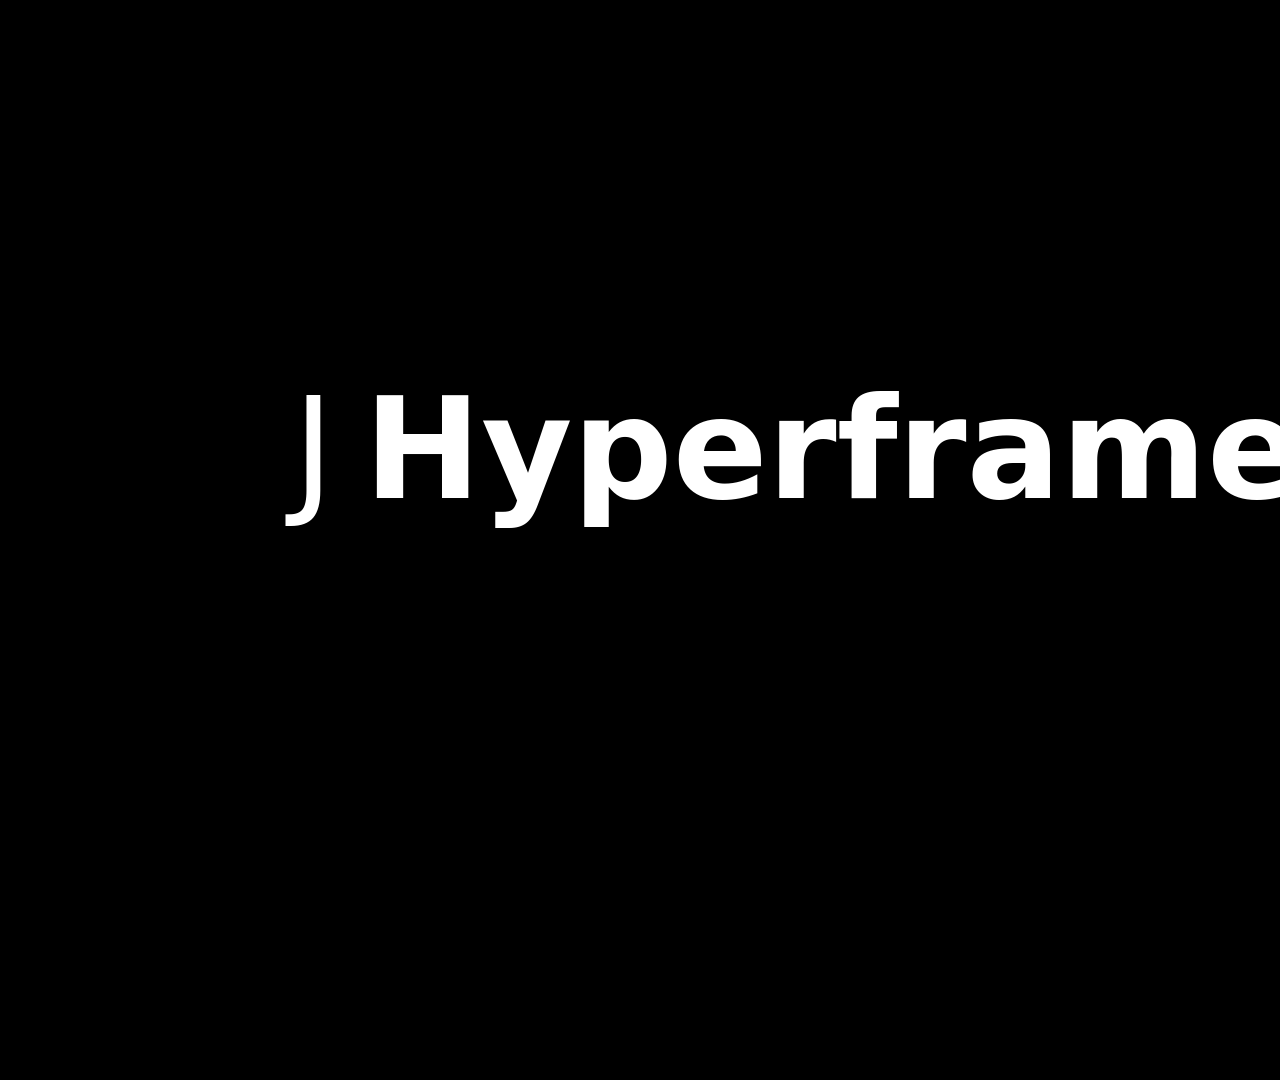
<file: .claude/skills/hyperframes-animation/examples/brand-reveal-assemble-zoom.html>
<!doctype html>
<html lang="en">
  <head>
    <meta charset="UTF-8" />
    <meta name="viewport" content="width=1920, height=1080" />
    <title>Scene 3 — Assembly Focus Reveal (hyperframes)</title>

    <!--
      HyperFrames composition.tsx.

      Choreography (5 phases, 5 seconds total):
        0.00 – 0.67s   "Just use" assembles in a discrete sequence (with hold)
        0.73 – 1.23s   Pink logo pops in with back.out elastic
        1.50 – 2.20s   "Just use" slides left + fades; container recenters around brand
        2.67 – 3.57s   Camera zooms 5.5× into the logo (scale + counter-translate)
        3.67 – 5.00s   Logo breathes (sine onUpdate, multiplicative on pop scale)

      Key differences :
        - Single paused GSAP timeline registered to window.__timelines["main"]
        - brandTextWidth measured via getBoundingClientRect after document.fonts.ready
        - HERO_FINAL_OFFSET_X derived from real measurement, not estimate
        - Breathing uses the onUpdate (multiplicative) form so it multiplies
          onto the pop scale, not a fromTo + yoyo which would overwrite the pop value
        - Three nested transform layers: zoom-scale → zoom-translate → recenter-shift
        - Logo is loaded from a static PNG asset
    -->

    <script src="https://cdn.jsdelivr.net/npm/gsap@3.14.2/dist/gsap.min.js"></script>

    <style>
      :root {
        --bg: #000000;
        --text-white: #ffffff;
        --pink: #e91e63;
      }
      * {
        margin: 0;
        padding: 0;
        box-sizing: border-box;
      }
      html,
      body {
        margin: 0;
        width: 1920px;
        height: 1080px;
        overflow: hidden;
        background: var(--bg);
        font-family: "Google Sans", "Roboto", Inter, system-ui, sans-serif;
        color: var(--text-white);
      }

      .stage {
        position: absolute;
        inset: 0;
        display: flex;
        align-items: center;
        justify-content: center;
        overflow: hidden;
      }

      /* Three nested transform layers (outer → inner) */
      .zoom-scale {
        transform-origin: center center;
        will-change: transform;
        display: flex;
        align-items: center;
        justify-content: center;
      }
      .zoom-translate {
        will-change: transform;
        display: flex;
        align-items: center;
        justify-content: center;
      }
      .recenter-shift {
        display: flex;
        align-items: center;
      }

      /* Companion text — fixed width to prevent assembly jitter */
      .companion {
        width: 600px;
        display: flex;
        justify-content: flex-end;
        margin-right: 30px;
        white-space: nowrap;
        color: var(--text-white);
        font-size: 140px;
        font-weight: 400;
        line-height: 1;
      }

      /* Brand group: text + hero icon */
      .brand-group {
        display: flex;
        align-items: center;
        gap: 20px;
      }
      .brand-text {
        color: var(--text-white);
        font-size: 140px;
        font-weight: 700;
        white-space: nowrap;
        line-height: 1;
      }
      .hero {
        display: flex;
        align-items: center;
        justify-content: center;
        width: 140px;
        height: 140px;
        /* initial scale(0) set by GSAP fromTo */
      }
      .hero .logo-mark {
        width: 100%;
        height: 100%;
        display: block;
      }

      /* Hidden probe used for text measurement */
      .measure-probe {
        position: absolute;
        left: -99999px;
        top: -99999px;
        visibility: hidden;
        white-space: pre;
      }
    </style>
  </head>
  <body>
    <div
      id="root"
      data-composition-id="main"
      data-start="0"
      data-duration="5"
      data-width="1920"
      data-height="1080"
    >
      <div
        class="stage clip"
        data-start="0"
        data-duration="5"
        data-track-index="1"
        id="brand-stage"
      >
        <div class="zoom-scale" data-layout-allow-overflow>
          <div class="zoom-translate">
            <div class="recenter-shift">
              <div class="companion">
                <span class="companion-text">J</span>
              </div>

              <div class="brand-group" data-layout-allow-overflow>
                <span class="brand-text">Hyperframes</span>
                <div class="hero">
                  <!-- Inline-SVG placeholder mark — swap for your logo image -->
                  <svg
                    class="logo-mark"
                    viewBox="0 0 100 100"
                    role="img"
                    aria-label="hyperframes logo"
                  >
                    <defs>
                      <linearGradient id="hfMark" x1="0" y1="0" x2="1" y2="1">
                        <stop offset="0" stop-color="#8b7bff" />
                        <stop offset="1" stop-color="#3ddc97" />
                      </linearGradient>
                    </defs>
                    <rect x="4" y="4" width="92" height="92" rx="22" fill="url(#hfMark)" />
                    <text
                      x="50"
                      y="63"
                      text-anchor="middle"
                      font-family="Inter, system-ui, sans-serif"
                      font-size="40"
                      font-weight="800"
                      fill="#fff"
                    >
                      HF
                    </text>
                  </svg>
                </div>
              </div>
            </div>
          </div>
        </div>
      </div>
    </div>

    <script>
      /* ================================================================
         CONSTANTS — composition dimensions baked in.
         ================================================================ */
      const W = 1920,
        H = 1080;
      const TOTAL_DURATION = 5.0;

      const COMPANION_WIDTH = 600;
      const COMPANION_GAP = 30; // margin-right on .companion
      const BRAND_FONT_SIZE = 140;
      const HERO_GAP = 20;
      const HERO_SIZE = 140;

      const TIMING = {
        // Phase 1: companion assembly
        textStart: 0.0,
        textEnd: 0.67,

        // Phase 2: hero pop
        popStart: 0.73,
        popDur: 0.5,

        // Phase 3: slide-out + recenter
        slideStart: 1.5,
        slideDur: 0.7,

        // Phase 4: zoom
        zoomStart: 2.67,
        zoomDur: 0.9,

        // Phase 5: breathing
        breathStart: 3.67,
      };

      const FINAL_RECENTER_OFFSET = -180; // pre-calculated, tuned for visual feel

      /* ================================================================
         DISCRETE TEXT SEQUENCE for the companion assembly.
         Converted from the source frame-based sequence to seconds at 30fps.
         ================================================================ */
      const SEQUENCE = [
        { t: 0.0, text: "J" },
        { t: 0.07, text: "Jus" },
        { t: 0.13, text: "Just" },
        { t: 0.27, text: "Just" }, // hold for pacing
        { t: 0.4, text: "Just u" },
        { t: 0.53, text: "Just us" },
        { t: 0.67, text: "Just use" },
      ];

      /* ================================================================
         TIMELINE — built synchronously so HyperFrames can seek it.
         ================================================================ */
      window.__timelines = window.__timelines || {};
      const tl = gsap.timeline({ paused: true });
      window.__timelines["main"] = tl;

      {
        /* Measure the brand text width with a hidden DOM probe. */
        const probe = document.createElement("span");
        probe.className = "measure-probe";
        probe.style.font = `700 ${BRAND_FONT_SIZE}px "Google Sans", "Roboto", Inter, system-ui, sans-serif`;
        probe.style.whiteSpace = "pre";
        probe.style.lineHeight = "1";
        probe.textContent = "Hyperframes"; // MUST match the rendered .brand-text casing
        document.body.appendChild(probe);
        const brandTextWidth = probe.getBoundingClientRect().width;
        probe.remove();

        /* Derive the hero's post-Phase-3 offset from viewport center.
           baseHeroOffset = (C + G + B + L) / 2     <- heroSize cancels out
           HERO_FINAL_OFFSET_X = baseHeroOffset + FINAL_RECENTER_OFFSET */
        const baseHeroOffset = (COMPANION_WIDTH + COMPANION_GAP + brandTextWidth + HERO_GAP) / 2;
        const HERO_FINAL_OFFSET_X = baseHeroOffset + FINAL_RECENTER_OFFSET;

        /* ============================================================
           PHASE 1: Discrete companion assembly
           ============================================================ */
        const textEl = document.querySelector(".companion-text");

        for (const entry of SEQUENCE) {
          tl.set(textEl, { textContent: entry.text }, entry.t);
        }

        /* ============================================================
           PHASE 2: Hero pops in (elastic)
           ============================================================ */
        tl.fromTo(
          ".hero",
          { scale: 0 },
          {
            scale: 1,
            duration: TIMING.popDur,
            ease: "back.out(2)", // spring(stiffness:200, damping:12)
          },
          TIMING.popStart,
        );

        /* ============================================================
           PHASE 3: Companion exit + container recenter
           Two concurrent tweens at the same timeline position.
           ============================================================ */
        tl.to(
          ".companion",
          {
            opacity: 0,
            x: -80,
            duration: TIMING.slideDur,
            ease: "power3.out", // spring(stiffness:100, damping:20)
          },
          TIMING.slideStart,
        );

        tl.to(
          ".recenter-shift",
          {
            x: FINAL_RECENTER_OFFSET,
            duration: TIMING.slideDur,
            ease: "power3.out",
          },
          TIMING.slideStart,
        );

        /* ============================================================
           PHASE 4: Zoom — scale (outer) + counter-translate (middle) + brand text exits.
           ============================================================ */
        tl.to(
          ".zoom-scale",
          {
            scale: 5.5,
            duration: TIMING.zoomDur,
            ease: "power2.out", // spring(stiffness:80, damping:20, mass:1.5)
          },
          TIMING.zoomStart,
        );

        tl.to(
          ".zoom-translate",
          {
            x: -HERO_FINAL_OFFSET_X,
            y: 0,
            duration: TIMING.zoomDur,
            ease: "power2.out",
          },
          TIMING.zoomStart,
        );

        // Brand text fades out + slides left so the logo gets all the zoom space.
        tl.to(
          ".brand-text",
          {
            opacity: 0,
            x: -600,
            duration: TIMING.zoomDur * 0.4,
            ease: "power2.out",
          },
          TIMING.zoomStart,
        );

        /* ============================================================
           PHASE 5: Breathing — onUpdate so it MULTIPLIES on the hero's
           final pop scale, doesn't overwrite it.
           ============================================================ */
        const heroEl = document.querySelector(".hero");
        const HERO_FINAL_SCALE = 1.0;
        const SCALE_PERIOD = 1.5; // seconds per cycle
        const SCALE_AMP = 0.04;
        const ROTATE_AMP = 2;

        const breathDur = TOTAL_DURATION - TIMING.breathStart;

        tl.to(
          { tick: 0 },
          {
            tick: 1,
            duration: breathDur,
            ease: "none",
            onUpdate: function () {
              const idleTime = Math.max(0, tl.time() - TIMING.breathStart);
              const omega = (idleTime / SCALE_PERIOD) * Math.PI * 2;
              gsap.set(heroEl, {
                scale: HERO_FINAL_SCALE * (1 + Math.sin(omega) * SCALE_AMP),
                rotation: Math.sin(omega) * ROTATE_AMP,
              });
            },
          },
          TIMING.breathStart,
        );
      }
    </script>
  </body>
</html>
</file>
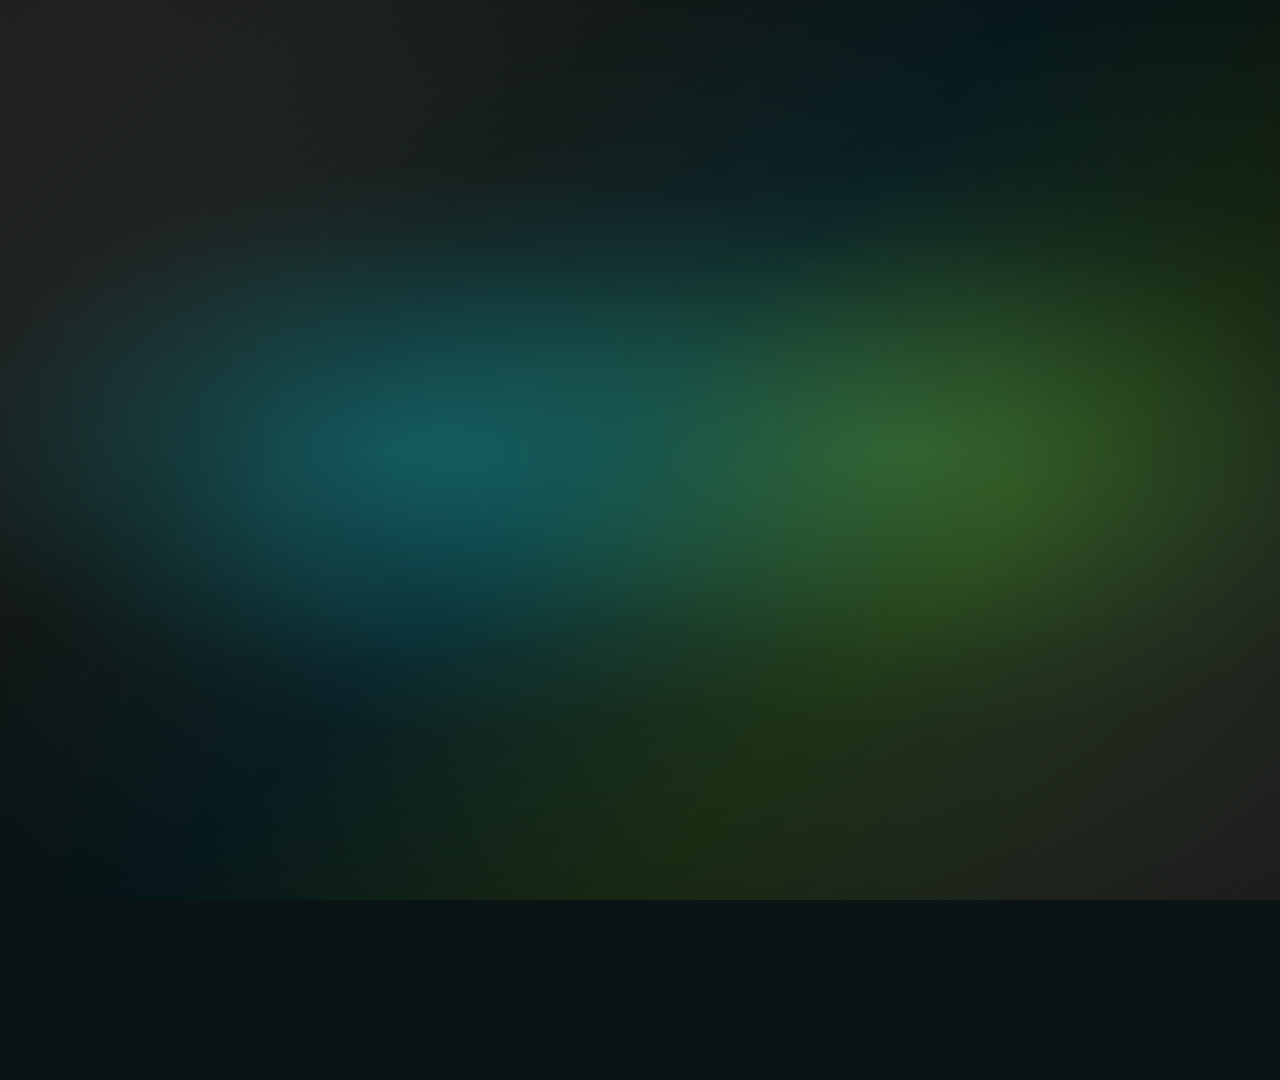
<file: .claude/skills/hyperframes-animation/examples/comparison-split-cards.html>
<!doctype html>
<html lang="en">
  <head>
    <meta charset="UTF-8" />
    <meta name="viewport" content="width=1920, height=1080" />
    <title>Scene 09 — Split Comparison Reveal</title>

    <!--
      HyperFrames composition.tsx.

      Choreography (3 phases, 5 seconds total):
        0.17 – 0.83s   Title slides down from top: "Build Video With HyperFrames"
        0.50 – 1.83s   Left card "HTML Composition" enters from left (+16° rotateY)
        0.83 – 1.83s   Right card "Render Pipeline" enters from right (-16° rotateY)
        1.67 – 2.17s   Left pill badge "Seekable Timeline" pops in with back.out(1.7)
        2.00 – 2.50s   Right pill badge "Render Ready" pops in
        0 – 5.00s      Continuous floating: cards y ±6 px / rotation ±1° (phase-opposed)
                       Badges y ±5 px (slow shared sine)
          and .card-tilt (static rotateY + float rotation) so entry and float
          don't fight on the same alias
        - All continuous floating consolidated into one shared scene-ticker onUpdate
          (6 gsap.set calls per frame, batched by the browser)
        - Phase offset Math.PI between the two cards' floats — opposed breathing
        - Card images are HyperFrames workflow mockups (no asset files needed)
        - Ambient dual-glow via two radial-gradients in a single overlay
    -->

    <script src="https://cdn.jsdelivr.net/npm/gsap@3.14.2/dist/gsap.min.js"></script>

    <style>
      :root {
        --bg-dark: #0a1415;
        --text-primary: #ffffff;
        --text-secondary: rgba(255, 255, 255, 0.65);
        --brand-cyan: #18d9e8;
        --brand-cyan-glow: rgba(24, 217, 232, 1);
        --brand-green: #7bea5a;
        --brand-green-glow: rgba(123, 234, 90, 1);
        --glass-bg: rgba(255, 255, 255, 0.08);
        --border: rgba(255, 255, 255, 0.12);
      }
      * {
        margin: 0;
        padding: 0;
        box-sizing: border-box;
      }
      html,
      body {
        margin: 0;
        width: 1920px;
        height: 1080px;
        overflow: hidden;
        background: var(--bg-dark);
        font-family:
          "Inter",
          system-ui,
          -apple-system,
          sans-serif;
        color: var(--text-primary);
      }

      .stage {
        position: absolute;
        inset: 0;
        overflow: hidden;
      }

      /* ============================================================
         BACKGROUND
         ============================================================ */
      .bg {
        position: absolute;
        inset: 0;
        background:
          radial-gradient(ellipse at 35% 50%, rgba(24, 217, 232, 0.2), transparent 45%),
          radial-gradient(ellipse at 72% 50%, rgba(123, 234, 90, 0.16), transparent 45%),
          linear-gradient(135deg, #3a3a3a 0%, #17211f 30%, #0b2328 48%, #1f3518 70%, #343434 100%);
      }

      /* ============================================================
         TITLE
         ============================================================ */
      .title {
        position: absolute;
        top: 60px;
        left: 50%;
        transform: translateX(-50%);
        font-size: 88px;
        font-weight: 700;
        color: var(--text-primary);
        text-align: center;
        letter-spacing: 0;
        white-space: nowrap;
        will-change: transform, opacity;
        /* initial opacity 0 + y -40 set via gsap.set */
      }
      .title .accent {
        color: var(--brand-cyan);
        text-shadow: 0 0 34px rgba(24, 217, 232, 0.28);
      }

      /* ============================================================
         CARDS ROW
         ============================================================ */
      .cards-row {
        position: absolute;
        top: 50%;
        left: 50%;
        transform: translate(-50%, -50%);
        display: flex;
        gap: 76px;
        padding-top: 30px;
        perspective: 980px;
        perspective-origin: 50% 42%;
        transform-style: preserve-3d;
      }

      /* Two nested wrappers per card */
      .card {
        transform-style: preserve-3d;
      }
      .card-pos {
        perspective: 980px;
        perspective-origin: 50% 45%;
        transform-style: preserve-3d;
        will-change: transform, opacity;
        /* initial x/scale/opacity set via gsap.set */
      }
      .card-tilt {
        transform-style: preserve-3d;
        will-change: transform;
        /* initial rotationY set via gsap.set */
      }
      .card-content {
        width: 720px;
        transform-style: preserve-3d;
      }
      .card-image {
        width: 100%;
        height: 500px;
        border-radius: 24px;
        overflow: hidden;
        border: 1px solid var(--border);
        position: relative;
        transform: translateZ(0) rotateX(0.01deg);
        backface-visibility: hidden;
      }
      .card-left .card-tilt {
        transform-origin: 100% 50%;
      }
      .card-right .card-tilt {
        transform-origin: 0% 50%;
      }
      .card-label {
        margin-top: 26px;
        text-align: center;
        font-size: 54px;
        font-weight: 700;
        color: var(--text-primary);
        transform: translateZ(34px);
        text-shadow: 0 0 30px rgba(24, 217, 232, 0.16);
      }
      .card-subtitle {
        margin-top: 8px;
        text-align: center;
        font-size: 24px;
        color: var(--text-secondary);
        transform: translateZ(26px);
      }

      /* Left card: shadow falls right (positive x in box-shadow = right) */
      .card-left .card-image {
        box-shadow:
          30px 30px 60px rgba(0, 0, 0, 0.45),
          0 0 60px rgba(24, 217, 232, 0.2);
      }
      /* Right card: shadow falls left */
      .card-right .card-image {
        box-shadow:
          -30px 30px 60px rgba(0, 0, 0, 0.45),
          0 0 60px rgba(123, 234, 90, 0.2);
      }

      /* ============================================================
         CARD IMAGE PLACEHOLDERS (mock UI)
         ============================================================ */
      /* Left card — HTML Composition: gradient + timed clip grid */
      .card-left .card-image {
        background: linear-gradient(
          135deg,
          rgba(12, 38, 42, 0.96) 0%,
          rgba(18, 66, 63, 0.9) 52%,
          rgba(32, 57, 38, 0.94) 100%
        );
      }
      .mock-templates {
        position: absolute;
        inset: 0;
        padding: 56px 66px;
        display: grid;
        grid-template-columns: repeat(3, 1fr);
        grid-template-rows: repeat(2, 1fr);
        gap: 22px;
        opacity: 0.22;
      }
      .mock-thumb {
        background: linear-gradient(135deg, rgba(24, 217, 232, 0.2), rgba(123, 234, 90, 0.08));
        border-radius: 14px;
        border: 1px solid rgba(255, 255, 255, 0.1);
        display: flex;
        align-items: flex-end;
        justify-content: flex-start;
        padding: 14px;
        transform: translateZ(18px);
        box-shadow: 0 14px 30px rgba(0, 0, 0, 0.18);
      }
      .mock-thumb .label {
        font-size: 18px;
        font-weight: 600;
        color: rgba(255, 255, 255, 0.8);
      }

      /* Right card — Render Pipeline: validation rows */
      .card-right .card-image {
        background: linear-gradient(
          135deg,
          rgba(23, 45, 34, 0.96) 0%,
          rgba(17, 70, 73, 0.9) 50%,
          rgba(38, 57, 45, 0.94) 100%
        );
      }
      .mock-team {
        position: absolute;
        inset: 0;
        padding: 66px 72px;
        display: flex;
        flex-direction: column;
        gap: 20px;
        justify-content: center;
        opacity: 0.24;
      }
      .mock-row {
        display: flex;
        align-items: center;
        gap: 14px;
        padding: 15px 20px;
        background: rgba(255, 255, 255, 0.06);
        border-radius: 12px;
        border: 1px solid rgba(255, 255, 255, 0.08);
        transform: translateZ(18px);
        box-shadow: 0 14px 30px rgba(0, 0, 0, 0.18);
      }
      .mock-avatar {
        width: 44px;
        height: 44px;
        border-radius: 50%;
        flex-shrink: 0;
        background: linear-gradient(135deg, var(--brand-green), var(--brand-cyan));
      }
      .mock-avatar.purple {
        background: linear-gradient(135deg, var(--brand-cyan), #38bdf8);
      }
      .mock-avatar.green {
        background: linear-gradient(135deg, var(--brand-green), var(--brand-cyan));
      }
      .mock-avatar.orange {
        background: linear-gradient(135deg, #facc15, var(--brand-green));
      }
      .mock-row .name {
        font-size: 22px;
        font-weight: 600;
        color: rgba(255, 255, 255, 0.85);
      }
      .mock-row .status {
        margin-left: auto;
        font-size: 16px;
        color: var(--brand-green);
      }

      /* ============================================================
         FLOATING BADGES
         ============================================================ */
      .badge {
        display: flex;
        align-items: center;
        gap: 12px;
        padding: 14px 22px;
        border-radius: 999px;
        background-color: var(--glass-bg);
        backdrop-filter: blur(10px);
        -webkit-backdrop-filter: blur(10px);
        will-change: transform, opacity;
        z-index: 50;
      }
      .badge-left {
        border: 1px solid rgba(24, 217, 232, 0.4);
        box-shadow: 0 0 30px rgba(24, 217, 232, 0.35);
      }
      .badge-right {
        border: 1px solid rgba(123, 234, 90, 0.4);
        box-shadow: 0 0 30px rgba(123, 234, 90, 0.35);
      }
      .badge-icon-wrap {
        width: 36px;
        height: 36px;
        border-radius: 50%;
        display: flex;
        align-items: center;
        justify-content: center;
        color: var(--bg-dark);
        flex-shrink: 0;
      }
      .badge-left .badge-icon-wrap {
        background-color: var(--brand-cyan);
      }
      .badge-right .badge-icon-wrap {
        background-color: var(--brand-green);
      }
      .badge-label {
        font-size: 24px;
        font-weight: 600;
        color: var(--text-primary);
        white-space: nowrap;
      }

      /* ============================================================
         AMBIENT GLOW + VIGNETTE
         ============================================================ */
      .ambient-glow {
        position: absolute;
        inset: 0;
        background:
          radial-gradient(ellipse at 30% 50%, var(--brand-cyan-glow) 0%, transparent 35%),
          radial-gradient(ellipse at 70% 50%, var(--brand-green-glow) 0%, transparent 35%);
        opacity: 0.13;
        pointer-events: none;
      }
      .vignette {
        position: absolute;
        inset: 0;
        background: radial-gradient(ellipse at center, transparent 40%, rgba(0, 0, 0, 0.45) 100%);
        pointer-events: none;
        z-index: 400;
      }
    </style>
  </head>
  <body>
    <div
      id="root"
      data-composition-id="main"
      data-start="0"
      data-duration="5"
      data-width="1920"
      data-height="1080"
    >
      <div
        class="stage clip"
        data-start="0"
        data-duration="5"
        data-track-index="1"
        id="scene-stage"
      >
        <div class="bg"></div>

        <!-- Title -->
        <div class="title" id="title">Build Video With <span class="accent">HyperFrames</span></div>

        <!-- Cards row -->
        <div class="cards-row">
          <!-- Left card: HTML Composition -->
          <div class="card card-left" id="card-left">
            <div class="card-pos">
              <div class="card-tilt">
                <div class="card-content">
                  <div class="card-image">
                    <div class="mock-templates">
                      <div class="mock-thumb"><span class="label">HTML</span></div>
                      <div class="mock-thumb"><span class="label">CSS</span></div>
                      <div class="mock-thumb"><span class="label">GSAP</span></div>
                      <div class="mock-thumb"><span class="label">Audio</span></div>
                      <div class="mock-thumb"><span class="label">Captions</span></div>
                      <div class="mock-thumb"><span class="label">Assets</span></div>
                    </div>
                  </div>
                  <div class="card-label">HTML Composition</div>
                  <div class="card-subtitle">Timed DOM clips, media, and motion</div>
                </div>
              </div>
            </div>
          </div>

          <!-- Right card: Render Pipeline -->
          <div class="card card-right" id="card-right">
            <div class="card-pos">
              <div class="card-tilt">
                <div class="card-content">
                  <div class="card-image">
                    <div class="mock-team">
                      <div class="mock-row">
                        <div class="mock-avatar purple"></div>
                        <span class="name">Register timeline</span>
                        <span class="status">● seekable</span>
                      </div>
                      <div class="mock-row">
                        <div class="mock-avatar green"></div>
                        <span class="name">Validate layout</span>
                        <span class="status">● clean</span>
                      </div>
                      <div class="mock-row">
                        <div class="mock-avatar orange"></div>
                        <span class="name">Render frames</span>
                        <span class="status">● stable</span>
                      </div>
                      <div class="mock-row">
                        <div class="mock-avatar"></div>
                        <span class="name">Publish MP4</span>
                        <span class="status">● ready</span>
                      </div>
                    </div>
                  </div>
                  <div class="card-label">Render Pipeline</div>
                  <div class="card-subtitle">Preview, check, render, publish</div>
                </div>
              </div>
            </div>
          </div>
        </div>

        <!-- Floating badges -->
        <div class="badge badge-left" id="badge-left">
          <div class="badge-icon-wrap">
            <svg
              width="18"
              height="18"
              viewBox="0 0 24 24"
              fill="none"
              stroke="currentColor"
              stroke-width="2"
              stroke-linecap="round"
              stroke-linejoin="round"
              aria-hidden="true"
            >
              <path d="M12 2L2 7L12 12L22 7L12 2Z" />
              <path d="M2 17L12 22L22 17" />
              <path d="M2 12L12 17L22 12" />
            </svg>
          </div>
          <span class="badge-label">Seekable Timeline</span>
        </div>

        <div class="badge badge-right" id="badge-right">
          <div class="badge-icon-wrap">
            <svg
              width="18"
              height="18"
              viewBox="0 0 24 24"
              fill="none"
              stroke="currentColor"
              stroke-width="2"
              stroke-linecap="round"
              stroke-linejoin="round"
              aria-hidden="true"
            >
              <path d="M17 21V19C17 16.7909 15.2091 15 13 15H5C2.79086 15 1 16.7909 1 19V21" />
              <circle cx="9" cy="7" r="4" />
              <path d="M23 21V19C22.9986 17.1771 21.765 15.5857 20 15.13" />
              <path
                d="M16 3.13C17.7699 3.58317 19.0078 5.17799 19.0078 7.005C19.0078 8.83201 17.7699 10.4268 16 10.88"
              />
            </svg>
          </div>
          <span class="badge-label">Render Ready</span>
        </div>

        <div class="ambient-glow"></div>
      </div>

      <div class="vignette"></div>
    </div>

    <script>
      /* ================================================================
         CONSTANTS
         ================================================================ */
      const W = 1920,
        H = 1080;
      const TOTAL_DUR = 5.0;

      const TIMING = {
        // Phase 1: title
        titleAt: 0.17,
        titleDur: 0.67,

        // Phase 2: cards
        leftAt: 0.5,
        rightAt: 0.83,
        entryDur: 0.7,
        slideDist: 100,
        baseTilt: 18,

        // Phase 3: badges
        badgeLeftAt: 1.67,
        badgeRightAt: 2.0,
        badgeEntryDur: 0.5,

        // Continuous float
        floatYSpeed: 0.02 * 30, // = 0.6 rad/sec
        floatYAmp: 6,
        floatRSpeed: 0.015 * 30, // = 0.45 rad/sec
        floatRAmp: 1,
        badgeYSpeed: 0.025 * 30, // = 0.75 rad/sec
        badgeYAmp: 5,
      };

      /* ================================================================
         BADGE POSITIONS — set via CSS left/top once (not tweened)
         ================================================================ */
      const badgeLeftEl = document.getElementById("badge-left");
      const badgeRightEl = document.getElementById("badge-right");
      badgeLeftEl.style.left = W * 0.12 + "px"; // 230 px
      badgeLeftEl.style.top = H * 0.35 + "px"; // 378 px
      badgeLeftEl.style.position = "absolute";
      badgeRightEl.style.left = W * 0.75 + "px"; // 1440 px
      badgeRightEl.style.top = H * 0.38 + "px"; // 410 px
      badgeRightEl.style.position = "absolute";

      /* ================================================================
         INITIAL STATES (via gsap.set, before the timeline runs)
         ================================================================ */
      gsap.set("#title", { opacity: 0, y: -40 });

      gsap.set("#card-left  .card-pos", { x: -TIMING.slideDist, scale: 0.8, opacity: 0, y: 0 });
      gsap.set("#card-right .card-pos", { x: TIMING.slideDist, scale: 0.8, opacity: 0, y: 0 });
      gsap.set("#card-left  .card-tilt", { rotationY: TIMING.baseTilt });
      gsap.set("#card-right .card-tilt", { rotationY: -TIMING.baseTilt });

      gsap.set(["#badge-left", "#badge-right"], { scale: 0, opacity: 0, y: 0 });

      /* ================================================================
         TIMELINE
         ================================================================ */
      window.__timelines = window.__timelines || {};
      const tl = gsap.timeline({ paused: true });
      window.__timelines["main"] = tl;

      /* ----------------------------------------------------------------
         PHASE 1: Title slides down
         ---------------------------------------------------------------- */
      tl.to(
        "#title",
        {
          opacity: 1,
          y: 0,
          duration: TIMING.titleDur,
          ease: "power3.out", // spring(stiffness:100, damping:16)
        },
        TIMING.titleAt,
      );

      /* ----------------------------------------------------------------
         PHASE 2: Cards enter from opposite sides
         ---------------------------------------------------------------- */
      tl.to(
        "#card-left .card-pos",
        {
          x: 0,
          scale: 1,
          opacity: 1,
          duration: TIMING.entryDur,
          ease: "power3.out",
        },
        TIMING.leftAt,
      );

      tl.to(
        "#card-right .card-pos",
        {
          x: 0,
          scale: 1,
          opacity: 1,
          duration: TIMING.entryDur,
          ease: "power3.out",
        },
        TIMING.rightAt,
      );

      /* ----------------------------------------------------------------
         PHASE 3: Badges pop in
         ---------------------------------------------------------------- */
      tl.to(
        "#badge-left",
        {
          scale: 1,
          opacity: 1,
          duration: TIMING.badgeEntryDur,
          ease: "back.out(1.7)",
        },
        TIMING.badgeLeftAt,
      );

      tl.to(
        "#badge-right",
        {
          scale: 1,
          opacity: 1,
          duration: TIMING.badgeEntryDur,
          ease: "back.out(1.7)",
        },
        TIMING.badgeRightAt,
      );

      /* ----------------------------------------------------------------
         CONTINUOUS FLOATING — shared scene-ticker onUpdate
         Six gsap.set calls per frame, batched by the browser.
         ---------------------------------------------------------------- */
      const leftPos = document.querySelector("#card-left  .card-pos");
      const rightPos = document.querySelector("#card-right .card-pos");
      const leftTilt = document.querySelector("#card-left  .card-tilt");
      const rightTilt = document.querySelector("#card-right .card-tilt");

      tl.to(
        { tick: 0 },
        {
          tick: 1,
          duration: TOTAL_DUR,
          ease: "none",
          onUpdate: function () {
            const t = tl.time();
            // Cards float in opposition (phase π apart).
            const lY = Math.sin(t * TIMING.floatYSpeed) * TIMING.floatYAmp;
            const lR = Math.sin(t * TIMING.floatRSpeed) * TIMING.floatRAmp;
            const rY = Math.sin(t * TIMING.floatYSpeed + Math.PI) * TIMING.floatYAmp;
            const rR = Math.sin(t * TIMING.floatRSpeed + Math.PI) * TIMING.floatRAmp;
            gsap.set(leftPos, { y: lY });
            gsap.set(rightPos, { y: rY });
            gsap.set(leftTilt, { rotationY: TIMING.baseTilt + lR });
            gsap.set(rightTilt, { rotationY: -TIMING.baseTilt + rR });

            // Badges — small shared y oscillation.
            const bY = Math.sin(t * TIMING.badgeYSpeed) * TIMING.badgeYAmp;
            gsap.set(badgeLeftEl, { y: bY });
            gsap.set(badgeRightEl, { y: bY });
          },
        },
        0,
      );
    </script>
  </body>
</html>
</file>
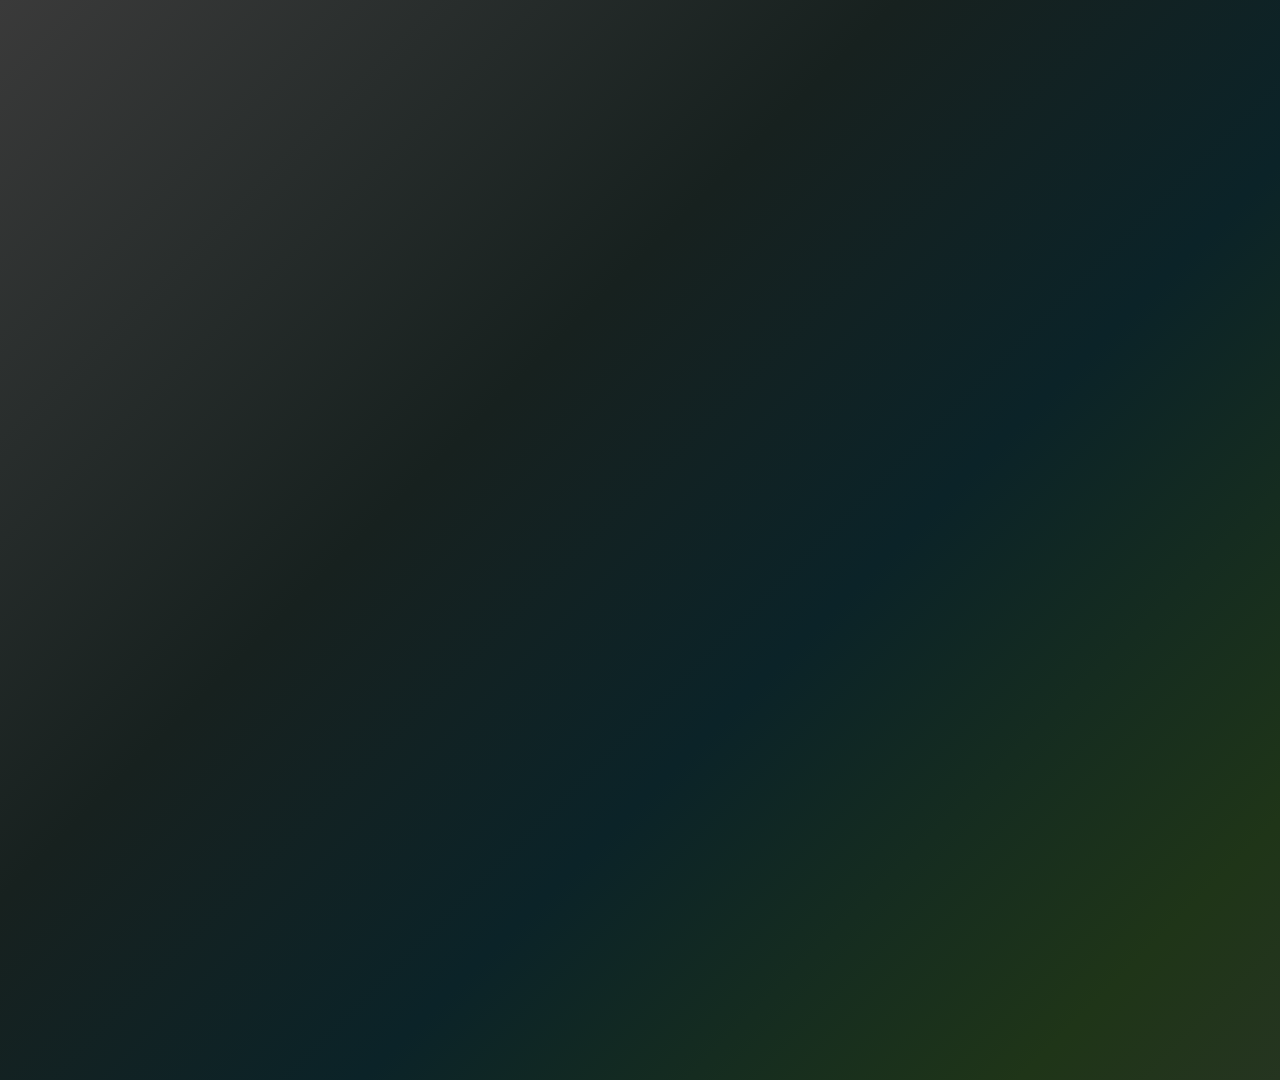
<file: .claude/skills/hyperframes-animation/examples/concept-demo-decode-pan.html>
<!doctype html>
<html lang="en">
  <head>
    <meta charset="UTF-8" />
    <meta name="viewport" content="width=1920, height=1080" />
    <title>Scene 7 — HyperFrames Decrypt Pan Track</title>

    <!--
      HyperFrames composition.tsx.

      Choreography (4 phases, 7 seconds total):
        0.0 – 0.7s   Shot 1 static text fades in + rises ("HyperFrames renders")
        0.7 – 1.6s   Hacker-flip decodes the accent word ("video")
        2.8 – 3.5s   Horizontal pan to Shot 2 with parallax exit + scale-in
        3.7 – 6.1s   Cursor-tracked typing: "HTML, CSS and JS become MP4"
          (NOT @the source/layout-utils, NOT a charWidthRatio constant)
        - Bar width pre-allocated from the full text — never tweened
        - Camera follows cursor by tweening the strip's `x`, with a piecewise
          Math.min(initialOffset, trackingOffset) for the two-phase camera
        - Hacker-flip glyph flicker via deterministic int hash, not Math.random
    -->

    <script src="https://cdn.jsdelivr.net/npm/gsap@3.14.2/dist/gsap.min.js"></script>

    <style>
      :root {
        --bg: linear-gradient(
          135deg,
          #3a3a3a 0%,
          #17211f 30%,
          #0b2328 48%,
          #1f3518 70%,
          #343434 100%
        );
        --text-dark: #f8fafc;
        --text-highlight: #18d9e8;
        --text-highlight-2: #7bea5a;
        --search-bg: rgba(14, 24, 23, 0.82);
        --cursor: #7bea5a;
      }

      * {
        margin: 0;
        padding: 0;
        box-sizing: border-box;
      }
      html,
      body {
        margin: 0;
        width: 1920px;
        height: 1080px;
        overflow: hidden;
        background: var(--bg);
        font-family:
          "Inter",
          system-ui,
          -apple-system,
          sans-serif;
        color: var(--text-dark);
      }

      .viewport {
        position: absolute;
        inset: 0;
        overflow: hidden;
      }
      .strip {
        display: flex;
        height: 100%;
        will-change: transform;
      }
      .shot {
        width: 1920px;
        height: 100%;
        position: relative;
        flex-shrink: 0;
      }

      /* ============================================================
         SHOT 1 — "HyperFrames renders video"
         ============================================================ */
      .shot1-content {
        position: absolute;
        inset: 0;
        display: flex;
        align-items: center;
        justify-content: center;
        opacity: 0; /* GSAP fromTo fades in */
      }
      .shot1-row {
        display: flex;
        align-items: baseline;
        gap: 0.4em;
        font-size: 130px;
      }
      .shot1-static {
        font-weight: 500;
        color: var(--text-dark);
        text-shadow: 0 0 36px rgba(24, 217, 232, 0.18);
      }
      .shot1-accent {
        font-weight: 700;
        display: flex;
        perspective: 800px; /* required for the per-glyph rotateX */
      }
      .flip-glyph {
        position: relative;
        display: inline-block;
        min-width: 0;
      }
      .flip-glyph.space {
        min-width: 0.4em;
      }
      .flip-glyph .ghost {
        opacity: 0;
      }
      .flip-glyph .anim {
        position: absolute;
        left: 0;
        top: 0;
        width: 100%;
        color: var(--text-highlight);
        background: linear-gradient(135deg, var(--text-highlight) 0%, var(--text-highlight-2) 100%);
        -webkit-background-clip: text;
        background-clip: text;
        -webkit-text-fill-color: transparent;
        filter: drop-shadow(0 0 24px rgba(24, 217, 232, 0.32))
          drop-shadow(0 0 36px rgba(123, 234, 90, 0.22));
        opacity: 0;
        transform: perspective(600px) rotateX(90deg);
        transform-origin: bottom;
        backface-visibility: hidden;
      }

      /* ============================================================
         SHOT 2 — Search bar with cursor-tracked typing
         ============================================================ */
      .shot2-bar {
        position: absolute;
        top: 50%;
        /* left set by JS once we know the bar's world coordinate */
        height: 240px;
        background: var(--search-bg);
        border: 1px solid rgba(123, 234, 90, 0.22);
        box-shadow:
          0 0 60px rgba(24, 217, 232, 0.2),
          0 0 96px rgba(123, 234, 90, 0.14),
          inset 0 0 32px rgba(24, 217, 232, 0.08);
        border-radius: 999px;
        display: flex;
        align-items: center;
        padding-left: 120px;
        padding-right: 180px;
        opacity: 0; /* GSAP fromTo fades in */
        transform-origin: left center;
      }
      .search-text {
        font-size: 120px;
        font-weight: 400;
        color: var(--text-dark);
        text-shadow: 0 0 24px rgba(248, 250, 252, 0.16);
        white-space: pre;
        line-height: 1;
      }
      .search-cursor {
        font-size: 120px;
        color: var(--cursor);
        text-shadow: 0 0 26px rgba(123, 234, 90, 0.42);
        margin-left: 4px;
        font-weight: 300;
        line-height: 1;
      }

      /* Hidden probe used by measureNodeWidth */
      .measure-probe {
        position: absolute;
        left: -99999px;
        top: -99999px;
        visibility: hidden;
        white-space: pre;
      }
    </style>
  </head>
  <body>
    <div
      id="root"
      data-composition-id="main"
      data-start="0"
      data-duration="7"
      data-width="1920"
      data-height="1080"
    >
      <div class="viewport" data-layout-allow-overflow>
        <div class="strip" data-layout-allow-overflow>
          <!-- =====================================================
               SHOT 1 — "HyperFrames renders video"
               ===================================================== -->
          <div
            id="shot-decode"
            class="shot shot1 clip"
            data-start="0"
            data-duration="3.5"
            data-track-index="1"
          >
            <div class="shot1-content">
              <div class="shot1-row">
                <span class="shot1-static">HyperFrames renders</span>
                <span class="shot1-accent" aria-label="video">
                  <!-- .flip-glyph spans generated by JS -->
                </span>
              </div>
            </div>
          </div>

          <!-- =====================================================
               SHOT 2 — Search bar typing
               ===================================================== -->
          <div
            id="shot-typing"
            class="shot shot2 clip"
            data-start="2.5"
            data-duration="4.5"
            data-track-index="2"
          >
            <div class="shot2-bar">
              <span class="search-text"></span><span class="search-cursor">_</span>
            </div>
          </div>
        </div>
      </div>
    </div>

    <script>
      /* ================================================================
         CONSTANTS — all baked at setup time.
         ================================================================ */
      const W = 1920,
        H = 1080;
      const COMPOSITION_DURATION = 7;
      const FPS_HASH = 60; // synthetic clock for the flicker hash

      const TIMING = {
        // Phase 1: shot1 text fades in + rises
        shot1EntryStart: 0.0,
        shot1EntryDur: 0.67,

        // Phase 2: hacker-flip "video"
        flipStart: 0.7,
        flipStagger: 0.066, // ~2 frames at 30fps per glyph
        flipDuration: 0.55,

        // Phase 3: horizontal pan
        panStart: 2.83,
        panDuration: 0.67,

        // Phase 4: cursor-tracked typing
        typingStart: 3.67, // panStart + panDuration + 0.17 buffer
        charRate: 0.083, // seconds per character (~2.5 frames at 30fps)
      };

      const FULL_TEXT = "HTML, CSS and JS become MP4";
      const FONT_SIZE = 120;
      const PADDING_LEFT = 120;
      const PADDING_RIGHT = 180;
      const CURSOR_VIS_W = FONT_SIZE * 0.6; // visual cursor width approximation
      const CURSOR_TARGET = W * 0.7; // screen X where cursor locks
      const BAR_LEFT_MARGIN = 80; // initial left margin in Phase 4
      const PARALLAX_DIST = 400; // px Shot 1 moves extra during pan

      /* ================================================================
         BUILD DOM — flip glyphs (Shot 1) generated synchronously.
         The accent text is "video" → 5 glyphs.
         ================================================================ */
      const accentEl = document.querySelector(".shot1-accent");
      const ACCENT_WORD = "video";
      ACCENT_WORD.split("").forEach((char, index) => {
        const span = document.createElement("span");
        span.className = "flip-glyph" + (char === " " ? " space" : "");
        span.dataset.char = char;
        span.dataset.index = String(index);
        // Each glyph needs its own font-size to match the surrounding row.
        span.style.fontSize = "130px";
        const ghost = document.createElement("span");
        ghost.className = "ghost";
        ghost.textContent = char === " " ? " " : char;
        const anim = document.createElement("span");
        anim.className = "anim";
        anim.textContent = char === " " ? " " : char;
        span.append(ghost, anim);
        accentEl.appendChild(span);
      });

      /* ================================================================
         TEXT MEASUREMENT — uses a hidden DOM probe so we capture
         real letter-spacing, kerning, and font-feature widths.
         Must run AFTER document.fonts.ready.
         ================================================================ */
      function measureNodeWidth(text, font) {
        const probe = document.createElement("span");
        probe.className = "measure-probe";
        probe.style.font = font;
        probe.style.whiteSpace = "pre";
        probe.textContent = text;
        document.body.appendChild(probe);
        const width = probe.getBoundingClientRect().width;
        probe.remove();
        return width;
      }

      /* ================================================================
         TIMELINE BUILD — fires after fonts are ready so measurements
         use the real rendered metrics, not fallback fonts.
         ================================================================ */
      window.__timelines = window.__timelines || {};
      const tl = gsap.timeline({ paused: true });

      // Register early so HF can find it; tweens are added below.
      window.__timelines["main"] = tl;

      document.fonts.ready.then(() => {
        const searchFont = `400 ${FONT_SIZE}px Inter, system-ui, sans-serif`;
        const fullTextWidth = measureNodeWidth(FULL_TEXT, searchFont);
        const barWidth = PADDING_LEFT + fullTextWidth + CURSOR_VIS_W + PADDING_RIGHT;

        // Pre-allocate the bar's final width — no width tweens ever.
        const barEl = document.querySelector(".shot2-bar");
        barEl.style.width = barWidth + "px";

        // Initial bar position in Shot 2's local space.
        // We position it at LEFT_MARGIN from the shot's left edge.
        barEl.style.left = BAR_LEFT_MARGIN + "px";
        barEl.style.transform = "translateY(-50%)"; // vertical center

        // ============================================================
        // PHASE 1: Shot 1 text fade in + rise
        // ============================================================
        tl.fromTo(
          ".shot1-content",
          { opacity: 0, y: 30 },
          {
            opacity: 1,
            y: 0,
            duration: TIMING.shot1EntryDur,
            ease: "power2.out",
          },
          TIMING.shot1EntryStart,
        );

        // ============================================================
        // PHASE 2: Hacker-flip "video"
        // ============================================================
        const CHAR_POOL = "abcdefghijklmnopqrstuvwxyz";
        const FLICKER = 3;
        const REVEAL_AT = 0.6;

        // Deterministic 32-bit mix — replaces Math.random / seeded RNG.
        function pseudoHash(i, t) {
          return ((i * 374761393 + t * 668265263) >>> 0) % CHAR_POOL.length;
        }

        document.querySelectorAll(".flip-glyph").forEach((glyph) => {
          const index = Number(glyph.dataset.index);
          const real = glyph.dataset.char === " " ? " " : glyph.dataset.char;
          const anim = glyph.querySelector(".anim");
          const start = TIMING.flipStart + index * TIMING.flipStagger;

          tl.fromTo(
            anim,
            { rotationX: 90, opacity: 0, "--p": 0 },
            {
              rotationX: 0,
              opacity: 1,
              "--p": 1,
              duration: TIMING.flipDuration,
              ease: "back.out(1.6)", // spring(stiffness:150, damping:14)
              onUpdate: function () {
                const p = Number(gsap.getProperty(anim, "--p"));
                if (p >= REVEAL_AT) {
                  if (anim.textContent !== real) anim.textContent = real;
                } else {
                  const localFrame = Math.floor((tl.time() - start) * FPS_HASH);
                  const bucket = Math.max(0, Math.floor(localFrame / FLICKER));
                  anim.textContent = CHAR_POOL[pseudoHash(index, bucket)];
                }
              },
            },
            start,
          );
        });

        // ============================================================
        // PHASE 3: Horizontal pan + parallax exit + Shot 2 entry
        // All three tweens at the same timeline position run in parallel.
        // ============================================================
        // (a) Camera pan — strip slides one full viewport left.
        tl.to(
          ".strip",
          {
            x: -W,
            duration: TIMING.panDuration,
            ease: "power3.inOut", // cinematic slow-in-slow-out
          },
          TIMING.panStart,
        );

        // (b) Shot 1 parallax exit — content moves EXTRA -PARALLAX_DIST.
        tl.to(
          ".shot1-content",
          {
            x: -PARALLAX_DIST,
            duration: TIMING.panDuration,
            ease: "power3.inOut",
          },
          TIMING.panStart,
        );

        // Shot 1 fades out partway through the pan so the eye lands on Shot 2.
        tl.to(
          ".shot1-content",
          {
            opacity: 0,
            duration: TIMING.panDuration * 0.4,
            ease: "power2.out",
          },
          TIMING.panStart,
        );

        // (c) Shot 2 bar entry — fade + scale with mild overshoot ("landing").
        tl.fromTo(
          ".shot2-bar",
          { opacity: 0, scale: 0.8 },
          {
            opacity: 1,
            scale: 1,
            duration: TIMING.panDuration,
            ease: "back.out(1.2)",
          },
          TIMING.panStart,
        );

        // ============================================================
        // PHASE 4: Cursor-tracked typing.
        //
        // The strip is now at x = -W (Shot 2 fully on screen). For the
        // cursor-track effect we'll *further* shift the strip by a piecewise
        // amount: hold initial offset while the empty bar's cursor is left
        // of CURSOR_TARGET, then follow once typing pushes it past.
        // ============================================================
        const searchTextEl = document.querySelector(".search-text");
        const stripEl = document.querySelector(".strip");

        const CURSOR_WIDTH_HALF = CURSOR_VIS_W / 2;
        const STRIP_BASE_X = -W; // strip's x at the end of Phase 3

        // Initial Phase-4 offset = 0 (no additional shift on top of -W).
        // i.e. bar already sits at BAR_LEFT_MARGIN inside Shot 2.
        const INITIAL_OFFSET = 0;

        // Typing driver — a clock that runs from 0 to FULL_TEXT.length.
        const typingProxy = { progress: 0 };
        const typingDur = FULL_TEXT.length * TIMING.charRate;
        const typingEnd = TIMING.typingStart + typingDur;
        const postTypingHold = Math.max(0, COMPOSITION_DURATION - typingEnd);

        tl.to(
          typingProxy,
          {
            progress: FULL_TEXT.length,
            duration: typingDur,
            ease: "none",
            onUpdate: function () {
              const charsTyped = Math.min(FULL_TEXT.length, Math.floor(typingProxy.progress));
              const visibleText = FULL_TEXT.slice(0, charsTyped);
              if (searchTextEl.textContent !== visibleText) {
                searchTextEl.textContent = visibleText;
              }

              // Measure current visible width to compute cursor screen position.
              // Cheap because Inter's metrics are cached after the first call.
              const visibleW =
                visibleText.length === 0 ? 0 : measureNodeWidth(visibleText, searchFont);

              // Cursor X in *Shot 2's* coordinate system:
              //   shot left edge → bar left edge (BAR_LEFT_MARGIN)
              //                  → cursor within bar (PADDING_LEFT + visibleW + CURSOR_WIDTH_HALF)
              const cursorXInShot2 = BAR_LEFT_MARGIN + PADDING_LEFT + visibleW + CURSOR_WIDTH_HALF;

              // For the cursor to land at CURSOR_TARGET on the *screen*, the
              // strip must be shifted by:
              //   stripX = CURSOR_TARGET - cursorXInShot2 - W   (the -W accounts
              //   for Shot 2 being the SECOND shot in the strip)
              const trackingStripX = CURSOR_TARGET - cursorXInShot2 - W;

              // Piecewise: hold STRIP_BASE_X + INITIAL_OFFSET until tracking
              // would pan FURTHER LEFT than the base, then follow.
              const finalStripX = Math.min(STRIP_BASE_X + INITIAL_OFFSET, trackingStripX);

              gsap.set(stripEl, { x: finalStripX });
            },
          },
          TIMING.typingStart,
        );

        if (postTypingHold > 0) {
          tl.to(
            ".search-cursor",
            {
              opacity: 0.22,
              duration: postTypingHold / 2,
              repeat: 1,
              yoyo: true,
              ease: "none",
            },
            typingEnd,
          );
        }
      });
    </script>
  </body>
</html>
</file>
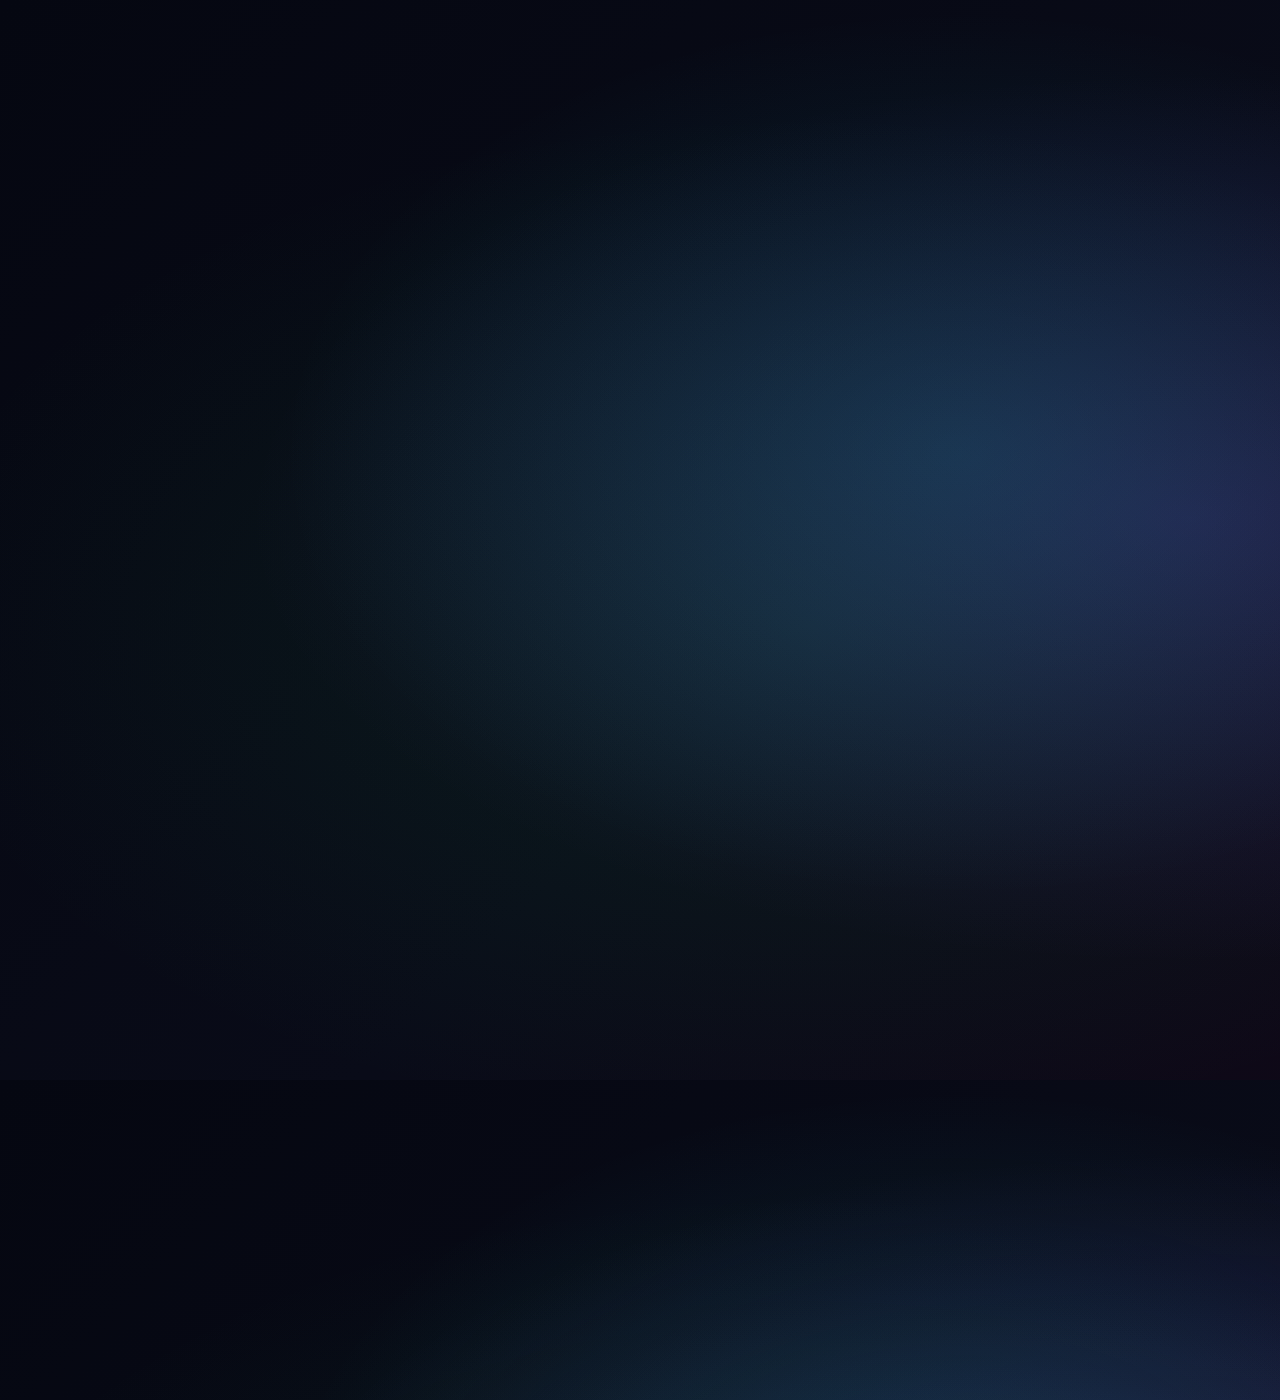
<file: .claude/skills/hyperframes-animation/examples/cta-morph-press.html>
<!doctype html>
<html lang="en">
  <head>
    <meta charset="UTF-8" />
    <meta name="viewport" content="width=1920, height=1080" />
    <title>Scene 10 — HyperFrames Morph Press Interact</title>

    <!--
      HyperFrames composition.tsx.

      Choreography (4 phases, 5.5 seconds total):
        0.17 – 0.64s   Hero "HyperFrames" + logo asset fade up (opacity + y rise)
        0.17 – 5.50s   Logo asset rotates ±4° continuously (sine onUpdate)
        2.17 – 2.62s   Hero shrinks (1 → 0.6) and fades (1 → 0)
        2.17 – 2.62s   "Build video from HTML" CTA pill pops in with back.out(2) overshoot
        2.33 – 2.66s   CTA text fades + lifts into place (after container is recognizable)
        2.83s          Cursor hard-cuts in at off-screen bottom-right
        2.83 – 3.83s   Cursor approaches via spring path to (W/2 + 120, H/2 + 50)
        3.83 – 3.98s   Click DOWN: both cursor and CTA compress to scale 0.9 (sync)
        4.17 – 4.42s   Click UP: both return to scale 1.0 (sync)
          DOM + GSAP opacity tweens; z-index keeps incoming above outgoing
        - Press synchronization uses single GSAP target array ["#cta", "#cursor"]
          to guarantee perfectly identical tween values
        - Cursor opacity uses a 0.001-second fromTo for hard-cut step change
        - Logo uses a local static image asset referenced with a plain URL
        - Breathing rotation only on the logo, not on the whole hero (avoids
          conflict with the morph exit scale tween)
    -->

    <script src="https://cdn.jsdelivr.net/npm/gsap@3.14.2/dist/gsap.min.js"></script>

    <style>
      :root {
        --hf-bg: #050711;
        --hf-bg-2: #0b1020;
        --hf-ink: #f8fafc;
        --hf-muted: #cbd5e1;
        --hf-purple: #7c3aed;
        --hf-purple-soft: #a78bfa;
        --hf-cyan: #18d9e8;
        --hf-green: #22c55e;
        --hf-glass: rgba(248, 250, 252, 0.08);
        --white: #ffffff;
      }
      * {
        margin: 0;
        padding: 0;
        box-sizing: border-box;
      }
      html,
      body {
        margin: 0;
        width: 1920px;
        height: 1080px;
        overflow: hidden;
        background:
          radial-gradient(ellipse at 50% 42%, rgba(24, 217, 232, 0.14), transparent 50%),
          radial-gradient(ellipse at 62% 48%, rgba(124, 58, 237, 0.2), transparent 56%),
          radial-gradient(ellipse at 42% 58%, rgba(34, 197, 94, 0.1), transparent 58%),
          linear-gradient(135deg, #050711 0%, #090b18 48%, #120717 100%);
        font-family:
          "Inter",
          system-ui,
          -apple-system,
          sans-serif;
        color: var(--hf-ink);
      }

      .stage {
        position: absolute;
        inset: 0;
        display: flex;
        align-items: center;
        justify-content: center;
      }

      /* ============================================================
         HERO LOCKUP (Phase 1 — exits during morph)
         ============================================================ */
      .hero {
        position: absolute;
        width: 100%;
        height: 100%;
        display: flex;
        align-items: center;
        justify-content: center;
        gap: 54px;
        will-change: transform, opacity;
      }
      .hero-text {
        font-size: 220px;
        font-weight: 800;
        color: var(--hf-ink);
        letter-spacing: 0;
        line-height: 1;
        margin: 0;
        text-shadow:
          0 0 34px rgba(167, 139, 250, 0.18),
          0 0 72px rgba(24, 217, 232, 0.1);
      }
      .hero-text .brand-accent {
        color: var(--hf-purple-soft);
        text-shadow:
          0 0 34px rgba(124, 58, 237, 0.45),
          0 0 82px rgba(167, 139, 250, 0.22);
      }
      .hero-logo {
        width: 300px;
        height: 300px;
        margin-left: 8px;
        will-change: transform;
        display: flex;
        align-items: center;
        justify-content: center;
      }
      .hero-logo .logo-mark {
        width: 100%;
        height: 100%;
        display: block;
        border-radius: 36px;
        box-shadow:
          0 0 64px rgba(24, 217, 232, 0.32),
          0 0 112px rgba(34, 197, 94, 0.18),
          0 0 150px rgba(124, 58, 237, 0.12);
      }

      /* ============================================================
         CTA PILL (Phase 2 — pops in during morph)
         ============================================================ */
      .cta {
        background: linear-gradient(
          135deg,
          rgba(124, 58, 237, 0.96) 0%,
          rgba(24, 217, 232, 0.9) 48%,
          rgba(34, 197, 94, 0.96) 100%
        );
        padding: 70px 200px;
        border-radius: 200px;
        display: flex;
        align-items: center;
        justify-content: center;
        overflow: hidden;
        border: 1px solid rgba(24, 217, 232, 0.55);
        box-shadow:
          0 24px 60px rgba(0, 0, 0, 0.42),
          0 0 72px rgba(24, 217, 232, 0.24),
          0 0 120px rgba(124, 58, 237, 0.24),
          inset 0 1px 0 rgba(255, 255, 255, 0.24),
          inset 0 0 34px var(--hf-glass);
        will-change: transform, opacity;
        /* initial scale 0 + opacity 0 set by gsap.set() */
      }
      .cta-text {
        color: var(--hf-bg);
        font-size: 110px;
        font-weight: 700;
        white-space: nowrap;
        text-shadow:
          0 1px 0 rgba(255, 255, 255, 0.3),
          0 0 22px rgba(255, 255, 255, 0.12);
        will-change: transform, opacity;
        /* initial opacity 0 + y 10 set by gsap.set() */
      }

      /* ============================================================
         CURSOR (Phase 3 — hard-cuts in)
         ============================================================ */
      .cursor {
        position: absolute;
        left: 0;
        top: 0;
        width: 120px;
        height: 120px;
        will-change: transform, opacity;
        /* initial x/y/opacity set by gsap.set() */
      }
      .cursor .cursor-svg {
        width: 100%;
        height: 100%;
        display: block;
      }
    </style>
  </head>
  <body>
    <div
      id="root"
      data-composition-id="main"
      data-start="0"
      data-duration="5.5"
      data-width="1920"
      data-height="1080"
    >
      <div class="stage clip" data-start="0" data-duration="5.5" data-track-index="1" id="stage">
        <!-- =====================================================
             HERO LOCKUP — "HyperFrames" + logo
             ===================================================== -->
        <div
          class="hero clip"
          id="hero"
          data-start="0"
          data-duration="2.62"
          data-track-index="2"
          data-layout-allow-overflow
          aria-hidden="true"
        >
          <h1 class="hero-text">Hyper<span class="brand-accent">Frames</span></h1>
          <div class="hero-logo" id="hero-logo">
            <!-- Inline-SVG placeholder mark — swap for your logo image -->
            <svg class="logo-mark" viewBox="0 0 100 100" role="img" aria-label="HyperFrames">
              <defs>
                <linearGradient id="hfMark" x1="0" y1="0" x2="1" y2="1">
                  <stop offset="0" stop-color="#8b7bff" />
                  <stop offset="1" stop-color="#3ddc97" />
                </linearGradient>
              </defs>
              <rect x="4" y="4" width="92" height="92" rx="22" fill="url(#hfMark)" />
              <text
                x="50"
                y="63"
                text-anchor="middle"
                font-family="Inter, system-ui, sans-serif"
                font-size="40"
                font-weight="800"
                fill="#fff"
              >
                HF
              </text>
            </svg>
          </div>
        </div>

        <!-- =====================================================
             CTA PILL — "Build video from HTML"
             ===================================================== -->
        <div class="cta" id="cta">
          <span class="cta-text">Build video from HTML</span>
        </div>

        <!-- =====================================================
             CURSOR — inline SVG arrow with drop-shadow
             ===================================================== -->
        <div class="cursor" id="cursor">
          <svg
            class="cursor-svg"
            viewBox="0 0 24 24"
            fill="none"
            xmlns="http://www.w3.org/2000/svg"
            aria-hidden="true"
          >
            <defs>
              <filter id="cursorShadow" x="-50%" y="-50%" width="200%" height="200%">
                <feDropShadow dx="2" dy="4" stdDeviation="3" flood-opacity="0.3" />
              </filter>
            </defs>
            <path
              d="M5.5 3.5L19 10.5L11.5 12.5L15.5 19.5L13.5 20.5L9.5 13.5L5.5 17.5V3.5Z"
              fill="#050711"
              stroke="#f8fafc"
              stroke-width="1.5"
              stroke-linejoin="round"
              filter="url(#cursorShadow)"
            />
          </svg>
        </div>
      </div>
    </div>

    <script>
      /* ================================================================
         TIMING
         ================================================================ */
      const W = 1920,
        H = 1080;
      const TOTAL_DUR = 5.5;

      const TIMING = {
        introStart: 0.17, // ~5 frames at 30 fps
        introDur: 0.47, // hero enter spring settle

        morphAt: 2.17, // ~65 frames
        morphExitDur: 0.5,
        morphFadeDur: 0.15, // 30% of exit
        morphEntDur: 0.45, // CTA pop-in

        textRevealAt: 2.33, // morph + 0.17 s
        textRevealDur: 0.33,

        cursorEnterAt: 2.83,
        cursorPathDur: 1.0,

        clickDownAt: 3.83,
        clickDownDur: 0.15,
        clickUpAt: 4.17,
        clickUpDur: 0.25,

        pressIntensity: 0.1,
      };

      /* ================================================================
         INITIAL STATES (via gsap.set, before the timeline runs)
         ================================================================ */
      // Hero: starts at opacity 0, y +40 (will fade up)
      gsap.set("#hero", { opacity: 0, y: 40 });

      // CTA: starts invisible (scale 0, opacity 0) — morph pops it in
      gsap.set("#cta", { scale: 0, opacity: 0 });

      // CTA text: starts at opacity 0 + y 10 — reveals after container is recognizable
      gsap.set(".cta-text", { opacity: 0, y: 10 });

      // Cursor: starts off-screen bottom-right + invisible + scale 1 baseline
      gsap.set("#cursor", {
        x: W + 100,
        y: H + 200,
        scale: 1,
        opacity: 0,
      });

      /* ================================================================
         TIMELINE
         ================================================================ */
      window.__timelines = window.__timelines || {};
      const tl = gsap.timeline({ paused: true });
      window.__timelines["main"] = tl;

      /* ----------------------------------------------------------------
         PHASE 1: Hero entrance + breathing rotation on logo
         ---------------------------------------------------------------- */
      tl.to(
        "#hero",
        {
          opacity: 1,
          y: 0,
          duration: TIMING.introDur,
          ease: "power3.out", // spring(stiffness:120, damping:14)
        },
        TIMING.introStart,
      );

      // Continuous breathing rotation on the logo. ±4° over ~6.3 s period.
      // For a 5.5 s composition this is just under one cycle — subtle but alive.
      // Use Form 2 (onUpdate reading tl.time) per sine-wave-loop rule.
      const logoEl = document.querySelector("#hero-logo");
      tl.to(
        { tick: 0 },
        {
          tick: 1,
          duration: TOTAL_DUR,
          ease: "none",
          onUpdate: function () {
            const t = tl.time();
            gsap.set(logoEl, { rotation: Math.sin(t * 1.0) * 4 });
          },
        },
        0,
      );

      /* ----------------------------------------------------------------
         PHASE 2: Scale-swap morph
         Three concurrent tween clusters from MORPH_AT.
         ---------------------------------------------------------------- */
      // (1) Hero shrinks
      tl.to(
        "#hero",
        {
          scale: 0.6,
          duration: TIMING.morphExitDur,
          ease: "power3.out", // spring(stiffness:150, damping:18)
        },
        TIMING.morphAt,
      );

      // (2) Hero fades fast (30% of shrink dur)
      tl.to(
        "#hero",
        {
          opacity: 0,
          duration: TIMING.morphFadeDur,
          ease: "power2.out",
        },
        TIMING.morphAt,
      );

      tl.set(
        "#hero",
        {
          x: -4000,
        },
        TIMING.morphAt + TIMING.morphFadeDur,
      );

      // (3) CTA pops in with overshoot
      tl.to(
        "#cta",
        {
          scale: 1,
          opacity: 1,
          duration: TIMING.morphEntDur,
          ease: "back.out(2)", // spring(stiffness:200, damping:15, mass:0.6)
        },
        TIMING.morphAt,
      );

      // (4) CTA text reveals after container reaches recognizable scale
      tl.to(
        ".cta-text",
        {
          opacity: 1,
          y: 0,
          duration: TIMING.textRevealDur,
          ease: "power2.out",
        },
        TIMING.textRevealAt,
      );

      /* ----------------------------------------------------------------
         PHASE 3: Cursor entry + motion path
         ---------------------------------------------------------------- */
      // Hard-cut opacity (cursors don't fade in — they appear).
      // 0.001 s tween creates a step change that scrubs correctly.
      tl.fromTo(
        "#cursor",
        { opacity: 0 },
        { opacity: 1, duration: 0.001, ease: "none" },
        TIMING.cursorEnterAt,
      );

      // Spring-driven approach to a target slightly offset from center
      // (where a human would naturally aim — not dead-center).
      tl.to(
        "#cursor",
        {
          x: W / 2 + 120,
          y: H / 2 + 50,
          duration: TIMING.cursorPathDur,
          ease: "power2.out", // spring(stiffness:60, damping:20)
        },
        TIMING.cursorEnterAt,
      );

      /* ----------------------------------------------------------------
         PHASE 4: Physics-based press
         Both CTA and cursor compress together — single target array.
         ---------------------------------------------------------------- */
      // Press DOWN — both elements compress to (1 - intensity)
      tl.to(
        ["#cta", "#cursor"],
        {
          scale: 1 - TIMING.pressIntensity,
          duration: TIMING.clickDownDur,
          ease: "power3.out", // spring(stiffness:300, damping:20)
        },
        TIMING.clickDownAt,
      );

      // RELEASE — back to scale 1.0
      tl.to(
        ["#cta", "#cursor"],
        {
          scale: 1.0,
          duration: TIMING.clickUpDur,
          ease: "power2.out", // spring(stiffness:200, damping:15)
        },
        TIMING.clickUpAt,
      );
    </script>
  </body>
</html>
</file>
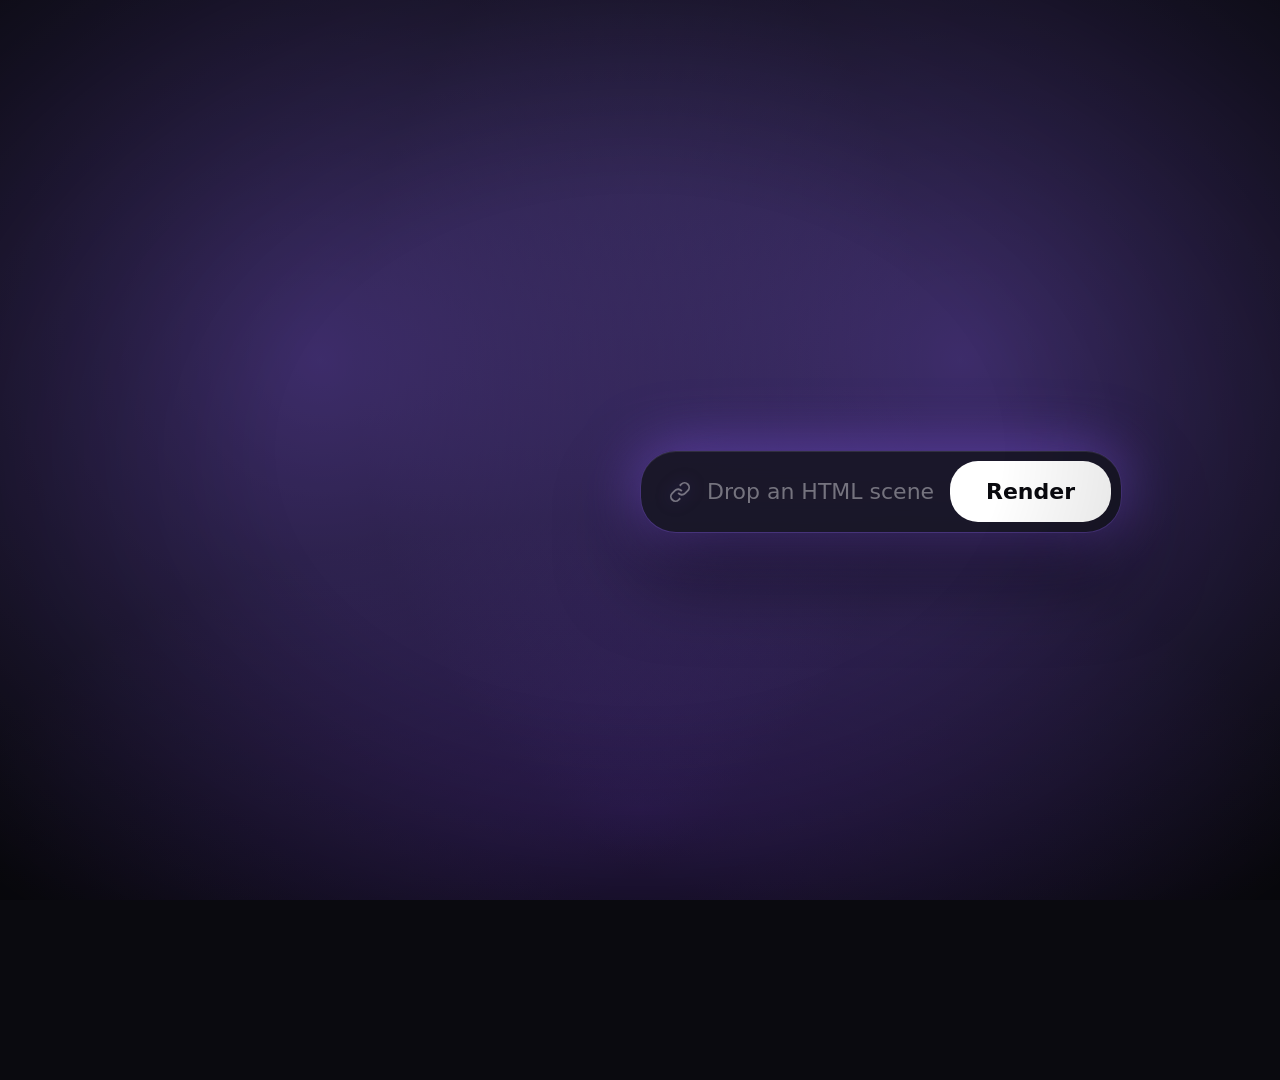
<file: .claude/skills/hyperframes-animation/examples/cta-orbit-collapse.html>
<!doctype html>
<html lang="en">
  <head>
    <meta charset="UTF-8" />
    <meta name="viewport" content="width=1920, height=1080" />
    <title>Scene — HyperFrames CTA Orbit Collapse</title>

    <!--
      Blueprint: cta-orbit-collapse (HyperFrames preview)
      Six HyperFrames technology categories orbit a central "Drop an HTML
      scene · Render" CTA. A cursor flies in, clicks, the icons collapse,
      and a demo card springs out from the collapse point — all in 6.5s.

      Palette: mirrors scene-05-orbit-collapse-action.tsx
        Background: near-black frosted glass (#0A0A0F base + violet/cyan/pink
                    glow blobs + rgba(15,15,25,0.35) frosted tint).
        Brand:      Tailwind violet ramp
                    #c4b5fd (300) → #a78bfa (400) → #8b5cf6 (500) → #7c3aed (600)
                    matching COLORS.brand.purple / purpleGlow in the source.
        CTA card:   rgba(20,20,30,0.8) — scene-05 inner CTA dark glass.
        CTA button: white fill, #0A0A0F text — identical to scene-05.

      Six orbiting tech icons (driven by ICONS array, evenly spaced 2π/6):
        HTML    angle 0,   delay 0.00s   — angle brackets + center slash
        CSS     angle π/3, delay 0.10s   — rounded frame + 3 color swatches
        SVG     angle 2π/3, delay 0.20s  — bezier curve + 2 anchor points
        GSAP    angle π,   delay 0.30s   — sine wave timeline + playhead
        3D      angle 4π/3, delay 0.40s  — isometric cube + inner facets
        LOTTIE  angle 5π/3, delay 0.50s  — 2 diamond keyframes on timeline

      Choreography (5 phases, 6.5 seconds total):
        0.00 – 1.05s   Six icons enter staggered with 3D flip + stroke-draw
                       (each 0.55s back.out(1.4) spring; outline draws via
                        strokeDashoffset; inner accents fade in with 0.10s
                        stagger 0.30s after each icon's entry begins)
        0.00 – 2.95s   Continuous orbit (0.25 rad/sec) with per-icon idle
                       wobble (±6 px y + ±2.5° rotation, damped by collapse)
        1.50 – 2.20s   Cursor fades in off-screen-right and slides to the
                       CTA's white button (back.out(1.3) overshoot landing)
        2.20 – 2.46s   Click — cursor (0.85) + CTA button (0.95) compress;
                       white boxShadow glow pulse; ripple 0.3 → 5.0 over 0.70s
        2.20 – 3.05s   Icons collapse toward center (back.out(1.6) ease);
                       radiusFactor 1 → 0, scale 1 → 0.5, opacity envelope
        2.95 – 3.75s   Demo card springs out from collapse point (scale 0 → 1)
        3.95 – 6.50s   Demo floats with finite-yoyo breathing (±8 px, ±1° tilt)

      Continuous SVG enrichment (per icon, gated by entryDelay):
        HTML brackets:    horizontal sway ±0.6 units, period ~1.8s
        CSS swatches:     three dots scale ±0.18 with 1.4 rad phase offsets
        SVG bezier:       curve group rotation ±5°, period ~2.9s
        GSAP timeline:    playhead marker traverses 0→18 + wave scaleY ±0.12
        3D cube:          linear rotation 30°/s (continuous tumble)
        LOTTIE keyframes: two diamonds scale ±0.12 with 1.6 rad phase offset

      Continuous ambient accents (single scene-ticker writes all):
        Per-icon tile glow pulse (base 22px ±12px, phased by icon index)
        CTA breathing aura (base 38px ±26px, frozen at click)
        Demo glow pulse (base 72px ±28px, runs after demo emerges)
        Background radial wash (opacity 0.02 ↔ 0.42, period ~11.4s)
    -->

    <script src="https://cdn.jsdelivr.net/npm/gsap@3.14.2/dist/gsap.min.js"></script>

    <style>
      :root {
        /* Palette mirrors scene-05-orbit-collapse-action.tsx — Tailwind violet
           ramp on a near-black frosted-glass base, matching COLORS.brand.purple
           and CTA_COLORS in  */
        --bg-dark: #0a0a0f;
        --text-primary: #ffffff;
        --text-muted: rgba(255, 255, 255, 0.4);
        --brand-purple: #8b5cf6; /* violet-500 — COLORS.brand.purple */
        --brand-purple-light: #a78bfa; /* violet-400 */
        --brand-purple-soft: #c4b5fd; /* violet-300 */
        --brand-purple-deep: #7c3aed; /* violet-600 */
        --brand-purple-glow: rgba(139, 92, 246, 0.6);
        --glass-bg: rgba(255, 255, 255, 0.08); /* matches CTA_COLORS.inputBg */
        --glass-border: rgba(139, 92, 246, 0.4); /* matches scene-05 icon border */
        --cta-dark-bg: rgba(20, 20, 30, 0.8); /* scene-05 CTA card background */
        --record-red: #ef4444;
      }
      * {
        margin: 0;
        padding: 0;
        box-sizing: border-box;
      }
      html,
      body {
        margin: 0;
        width: 1920px;
        height: 1080px;
        overflow: hidden;
        background: var(--bg-dark);
        font-family:
          "Inter",
          system-ui,
          -apple-system,
          sans-serif;
        color: var(--text-primary);
      }

      /* ============================================================
         BACKGROUND — frosted glass over near-black base.
         Mirrors scene-05 (FrostedGlassBackground): a deep dark radial
         base + violet/cyan/pink glow blobs + a frosted overlay tint.
         The blobs are static here (no per-frame jitter) to keep the
         seek-safe contract; the orbit/CTA on top carries all motion.
         ============================================================ */
      .stage {
        position: absolute;
        inset: 0;
        perspective: 1400px;
      }
      .bg {
        position: absolute;
        inset: 0;
        background:
          /* mirrored violet blobs — left + right symmetry so the wash
             reads as a single coherent purple atmosphere rather than
             a directional glow. */
          radial-gradient(circle at 25% 40%, rgba(139, 92, 246, 0.55), transparent 55%),
          radial-gradient(circle at 75% 40%, rgba(139, 92, 246, 0.55), transparent 55%),
          /* deeper violet pool at the bottom centerline */
          radial-gradient(ellipse 80% 50% at 50% 90%, rgba(124, 58, 237, 0.35), transparent 65%),
          /* deep dark base */
          radial-gradient(
              ellipse 120% 100% at 50% 20%,
              rgba(30, 30, 45, 1) 0%,
              rgba(18, 18, 28, 1) 40%,
              rgba(10, 10, 15, 1) 100%
            );
      }
      .bg::after {
        /* frosted overlay tint — emulates the rgba(15,15,25,0.4) layer
           in scene-02's DarkFrostedGlassBackground. */
        content: "";
        position: absolute;
        inset: 0;
        background: rgba(15, 15, 25, 0.35);
        pointer-events: none;
      }
      .bg-overlay {
        position: absolute;
        inset: 0;
        background: rgba(10, 10, 15, 0.3);
      }

      /* ============================================================
         ORBIT ICONS — three nested wrappers per icon.
         .icon-pos     ← orbit x/y from master onUpdate
         .icon-collapse ← collapse scale/opacity from master onUpdate
         .icon-entry   ← 3D-flip entry from per-icon fromTo tween
         ============================================================ */
      .orbit-stage {
        position: absolute;
        inset: 0;
      }
      .icon-pos {
        position: absolute;
        left: 50%;
        top: 50%;
        width: 140px;
        height: 170px;
        margin: -85px 0 0 -70px; /* recenter the 140×170 box */
        perspective: 800px;
        will-change: transform;
      }
      .icon-collapse {
        width: 100%;
        height: 100%;
        will-change: transform, opacity;
      }
      .icon-entry {
        width: 100%;
        height: 100%;
        display: flex;
        flex-direction: column;
        align-items: center;
        justify-content: center;
        gap: 8px;
        transform-style: preserve-3d;
        will-change: transform, opacity;
      }
      .icon-tile {
        width: 110px;
        height: 110px;
        border-radius: 26px;
        background: var(--glass-bg);
        backdrop-filter: blur(10px);
        border: 1px solid var(--glass-border);
        display: flex;
        align-items: center;
        justify-content: center;
        box-shadow:
          0 15px 40px rgba(0, 0, 0, 0.35),
          0 0 32px var(--brand-purple-glow),
          inset 0 1px 0 rgba(255, 255, 255, 0.1);
      }
      .icon-svg {
        width: 60px;
        height: 60px;
        display: block;
      }
      .icon-label {
        font-size: 14px;
        font-weight: 500;
        color: rgba(255, 255, 255, 0.7);
        text-transform: uppercase;
        letter-spacing: 0.1em;
        text-shadow: 0 0 14px rgba(139, 92, 246, 0.5);
      }

      /* SVG inner-element transform origins (in viewBox units).
         Each origin is the geometric center of the element it animates
         (the path's bbox center, or for circles, the cx/cy point). */
      .html-brackets-g {
        transform-origin: 12px 12px;
      }
      .css-dot-a {
        transform-origin: 8px 9px;
      }
      .css-dot-b {
        transform-origin: 16px 9px;
      }
      .css-dot-c {
        transform-origin: 12px 16px;
      }
      .svg-curve-g {
        transform-origin: 12px 12px;
      }
      .gsap-wave-g {
        transform-origin: 12px 12px;
      }
      .gsap-marker {
        transform-origin: 3px 12px;
      }
      .three-cube-g {
        transform-origin: 12px 12px;
      }
      .lottie-kf-a {
        transform-origin: 8px 12px;
      }
      .lottie-kf-b {
        transform-origin: 16px 12px;
      }

      /* ============================================================
         CENTER CTA — Drop a video link · Get free clips
         ============================================================ */
      .cta {
        position: absolute;
        left: 50%;
        top: 50%;
        /* xPercent/yPercent set by GSAP for centering — so GSAP rotateY
           doesn't overwrite a CSS translate(-50%,-50%). */
        z-index: 5;
        display: flex;
        align-items: center;
        background: var(--cta-dark-bg); /* rgba(20,20,30,0.8) — scene-05 */
        backdrop-filter: blur(14px);
        border-radius: 36px;
        padding: 10px 10px 10px 28px;
        gap: 16px;
        border: 1px solid var(--glass-border);
        box-shadow:
          0 40px 80px rgba(0, 0, 0, 0.5),
          0 0 60px var(--brand-purple-glow),
          inset 0 1px 0 rgba(255, 255, 255, 0.1);
        transform-style: preserve-3d;
        will-change: transform, opacity;
      }
      .cta-link-icon {
        width: 22px;
        height: 22px;
        color: var(--text-muted);
        filter: drop-shadow(0 0 8px rgba(139, 92, 246, 0.5));
      }
      .cta-placeholder {
        font-size: 22px;
        color: var(--text-muted);
        min-width: 220px;
        font-weight: 500;
      }
      .cta-button {
        padding: 18px 36px;
        background: #ffffff;
        border-radius: 28px;
        color: #0a0a0f; /* scene-05 button text */
        font-size: 22px;
        font-weight: 600;
        white-space: nowrap;
        box-shadow:
          0 0 30px rgba(255, 255, 255, 0.35),
          inset 0 -2px 6px rgba(139, 92, 246, 0.15);
        will-change: transform, box-shadow;
      }

      /* ============================================================
         RIPPLE — centered on the CTA's white button.
         Button center sits at (CENTER_X + 130, CENTER_Y + 15) — same target
         as the cursor's CURSOR_TARGET. Margin offsets re-center the 120 px
         ring on that point. Avoid `margin` shorthand here so the offsets
         can't be overridden by a stray longhand later.
         ============================================================ */
      .ripple {
        position: absolute;
        left: 50%;
        top: 50%;
        width: 120px;
        height: 120px;
        margin-top: -45px; /* = -60 (recenter) + 15 (y offset to button) */
        margin-left: 70px; /* = -60 (recenter) + 130 (x offset to button) */
        margin-right: 0;
        margin-bottom: 0;
        border: 2px solid rgba(255, 255, 255, 0.7);
        border-radius: 50%;
        opacity: 0;
        pointer-events: none;
        z-index: 6;
        will-change: transform, opacity;
      }

      /* ============================================================
         CURSOR — top layer, opacity 0 until Phase 2
         ============================================================ */
      .cursor {
        position: absolute;
        left: 0;
        top: 0;
        z-index: 999;
        pointer-events: none;
        opacity: 0;
        filter: drop-shadow(0 2px 4px rgba(0, 0, 0, 0.5));
        will-change: transform, opacity;
      }

      /* ============================================================
         DEMO — appears from the collapse point in Phase 4
         ============================================================ */
      .demo {
        position: absolute;
        left: 50%;
        top: 50%;
        width: 800px;
        height: 450px;
        margin: -225px 0 0 -400px;
        z-index: 10;
        border-radius: 18px;
        overflow: hidden;
        background:
          radial-gradient(ellipse at 22% 28%, rgba(139, 92, 246, 0.45), transparent 62%),
          radial-gradient(ellipse at 78% 72%, rgba(124, 58, 237, 0.45), transparent 62%),
          linear-gradient(135deg, rgba(20, 20, 30, 0.92) 0%, rgba(10, 10, 15, 0.95) 100%);
        border: 1px solid var(--glass-border);
        box-shadow:
          0 50px 100px rgba(0, 0, 0, 0.5),
          0 0 60px var(--brand-purple-glow),
          inset 0 1px 0 rgba(255, 255, 255, 0.1);
        display: flex;
        align-items: center;
        justify-content: center;
        /* Initial scale: 0 / opacity: 0 set by GSAP — no CSS transform here to avoid
           GSAP overwriting `translateX(-50%)` style centering. We use left/top + margin
           for static centering instead. */
        transform-style: preserve-3d;
        will-change: transform, opacity;
      }
      .demo-play {
        width: 118px;
        height: 118px;
        border-radius: 50%;
        background: radial-gradient(circle at 35% 30%, #ffffff 0%, #ede9fe 60%, #c4b5fd 100%);
        display: flex;
        align-items: center;
        justify-content: center;
        box-shadow:
          0 0 80px rgba(139, 92, 246, 0.7),
          0 0 180px rgba(139, 92, 246, 0.4),
          0 18px 40px rgba(0, 0, 0, 0.5),
          inset 0 -4px 14px rgba(124, 58, 237, 0.3),
          inset 0 3px 8px rgba(255, 255, 255, 0.95);
        position: relative;
      }
      .demo-play::after {
        /* outer ring — adds depth without breaking the seek-safe layout */
        content: "";
        position: absolute;
        inset: -10px;
        border-radius: 50%;
        border: 1.5px solid rgba(139, 92, 246, 0.65);
        box-shadow: 0 0 40px rgba(139, 92, 246, 0.5);
        pointer-events: none;
      }
      .demo-play svg {
        width: 44px;
        height: 44px;
        color: #0a0a0f;
        transform: translateX(3px); /* optical center for play triangle */
        filter: drop-shadow(0 1px 2px rgba(124, 58, 237, 0.5));
      }
      .demo-label {
        position: absolute;
        bottom: 28px;
        left: 32px;
        font-size: 22px;
        font-weight: 700;
        letter-spacing: 0.14em;
        text-transform: uppercase;
        background: linear-gradient(90deg, #ffffff 0%, #c4b5fd 50%, #8b5cf6 100%);
        -webkit-background-clip: text;
        background-clip: text;
        color: transparent;
        filter: drop-shadow(0 0 16px rgba(139, 92, 246, 0.6));
      }

      /* ============================================================
         VIGNETTE
         ============================================================ */
      .vignette {
        /* scene-05 vignette: transparent 40% → rgba(0,0,0,0.4) at edges */
        position: absolute;
        inset: 0;
        background: radial-gradient(ellipse at center, transparent 40%, rgba(0, 0, 0, 0.4) 100%);
        pointer-events: none;
        z-index: 50;
      }

      /* ============================================================
         TITLE — centered via xPercent in GSAP (not CSS translateX),
         so the GSAP `y` tween doesn't overwrite the centering transform.
         Single line at 96 px; the brand wordmark ("HyperFrames") uses
         the HyperFrames teal gradient + heavy weight, the tagline
         ("renders any scene") stays in soft white-teal for contrast.
         No filter — crisp edges, no blurred halo.
         ============================================================ */
      .title {
        position: absolute;
        top: 64px;
        left: 50%;
        white-space: nowrap;
        text-align: center;
        font-size: 96px;
        font-weight: 700;
        letter-spacing: -0.022em;
        line-height: 1;
        color: #ffffff;
        text-shadow:
          0 0 24px rgba(255, 255, 255, 0.3),
          0 0 60px rgba(139, 92, 246, 0.45); /* scene-05 brand.purpleGlow */
        z-index: 20;
        will-change: transform, opacity;
      }
      .title-brand {
        font-weight: 800;
        /* Violet ramp matching scene-05's COLORS.brand.purple family */
        background: linear-gradient(135deg, #ede9fe 0%, #c4b5fd 35%, #a78bfa 65%, #8b5cf6 100%);
        -webkit-background-clip: text;
        background-clip: text;
        color: transparent;
        filter: drop-shadow(0 0 28px rgba(139, 92, 246, 0.7))
          drop-shadow(0 0 60px rgba(124, 58, 237, 0.5));
      }

      /* ============================================================
         ENHANCEMENTS — stroke-draw entry, stagger reveal,
         ambient background breathing.
         The .draw-N classes preset stroke-dasharray + stroke-dashoffset
         to N so the path starts fully hidden; GSAP animates offset → 0
         to reveal it in time with the icon's 3D-flip entry.
         ============================================================ */
      .draw-50 {
        stroke-dasharray: 50;
        stroke-dashoffset: 50;
      }
      .draw-100 {
        stroke-dasharray: 100;
        stroke-dashoffset: 100;
      }
      .draw-150 {
        stroke-dasharray: 150;
        stroke-dashoffset: 150;
      }
      .draw-200 {
        stroke-dasharray: 200;
        stroke-dashoffset: 200;
      }

      .reveal-late {
        opacity: 0;
      }

      /* Ambient violet breathing — sits over the dark overlay, under
         the orbit ring; opacity driven by the scene-ticker onUpdate. */
      .bg-pulse {
        position: absolute;
        inset: 0;
        background: radial-gradient(ellipse at 50% 50%, rgba(139, 92, 246, 0.35), transparent 62%);
        opacity: 0;
        pointer-events: none;
        z-index: 1;
        will-change: opacity;
      }
    </style>
  </head>
  <body>
    <div
      id="root"
      data-composition-id="main"
      data-start="0"
      data-duration="6.5"
      data-width="1920"
      data-height="1080"
    >
      <div
        id="orbit-scene"
        class="stage clip"
        data-start="0"
        data-duration="6.5"
        data-track-index="1"
      >
        <div class="bg"></div>

        <!-- ============================================================
             ORBIT ICONS — 6 genre icons distributed evenly around 2π
             ============================================================ -->
        <div class="orbit-stage">
          <!-- 1. HTML — angle brackets + diagonal slash -->
          <div class="icon-pos icon-html">
            <div class="icon-collapse">
              <div class="icon-entry">
                <div class="icon-tile">
                  <svg class="icon-svg" viewBox="0 0 24 24" fill="none">
                    <g class="html-brackets-g">
                      <path
                        class="draw-50"
                        d="M8 7 L3 12 L8 17"
                        stroke="url(#g-html)"
                        stroke-width="2.2"
                        stroke-linecap="round"
                        stroke-linejoin="round"
                      />
                      <path
                        class="draw-50"
                        d="M16 7 L21 12 L16 17"
                        stroke="url(#g-html)"
                        stroke-width="2.2"
                        stroke-linecap="round"
                        stroke-linejoin="round"
                      />
                    </g>
                    <line
                      class="reveal-late html-slash"
                      x1="14"
                      y1="5"
                      x2="10"
                      y2="19"
                      stroke="url(#g-html)"
                      stroke-width="2"
                      stroke-linecap="round"
                    />
                    <defs>
                      <linearGradient id="g-html" x1="0%" y1="0%" x2="100%" y2="100%">
                        <stop offset="0%" stop-color="#a78bfa" />
                        <stop offset="100%" stop-color="#8b5cf6" />
                      </linearGradient>
                    </defs>
                  </svg>
                </div>
                <span class="icon-label">HTML</span>
              </div>
            </div>
          </div>

          <!-- 2. CSS — frame with three color swatches -->
          <div class="icon-pos icon-css">
            <div class="icon-collapse">
              <div class="icon-entry">
                <div class="icon-tile">
                  <svg class="icon-svg" viewBox="0 0 24 24" fill="none">
                    <rect
                      class="draw-100"
                      x="3"
                      y="3"
                      width="18"
                      height="18"
                      rx="3"
                      stroke="url(#g-css)"
                      stroke-width="2"
                      fill="rgba(139, 92, 246, 0.18)"
                    />
                    <circle class="reveal-late css-dot-a" cx="8" cy="9" r="1.9" fill="#c4b5fd" />
                    <circle class="reveal-late css-dot-b" cx="16" cy="9" r="1.9" fill="#a78bfa" />
                    <circle class="reveal-late css-dot-c" cx="12" cy="16" r="1.9" fill="#7c3aed" />
                    <defs>
                      <linearGradient id="g-css" x1="0%" y1="0%" x2="100%" y2="100%">
                        <stop offset="0%" stop-color="#c4b5fd" />
                        <stop offset="100%" stop-color="#8b5cf6" />
                      </linearGradient>
                    </defs>
                  </svg>
                </div>
                <span class="icon-label">CSS</span>
              </div>
            </div>
          </div>

          <!-- 3. SVG — bezier curve with anchor points -->
          <div class="icon-pos icon-vector">
            <div class="icon-collapse">
              <div class="icon-entry">
                <div class="icon-tile">
                  <svg class="icon-svg" viewBox="0 0 24 24" fill="none">
                    <g class="svg-curve-g">
                      <path
                        class="draw-100"
                        d="M4 19 C 8 5, 16 19, 20 5"
                        stroke="url(#g-vec)"
                        stroke-width="2.5"
                        stroke-linecap="round"
                        stroke-linejoin="round"
                        fill="none"
                      />
                      <circle
                        class="reveal-late svg-anchor-a"
                        cx="4"
                        cy="19"
                        r="2.2"
                        stroke="url(#g-vec)"
                        stroke-width="1.5"
                        fill="rgba(139, 92, 246, 0.30)"
                      />
                      <circle
                        class="reveal-late svg-anchor-b"
                        cx="20"
                        cy="5"
                        r="2.2"
                        stroke="url(#g-vec)"
                        stroke-width="1.5"
                        fill="rgba(139, 92, 246, 0.30)"
                      />
                    </g>
                    <defs>
                      <linearGradient id="g-vec" x1="0%" y1="0%" x2="100%" y2="100%">
                        <stop offset="0%" stop-color="#c4b5fd" />
                        <stop offset="100%" stop-color="#7c3aed" />
                      </linearGradient>
                    </defs>
                  </svg>
                </div>
                <span class="icon-label">SVG</span>
              </div>
            </div>
          </div>

          <!-- 4. GSAP — sine wave timeline with playhead marker -->
          <div class="icon-pos icon-gsap">
            <div class="icon-collapse">
              <div class="icon-entry">
                <div class="icon-tile">
                  <svg class="icon-svg" viewBox="0 0 24 24" fill="none">
                    <line
                      x1="3"
                      y1="20"
                      x2="21"
                      y2="20"
                      stroke="url(#g-gsap)"
                      stroke-width="1.2"
                      stroke-linecap="round"
                      opacity="0.4"
                    />
                    <path
                      class="draw-100 gsap-wave-g"
                      d="M3 12 C 7 5, 9 5, 12 12 C 15 19, 17 19, 21 12"
                      stroke="url(#g-gsap)"
                      stroke-width="2.2"
                      stroke-linecap="round"
                      stroke-linejoin="round"
                      fill="none"
                    />
                    <circle class="reveal-late gsap-marker" cx="3" cy="12" r="2.2" fill="#c4b5fd" />
                    <defs>
                      <linearGradient id="g-gsap" x1="0%" y1="0%" x2="100%" y2="100%">
                        <stop offset="0%" stop-color="#a78bfa" />
                        <stop offset="100%" stop-color="#8b5cf6" />
                      </linearGradient>
                    </defs>
                  </svg>
                </div>
                <span class="icon-label">GSAP</span>
              </div>
            </div>
          </div>

          <!-- 5. 3D — isometric cube with inner facet lines -->
          <div class="icon-pos icon-three">
            <div class="icon-collapse">
              <div class="icon-entry">
                <div class="icon-tile">
                  <svg class="icon-svg" viewBox="0 0 24 24" fill="none">
                    <g class="three-cube-g">
                      <path
                        class="draw-100"
                        d="M12 3 L20 7 L20 17 L12 21 L4 17 L4 7 Z"
                        stroke="url(#g-three)"
                        stroke-width="2"
                        stroke-linecap="round"
                        stroke-linejoin="round"
                        fill="rgba(139, 92, 246, 0.24)"
                      />
                      <path
                        class="reveal-late three-facet"
                        d="M4 7 L12 11 L20 7 M12 11 L12 21"
                        stroke="url(#g-three)"
                        stroke-width="1.5"
                        stroke-linecap="round"
                        stroke-linejoin="round"
                      />
                    </g>
                    <defs>
                      <linearGradient id="g-three" x1="0%" y1="0%" x2="100%" y2="100%">
                        <stop offset="0%" stop-color="#c4b5fd" />
                        <stop offset="100%" stop-color="#7c3aed" />
                      </linearGradient>
                    </defs>
                  </svg>
                </div>
                <span class="icon-label">3D</span>
              </div>
            </div>
          </div>

          <!-- 6. LOTTIE — two diamond keyframes on a timeline -->
          <div class="icon-pos icon-lottie">
            <div class="icon-collapse">
              <div class="icon-entry">
                <div class="icon-tile">
                  <svg class="icon-svg" viewBox="0 0 24 24" fill="none">
                    <line
                      x1="3"
                      y1="12"
                      x2="21"
                      y2="12"
                      stroke="url(#g-lottie)"
                      stroke-width="1.2"
                      stroke-linecap="round"
                      opacity="0.4"
                    />
                    <path
                      class="draw-50 lottie-kf-a"
                      d="M8 8 L12 12 L8 16 L4 12 Z"
                      stroke="url(#g-lottie)"
                      stroke-width="2"
                      stroke-linecap="round"
                      stroke-linejoin="round"
                      fill="rgba(139, 92, 246, 0.28)"
                    />
                    <path
                      class="draw-50 lottie-kf-b"
                      d="M16 8 L20 12 L16 16 L12 12 Z"
                      stroke="url(#g-lottie)"
                      stroke-width="2"
                      stroke-linecap="round"
                      stroke-linejoin="round"
                      fill="rgba(139, 92, 246, 0.28)"
                    />
                    <defs>
                      <linearGradient id="g-lottie" x1="0%" y1="0%" x2="100%" y2="100%">
                        <stop offset="0%" stop-color="#a78bfa" />
                        <stop offset="100%" stop-color="#8b5cf6" />
                      </linearGradient>
                    </defs>
                  </svg>
                </div>
                <span class="icon-label">LOTTIE</span>
              </div>
            </div>
          </div>
        </div>

        <!-- ============================================================
             CENTER CTA — Drop a video link · Get free clips
             ============================================================ -->
        <div class="cta">
          <svg
            class="cta-link-icon"
            viewBox="0 0 24 24"
            fill="none"
            stroke="currentColor"
            stroke-width="2"
          >
            <path d="M10 13a5 5 0 0 0 7.54.54l3-3a5 5 0 0 0-7.07-7.07l-1.72 1.71" />
            <path d="M14 11a5 5 0 0 0-7.54-.54l-3 3a5 5 0 0 0 7.07 7.07l1.71-1.71" />
          </svg>
          <span class="cta-placeholder">Drop an HTML scene</span>
          <div class="cta-button">Render</div>
        </div>

        <!-- ============================================================
             RIPPLE — centered on the CTA's white button
             ============================================================ -->
        <div class="ripple"></div>

        <!-- ============================================================
             CURSOR — starts off-screen-right with opacity: 0.
             White fill + black stroke matches the scene-05 cursor SVG.
             ============================================================ -->
        <div class="cursor">
          <svg width="28" height="28" viewBox="0 0 24 24" fill="none">
            <path d="M5 3L19 12L12 13L9 20L5 3Z" fill="#fff" stroke="#000" stroke-width="1.5" />
          </svg>
        </div>

        <!-- ============================================================
             DEMO — appears from the collapse point in Phase 4
             ============================================================ -->
        <div class="demo">
          <div class="demo-play">
            <svg viewBox="0 0 24 24" fill="currentColor">
              <path d="M8 5v14l11-7L8 5z" />
            </svg>
          </div>
          <span class="demo-label">HyperFrames · MP4 ready</span>
        </div>

        <!-- ============================================================
             TITLE
             ============================================================ -->
        <div class="title"><span class="title-brand">HyperFrames</span> renders any scene</div>

        <div class="vignette"></div>
      </div>
    </div>

    <script>
      window.__timelines = window.__timelines || {};
      const tl = gsap.timeline({ paused: true });

      /* ============================================================
         CONSTANTS
         ============================================================ */
      const W = 1920,
        H = 1080;
      const CENTER_X = W / 2;
      const CENTER_Y = H / 2;

      const RADIUS_X = 480;
      const RADIUS_Y = 280;
      const ORBIT_SPEED = 0.25; // radians per second

      // Six HyperFrames technologies arranged around the central CTA —
      // each represents something you'd actually drop into a
      // HyperFrames composition (markup, styling, vector graphics,
      // animation engines, 3D, or animated assets).
      //
      // drawLen — the .draw-N class present on this icon's outline.
      //   The stroke-draw tween pulls strokeDashoffset from N to 0.
      //   When an icon has multiple .draw-N paths sharing the same N
      //   (HTML's two brackets, LOTTIE's two diamonds), one selector
      //   targets both and they draw in unison.
      // hasReveal — whether this icon has .reveal-late inner accents
      //   to fade in late via stagger. LOTTIE has none (both diamonds
      //   are stroke-drawn, no extra accent).
      const ICONS = [
        {
          sel: ".icon-html",
          initialAngle: (0 * Math.PI) / 3,
          entryDelay: 0.0,
          drawLen: 50,
          hasReveal: true,
        },
        {
          sel: ".icon-css",
          initialAngle: (1 * Math.PI) / 3,
          entryDelay: 0.1,
          drawLen: 100,
          hasReveal: true,
        },
        {
          sel: ".icon-vector",
          initialAngle: (2 * Math.PI) / 3,
          entryDelay: 0.2,
          drawLen: 100,
          hasReveal: true,
        },
        {
          sel: ".icon-gsap",
          initialAngle: (3 * Math.PI) / 3,
          entryDelay: 0.3,
          drawLen: 100,
          hasReveal: true,
        },
        {
          sel: ".icon-three",
          initialAngle: (4 * Math.PI) / 3,
          entryDelay: 0.4,
          drawLen: 100,
          hasReveal: true,
        },
        {
          sel: ".icon-lottie",
          initialAngle: (5 * Math.PI) / 3,
          entryDelay: 0.5,
          drawLen: 50,
          hasReveal: false,
        },
      ];

      const ENTRY_DUR = 0.55;
      const TITLE_AT = 0.2;
      const CURSOR_AT = 1.5;
      const CURSOR_MOVE = 0.5;
      const CLICK_AT = 2.2;
      const COLLAPSE_DUR = 0.85;
      const DEMO_AT = 2.95;
      const DEMO_DUR = 0.8;
      const IDLE_START = 3.95;
      const TOTAL = 6.5;

      const COLLAPSE_EASE = gsap.parseEase("back.out(1.6)");
      const ORBIT_END = DEMO_AT;

      const CURSOR_START_X = W + 100;
      const CURSOR_START_Y = H * 0.85;
      const CURSOR_TARGET_X = CENTER_X + 130; // over the white button
      const CURSOR_TARGET_Y = CENTER_Y + 15;

      /* ============================================================
         INITIAL STATE — embedded as tl.set calls at t=0 so the lint
         can reason about them as timeline operations rather than
         as overlapping zero-duration tweens.
         ============================================================ */
      tl.set(".icon-entry", { rotateX: 90, rotateY: -45, z: -100, scale: 0, opacity: 0 }, 0);
      tl.set(".cursor", { x: CURSOR_START_X, y: CURSOR_START_Y, opacity: 0 }, 0);
      tl.set(".ripple", { scale: 0.3, opacity: 0 }, 0);
      // CTA: GSAP-driven centering + 3D entry start state.
      tl.set(".cta", { xPercent: -50, yPercent: -50, rotateY: -90, scale: 0.7, opacity: 0 }, 0);
      tl.set(".demo", { scale: 0, rotateY: 90, opacity: 0 }, 0);

      /* ============================================================
         TITLE — slides down and fades in early.
         xPercent: -50 replaces CSS `transform: translateX(-50%)` so GSAP's
         tween of `y` doesn't overwrite the centering transform. fromTo is
         linter-exempt from the CSS-transform-conflict rule and bakes in the
         start state explicitly.
         ============================================================ */
      tl.fromTo(
        ".title",
        { xPercent: -50, y: -30, opacity: 0 },
        { xPercent: -50, y: 0, opacity: 1, duration: 0.6, ease: "back.out(1.4)" },
        TITLE_AT,
      );

      /* ============================================================
         CTA — 3D flip entry. rotateY -90° → 0° spins the card in from
         the right; opacity + scale ease it forward at the same time.
         xPercent/yPercent set at t=0 keep it centered while GSAP owns
         the transform.
         ============================================================ */
      tl.to(
        ".cta",
        { rotateY: 0, scale: 1, opacity: 1, duration: 0.75, ease: "back.out(1.4)" },
        0.3,
      );

      // Subtle Y-axis tilt while the CTA is idle waiting for the click.
      // Half-cycle 0.9s, repeats yoyo until just before CLICK_AT.
      tl.to(".cta", { rotateY: 5, duration: 0.9, ease: "sine.inOut", yoyo: true, repeat: 1 }, 1.05);

      /* ============================================================
         PHASE 1: 3D flip entry per icon
         ============================================================ */
      ICONS.forEach(({ sel, entryDelay }) => {
        tl.fromTo(
          `${sel} .icon-entry`,
          { rotateX: 90, rotateY: -45, z: -100, scale: 0, opacity: 0 },
          {
            rotateX: 0,
            rotateY: 0,
            z: 0,
            scale: 1,
            opacity: 1,
            duration: ENTRY_DUR,
            ease: "back.out(1.4)",
          },
          entryDelay,
        );
      });

      /* ============================================================
         PHASE 1b: SVG stroke-draw per icon
         Each icon has one .draw-N class on its outline path. CSS
         preset the dasharray/dashoffset to N (path hidden); this
         tween pulls the offset to 0, drawing the path along its
         length. power2.out front-loads the reveal so the stroke
         is mostly visible by the time the 3D flip settles.
         ============================================================ */
      ICONS.forEach(({ sel, entryDelay, drawLen }) => {
        tl.fromTo(
          `${sel} .draw-${drawLen}`,
          { strokeDashoffset: drawLen },
          { strokeDashoffset: 0, duration: ENTRY_DUR + 0.1, ease: "power2.out" },
          entryDelay,
        );
      });

      /* ============================================================
         PHASE 1c: Stagger reveal for inner accent elements
         (music notes, gaming d-pad, vlog play triangle, podcast
         base lines). Preset to opacity 0 via .reveal-late; this
         tween fades siblings in with a 0.10s stagger so the icon
         "completes itself" after its outline is drawn.
         Skipped for education/sports — they have no inner accents.
         ============================================================ */
      ICONS.forEach(({ sel, entryDelay, hasReveal }) => {
        if (!hasReveal) return;
        tl.fromTo(
          `${sel} .reveal-late`,
          { opacity: 0 },
          { opacity: 1, duration: 0.3, ease: "power2.out", stagger: 0.1 },
          entryDelay + 0.3,
        );
      });

      /* ============================================================
         PHASE 1 + 3: Master orbit + collapse engine
         Single onUpdate spans from t=0 to ORBIT_END. Reads tl.time()
         and computes:
           - orbit angle per icon (relative to its entryDelay)
           - collapse driver (eased fraction of CLICK_AT → CLICK_AT+COLLAPSE_DUR)
         Writes x/y to .icon-pos and scale/opacity to .icon-collapse.
         ============================================================ */
      tl.to(
        { tick: 0 },
        {
          tick: 1,
          duration: ORBIT_END,
          ease: "none",
          onUpdate: () => {
            const t = tl.time();
            const collapseLinear = Math.max(0, Math.min(1, (t - CLICK_AT) / COLLAPSE_DUR));
            const collapseEased = COLLAPSE_EASE(collapseLinear);
            const radiusFactor = 1 - collapseEased;
            const collapseScale = 1 - collapseEased * 0.5;

            // Two-segment opacity envelope: 1 at 0, 0.5 at 0.8, 0 at 1
            const o = collapseEased;
            const collapseOpacity = o < 0.8 ? 1 - o * 0.625 : (0.5 * (1 - o)) / 0.2;

            ICONS.forEach(({ sel, initialAngle, entryDelay }, i) => {
              const localT = Math.max(0, t - entryDelay);
              const angle = initialAngle + localT * ORBIT_SPEED;
              const x = Math.cos(angle) * RADIUS_X * radiusFactor;
              const y = Math.sin(angle) * RADIUS_Y * radiusFactor;

              // Per-icon idle wobble — phased per index so the ring
              // doesn't pulse in sync. Damped by radiusFactor so the
              // wobble relaxes as icons collapse to the center.
              const floatY = Math.sin(t * 1.4 + i * 1.1) * 6 * radiusFactor;
              const floatRot = Math.sin(t * 1.1 + i * 1.7) * 2.5 * radiusFactor;

              gsap.set(`${sel}.icon-pos`, { x, y: y + floatY });
              gsap.set(`${sel} .icon-collapse`, {
                scale: collapseScale,
                opacity: collapseOpacity,
                rotation: floatRot,
              });
            });
          },
        },
        0,
      );

      /* ============================================================
         PHASE 2: Cursor enters, slides to CTA, clicks
         ============================================================ */
      // Fade in
      tl.to(".cursor", { opacity: 1, duration: 0.1, ease: "none" }, CURSOR_AT);

      // Slide to CTA button
      tl.to(
        ".cursor",
        { x: CURSOR_TARGET_X, y: CURSOR_TARGET_Y, duration: CURSOR_MOVE, ease: "back.out(1.3)" },
        CURSOR_AT,
      );

      // Click depression — cursor + button compress, then recover
      tl.to(".cursor", { scale: 0.85, duration: 0.08, ease: "power2.out" }, CLICK_AT);
      tl.to(".cursor", { scale: 1, duration: 0.18, ease: "back.out(1.6)" }, CLICK_AT + 0.08);
      tl.to(".cta-button", { scale: 0.95, duration: 0.08, ease: "power2.out" }, CLICK_AT);
      tl.to(".cta-button", { scale: 1, duration: 0.18, ease: "back.out(1.6)" }, CLICK_AT + 0.08);

      // Button glow pulse during click
      tl.fromTo(
        ".cta-button",
        { boxShadow: "0 0 0 rgba(255,255,255,0)" },
        { boxShadow: "0 0 40px rgba(255,255,255,0.7)", duration: 0.2, ease: "power2.out" },
        CLICK_AT,
      );
      tl.to(
        ".cta-button",
        { boxShadow: "0 0 0 rgba(255,255,255,0)", duration: 0.4, ease: "power2.in" },
        CLICK_AT + 0.2,
      );

      // Ripple — attack-decay envelope via keyframes
      tl.to(
        ".ripple",
        {
          duration: 0.7,
          keyframes: {
            "0%": { scale: 0.3, opacity: 0 },
            "20%": { opacity: 0.7 },
            "100%": { scale: 5.0, opacity: 0 },
            easeEach: "power2.out",
          },
        },
        CLICK_AT,
      );

      /* ============================================================
         PHASE 4: Demo springs out of the collapse point
         ============================================================ */
      tl.fromTo(
        ".demo",
        { scale: 0, rotateY: 90, opacity: 0 },
        { scale: 1, rotateY: 0, opacity: 1, duration: DEMO_DUR, ease: "back.out(1.6)" },
        DEMO_AT,
      );

      // CTA fades out as the demo emerges — the click's "result" replaces the action target.
      tl.to(".cta", { opacity: 0, duration: 0.3, ease: "power2.in" }, DEMO_AT - 0.05);

      // Cursor exits with the CTA
      tl.to(".cursor", { opacity: 0, duration: 0.3, ease: "power2.in" }, DEMO_AT);

      /* ============================================================
         PHASE 5: Demo floats with finite-yoyo breathing
         ============================================================ */
      const HALF_CYCLE = 1.1;
      const remaining = TOTAL - IDLE_START;
      const halfCycles = Math.max(0, Math.floor(remaining / HALF_CYCLE) - 1);

      tl.fromTo(
        ".demo",
        { y: 0, rotation: 0, rotateY: 0, rotateX: 0 },
        {
          y: -8,
          rotation: 1,
          rotateY: 6,
          rotateX: -2,
          duration: HALF_CYCLE,
          ease: "sine.inOut",
          yoyo: true,
          repeat: halfCycles,
        },
        IDLE_START,
      );

      /* ============================================================
         CONTINUOUS INTERNAL SVG ENRICHMENT
         Shared scene-ticker — one onUpdate writes all per-SVG motions.
         Gated per-icon by its entryDelay so a hidden icon doesn't pay
         the cost (still cheap, but cleaner intent).
         ============================================================ */
      const htmlBrackets = document.querySelector(".html-brackets-g");
      const cssDotA = document.querySelector(".css-dot-a");
      const cssDotB = document.querySelector(".css-dot-b");
      const cssDotC = document.querySelector(".css-dot-c");
      const svgCurve = document.querySelector(".svg-curve-g");
      const gsapMarker = document.querySelector(".gsap-marker");
      const gsapWave = document.querySelector(".gsap-wave-g");
      const threeCube = document.querySelector(".three-cube-g");
      const lottieKfA = document.querySelector(".lottie-kf-a");
      const lottieKfB = document.querySelector(".lottie-kf-b");

      tl.to(
        { tick2: 0 },
        {
          tick2: 1,
          duration: TOTAL,
          ease: "none",
          onUpdate: () => {
            const t = tl.time();

            // HTML brackets — tiny horizontal sway, like a typing cursor
            const htmlT = t - 0.0;
            if (htmlT > 0) {
              gsap.set(htmlBrackets, { x: Math.sin(htmlT * 3.5) * 0.6 });
            }

            // CSS swatches — three dots scale-pulse with phase offsets
            const cssT = t - 0.1;
            if (cssT > 0) {
              gsap.set(cssDotA, { scale: 0.85 + Math.sin(cssT * 5.5) * 0.18 });
              gsap.set(cssDotB, { scale: 0.85 + Math.sin(cssT * 5.5 + 1.4) * 0.18 });
              gsap.set(cssDotC, { scale: 0.85 + Math.sin(cssT * 5.5 + 2.8) * 0.18 });
            }

            // SVG bezier — whole curve group gently rotates back and forth
            const vecT = t - 0.2;
            if (vecT > 0) {
              gsap.set(svgCurve, { rotation: Math.sin(vecT * 2.2) * 5 });
            }

            // GSAP timeline — playhead marker slides along the wave +
            // the wave itself flexes vertically (amplitude pulse).
            const gsapT = t - 0.3;
            if (gsapT > 0) {
              // marker traverses 0 → 18 viewBox units left-to-right
              const markerX = (Math.sin(gsapT * 1.4 - Math.PI / 2) + 1) * 9;
              gsap.set(gsapMarker, { x: markerX });
              gsap.set(gsapWave, { scaleY: 1 + Math.sin(gsapT * 2.5) * 0.12 });
            }

            // 3D cube — slow continuous tumble (replaces sports-ball spin)
            const threeT = t - 0.4;
            if (threeT > 0) {
              gsap.set(threeCube, { rotation: threeT * 30 });
            }

            // LOTTIE keyframes — two diamonds scale-pulse out of phase
            const lottieT = t - 0.5;
            if (lottieT > 0) {
              gsap.set(lottieKfA, { scale: 1 + Math.sin(lottieT * 2.8) * 0.12 });
              gsap.set(lottieKfB, { scale: 1 + Math.sin(lottieT * 2.8 + 1.6) * 0.12 });
            }

            // ====== ENHANCEMENT: per-icon tile glow pulse ======
            // The tile's violet halo breathes throughout the orbit;
            // each icon is phased by its index so the ring shimmers
            // rather than pulses in unison. Only while the icons are
            // still on screen (before they finish collapsing).
            // Colors mirror scene-05: COLORS.brand.purple (#8b5cf6) +
            // a softer rgba violet halo.
            if (t < DEMO_AT) {
              ICONS.forEach(({ sel }, i) => {
                const glow = 32 + Math.sin(t * 1.3 + i * 0.95) * 16;
                gsap.set(`${sel} .icon-tile`, {
                  boxShadow:
                    "0 15px 40px rgba(0, 0, 0, 0.35), " +
                    "0 0 " +
                    glow +
                    "px rgba(139, 92, 246, 0.65), " +
                    "0 0 " +
                    glow * 2 +
                    "px rgba(124, 58, 237, 0.28), " +
                    "inset 0 1px 0 rgba(255, 255, 255, 0.1)",
                });
              });
            }

            // ====== ENHANCEMENT: CTA idle breathing (pre-click) ======
            // Soft violet aura pulses around the CTA card to invite
            // the click. Frozen at click time; the CTA fades out at
            // DEMO_AT - 0.05 so the static end-state never shows.
            if (t < CLICK_AT) {
              const ctaGlow = 70 + Math.sin(t * 2.6) * 30;
              gsap.set(".cta", {
                boxShadow:
                  "0 40px 80px rgba(0, 0, 0, 0.5), " +
                  "0 0 " +
                  ctaGlow +
                  "px rgba(139, 92, 246, 0.7), " +
                  "0 0 " +
                  ctaGlow * 2 +
                  "px rgba(124, 58, 237, 0.32), " +
                  "inset 0 1px 0 rgba(255, 255, 255, 0.1)",
              });
            }

            // ====== ENHANCEMENT: demo glow pulse (post-emerge) ======
            // Once the demo card has sprung out, its violet aura
            // breathes in time with its yoyo float, giving the
            // "result" element a living idle state.
            if (t > DEMO_AT) {
              const demoT = t - DEMO_AT;
              const demoGlow = 90 + Math.sin(demoT * 1.9) * 36;
              gsap.set(".demo", {
                boxShadow:
                  "0 50px 100px rgba(0, 0, 0, 0.5), " +
                  "0 0 " +
                  demoGlow +
                  "px rgba(139, 92, 246, 0.7), " +
                  "0 0 " +
                  demoGlow +
                  "px rgba(124, 58, 237, 0.42), " +
                  "inset 0 1px 0 rgba(255, 255, 255, 0.1)",
              });
            }
          },
        },
        0,
      );

      window.__timelines["main"] = tl;
    </script>
  </body>
</html>
</file>
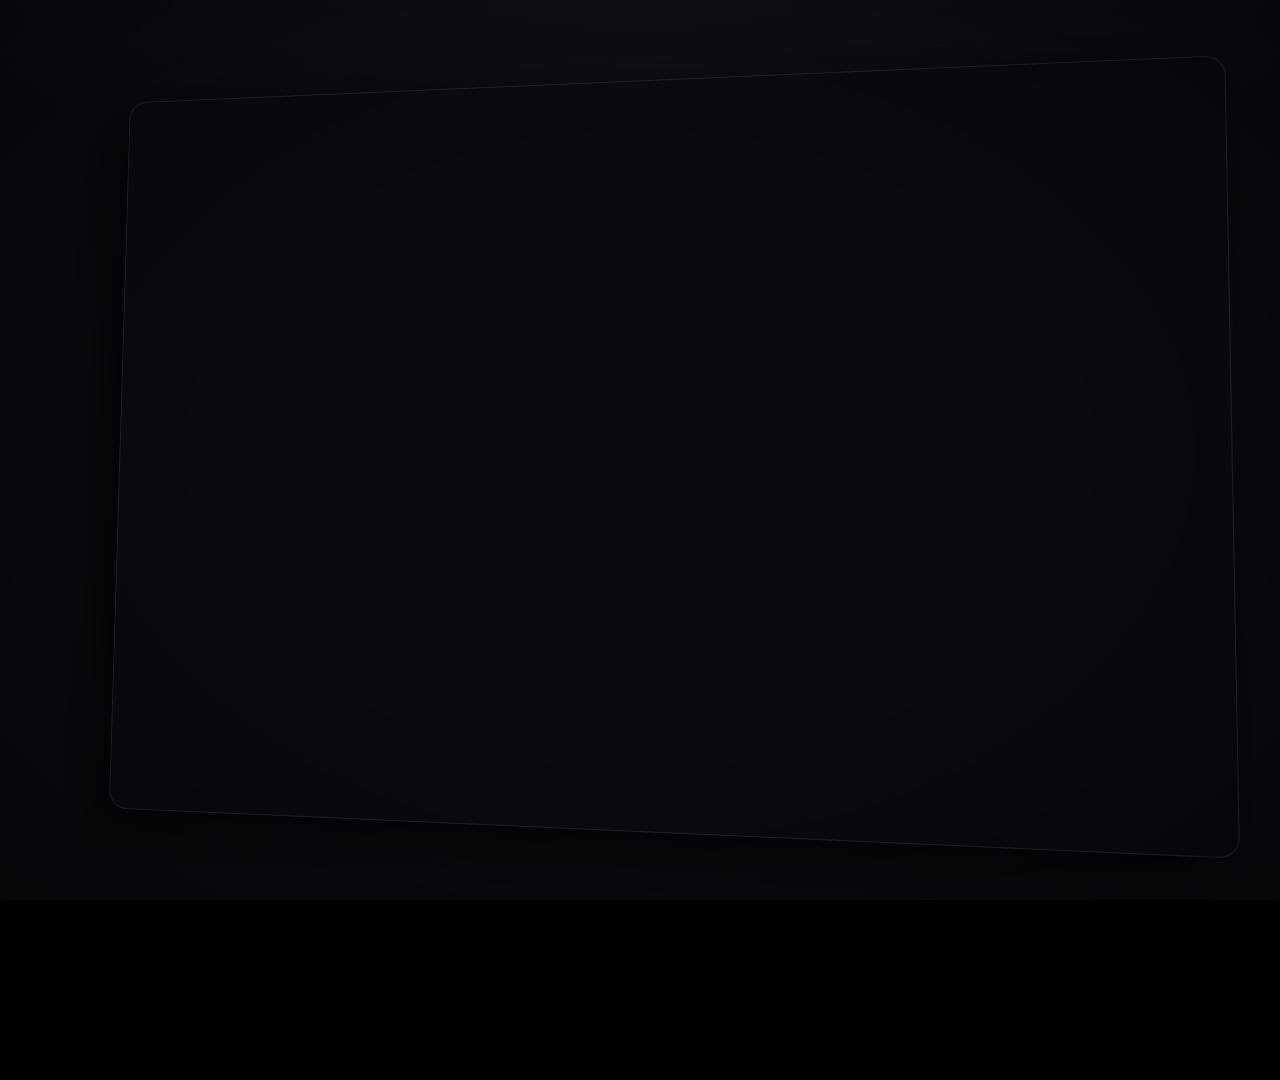
<file: .claude/skills/hyperframes-animation/examples/demo-page-scroll-spotlight.html>
<!doctype html>
<html lang="en">
  <head>
    <meta charset="UTF-8" />
    <meta name="viewport" content="width=1920, height=1080" />
    <title>Scene 04 — Contextual Product Showcase</title>

    <!--
      HyperFrames composition.tsx.

      Choreography (4 phases, 9 seconds total):
        0.00 – 0.80s   3D-tilted page card scales 0.95 → 1.0
                       Navbar / title / CTA fade in (staggered)
        0.12 – 2.80s   Title keywords glow synced to ASR words:
                         "1" "long" "video" "10" "viral" "clips"
        3.08 – 4.08s   Page content scrolls up 280 px (programmatic scroll feel)
                       Carousel section fades in + scales from 0.9
        3.58 – 8.84s   Main video pops forward in 3D (translateZ 80 px) + scales up
                       Radial spotlight dims the surroundings; decays at end
          (attack 0→1 then decay 1→REST_LEVEL). All visual effects (color,
          text-shadow, scale) derive from --glow via CSS calc()
        - Pop-target uses the same --glow pattern; translateZ + scale derived
        - Spotlight is a separate overlay with simple opacity tween
        - Video placeholders are colored divs (no asset files needed)
        - Tilt is static CSS, never tweened
    -->

    <script src="https://cdn.jsdelivr.net/npm/gsap@3.14.2/dist/gsap.min.js"></script>

    <style>
      :root {
        --page-bg: #0a0a0f;
        --text-primary: #ffffff;
        --text-secondary: #a1a1aa;
        --accent: #edcb50;
        --input-bg: #1a1a1f;
        --green: #22c55e;
      }
      * {
        margin: 0;
        padding: 0;
        box-sizing: border-box;
      }
      html,
      body {
        margin: 0;
        width: 1920px;
        height: 1080px;
        overflow: hidden;
        background: #000;
        font-family:
          "Inter",
          system-ui,
          -apple-system,
          sans-serif;
        color: var(--text-primary);
      }

      /* ============================================================
         BACKGROUND
         ============================================================ */
      .bg {
        position: absolute;
        inset: 0;
        background:
          radial-gradient(
            ellipse 100% 60% at 50% -10%,
            rgba(100, 100, 150, 0.08) 0%,
            transparent 60%
          ),
          var(--page-bg);
      }

      /* ============================================================
         3D PERSPECTIVE + TILTED CARD
         ============================================================ */
      .perspective-wrap {
        position: absolute;
        inset: 0;
        display: flex;
        align-items: center;
        justify-content: center;
        perspective: 1200px;
      }
      .page-card {
        width: 92%;
        height: 88%;
        background-color: var(--page-bg);
        border-radius: 20px;
        overflow: hidden;
        transform-style: preserve-3d;
        /* tilt + initial scale set by gsap.set() below so subsequent tweens preserve them */
        box-shadow:
          -30px 30px 60px rgba(0, 0, 0, 0.4),
          -15px 15px 30px rgba(0, 0, 0, 0.3),
          0 0 80px rgba(0, 0, 0, 0.2);
        border: 1px solid rgba(255, 255, 255, 0.1);
        position: relative;
      }

      /* ============================================================
         NAVBAR (sticks to top of card; NOT inside scroll content)
         ============================================================ */
      .page-navbar {
        position: absolute;
        top: 0;
        left: 0;
        right: 0;
        height: 72px;
        padding: 0 48px;
        display: flex;
        align-items: center;
        justify-content: space-between;
        z-index: 100;
        opacity: 0; /* GSAP fades in */
        background: linear-gradient(to bottom, rgba(10, 10, 15, 0.95), rgba(10, 10, 15, 0.6));
      }
      .nav-left {
        display: flex;
        align-items: center;
        gap: 10px;
      }
      .nav-logo {
        width: 32px;
        height: 32px;
        color: var(--text-primary);
      }
      .nav-brand {
        font-size: 20px;
        font-weight: 600;
        letter-spacing: -0.5px;
      }
      .nav-center {
        display: flex;
        align-items: center;
        gap: 28px;
      }
      .nav-item {
        font-size: 14px;
        font-weight: 500;
        color: var(--text-secondary);
        display: flex;
        align-items: center;
      }
      .nav-item .chev {
        margin-left: 4px;
        font-size: 10px;
      }
      .nav-tag {
        font-size: 10px;
        background: var(--green);
        color: #fff;
        padding: 2px 6px;
        border-radius: 4px;
        font-weight: 600;
        margin-right: 6px;
      }
      .nav-right {
        display: flex;
        align-items: center;
        gap: 12px;
      }
      .nav-signin {
        padding: 8px 16px;
        border: 1px solid rgba(255, 255, 255, 0.2);
        border-radius: 8px;
        color: var(--text-primary);
        font-size: 14px;
        font-weight: 500;
      }
      .nav-signup {
        padding: 8px 16px;
        background: var(--accent);
        border-radius: 8px;
        color: var(--page-bg);
        font-size: 14px;
        font-weight: 600;
      }

      /* ============================================================
         SCROLL CONTENT — GSAP tweens its y
         ============================================================ */
      .scroll-content {
        padding-top: 140px;
        padding-bottom: 60px;
        display: flex;
        flex-direction: column;
        align-items: center;
        will-change: transform;
      }

      /* ============================================================
         HERO SECTION
         ============================================================ */
      .hero {
        text-align: center;
        max-width: 1200px;
        width: 90%;
        opacity: 0; /* GSAP fades in */
      }
      .hero-eyebrow {
        font-size: 14px;
        color: var(--accent);
        text-transform: uppercase;
        letter-spacing: 2px;
        margin-bottom: 24px;
        font-weight: 600;
      }
      .hero-title {
        font-size: 64px;
        font-weight: 700;
        line-height: 1.1;
        letter-spacing: -1px;
      }
      .hero-sub {
        font-size: 20px;
        color: rgba(255, 255, 255, 0.6);
        margin-top: 24px;
        font-weight: 400;
        line-height: 1.5;
        max-width: 800px;
        margin-left: auto;
        margin-right: auto;
      }

      /* ============================================================
         KEYWORD GLOW — all derived from --glow CSS custom property
         ============================================================ */
      .kw {
        --glow: 0;
        display: inline-block;
        position: relative;
        z-index: 0;
        padding: 0 0.015em;
        color: rgb(
          calc(255 - var(--glow) * 18) calc(255 - var(--glow) * 30) calc(255 - var(--glow) * 150)
        );
        text-shadow:
          0 0 calc(var(--glow) * 10px) rgba(255, 235, 120, calc(var(--glow) * 0.95)),
          0 0 calc(var(--glow) * 24px) rgba(237, 203, 80, calc(var(--glow) * 0.78)),
          0 0 calc(var(--glow) * 44px) rgba(237, 203, 80, calc(var(--glow) * 0.38));
        transform: scale(calc(1 + var(--glow) * 0.035));
      }
      .kw::before {
        content: "";
        position: absolute;
        left: -0.025em;
        right: -0.025em;
        top: 0.08em;
        bottom: 0.05em;
        z-index: -1;
        border-radius: 0.16em;
        background: linear-gradient(
          90deg,
          rgba(237, 203, 80, 0.08),
          rgba(255, 222, 80, 0.72),
          rgba(237, 203, 80, 0.12)
        );
        opacity: calc(var(--glow) * 0.78);
        transform: scaleX(calc(0.72 + var(--glow) * 0.24)) skewX(-5deg);
        transform-origin: left center;
        box-shadow:
          0 0 calc(var(--glow) * 14px) rgba(237, 203, 80, calc(var(--glow) * 0.7)),
          0 0 calc(var(--glow) * 28px) rgba(237, 203, 80, calc(var(--glow) * 0.32));
      }

      /* ============================================================
         CTA INPUT ROW
         ============================================================ */
      .cta-row {
        display: flex;
        align-items: center;
        justify-content: center;
        gap: 16px;
        margin-top: 36px;
        opacity: 0; /* GSAP fades in */
      }
      .cta-input {
        display: flex;
        align-items: center;
        background: var(--input-bg);
        border-radius: 28px;
        padding: 6px 6px 6px 18px;
        gap: 12px;
      }
      .cta-link-icon {
        width: 16px;
        height: 16px;
        color: rgba(255, 255, 255, 0.4);
      }
      .cta-placeholder {
        font-size: 14px;
        color: rgba(255, 255, 255, 0.4);
        min-width: 130px;
      }
      .cta-button {
        padding: 12px 24px;
        background: #fff;
        border-radius: 22px;
        color: var(--page-bg);
        font-size: 14px;
        font-weight: 600;
      }
      .cta-or {
        color: rgba(255, 255, 255, 0.4);
        font-size: 14px;
      }
      .cta-upload {
        padding: 12px 24px;
        border: 1px solid rgba(255, 255, 255, 0.2);
        border-radius: 22px;
        color: var(--text-primary);
        font-size: 14px;
        font-weight: 500;
      }

      /* ============================================================
         VIDEO CAROUSEL (Phase 2 entry, Phase 4 pop-out)
         ============================================================ */
      .carousel-wrap {
        opacity: 0; /* GSAP fades in */
        transform: scale(0.9); /* GSAP scales to 1 */
        transform-origin: center top;
        margin-top: 48px;
        display: flex;
        justify-content: center;
        align-items: center;
        gap: 20px;
        width: 100%;
        max-width: 1400px;
        padding: 0 20px;
        perspective: 800px;
        transform-style: preserve-3d;
      }
      .carousel-arrow {
        width: 44px;
        height: 44px;
        border-radius: 50%;
        background: rgba(60, 60, 65, 0.8);
        display: flex;
        align-items: center;
        justify-content: center;
        color: #fff;
        flex-shrink: 0;
        font-size: 24px;
        font-weight: 300;
      }

      /* Main video — Phase 4 pop-out target */
      .carousel-main {
        --glow: 0;
        width: 720px;
        height: 420px;
        background: var(--input-bg);
        border-radius: 16px;
        position: relative;
        overflow: hidden;
        flex-shrink: 0;
        transform-style: preserve-3d;
        transform: translateZ(calc(var(--glow) * 80px)) scale(calc(1 + var(--glow) * 0.15));
        box-shadow:
          0 0 calc(var(--glow) * 25px) rgba(237, 203, 80, calc(var(--glow) * 0.7)),
          0 0 calc(var(--glow) * 50px) rgba(237, 203, 80, calc(var(--glow) * 0.4)),
          0 calc(20px + var(--glow) * 40px) calc(60px + var(--glow) * 40px)
            rgba(0, 0, 0, calc(0.6 + var(--glow) * 0.2));
        border: 3px solid rgba(237, 203, 80, calc(var(--glow) * 0.8));
        z-index: 200;
      }
      .carousel-main-placeholder {
        position: absolute;
        inset: 0;
        display: flex;
        align-items: center;
        justify-content: center;
        font-size: 28px;
        font-weight: 600;
        color: rgba(255, 255, 255, 0.5);
        background: linear-gradient(135deg, #1a2540 0%, #3d2a4f 50%, #4f1d2e 100%);
      }
      .carousel-main-placeholder span {
        background: rgba(0, 0, 0, 0.4);
        padding: 8px 20px;
        border-radius: 8px;
      }

      /* Side panel */
      .carousel-side {
        width: 420px;
        height: 280px;
        background: var(--input-bg);
        border-radius: 16px;
        position: relative;
        overflow: hidden;
        flex-shrink: 0;
      }
      .carousel-side-placeholder {
        position: absolute;
        inset: 0;
        background: linear-gradient(135deg, #2a3550 0%, #4a3a5a 100%);
        display: flex;
        align-items: center;
        justify-content: center;
        font-size: 18px;
        font-weight: 600;
        color: rgba(255, 255, 255, 0.5);
      }
      .presets-stack {
        position: absolute;
        top: 16px;
        right: 16px;
        display: flex;
        flex-direction: column;
        gap: 8px;
        z-index: 5;
      }
      .preset-label {
        padding: 8px 14px;
        background: rgba(255, 255, 255, 0.12);
        border-radius: 8px;
        color: rgba(255, 255, 255, 0.8);
        font-size: 12px;
        font-weight: 500;
      }
      .preset-tile {
        width: 44px;
        height: 44px;
        background: rgba(255, 255, 255, 0.08);
        border-radius: 8px;
        align-self: flex-end;
      }

      /* ============================================================
         SPOTLIGHT OVERLAY (above page card, dims surroundings)
         ============================================================ */
      .spotlight {
        position: absolute;
        inset: 0;
        background: radial-gradient(
          ellipse 850px 550px at 40% 60%,
          transparent 0%,
          transparent 50%,
          rgba(0, 0, 0, 0.65) 100%
        );
        pointer-events: none;
        opacity: 0; /* GSAP fades in during Phase 4 */
        z-index: 150;
      }

      /* ============================================================
         VIGNETTE
         ============================================================ */
      .vignette {
        position: absolute;
        inset: 0;
        background: radial-gradient(ellipse at center, transparent 50%, rgba(0, 0, 0, 0.3) 100%);
        pointer-events: none;
        z-index: 400;
      }
    </style>
  </head>
  <body>
    <div
      id="root"
      data-composition-id="main"
      data-start="0"
      data-duration="9"
      data-width="1920"
      data-height="1080"
    >
      <div class="bg"></div>

      <div class="perspective-wrap">
        <div
          class="page-card clip"
          data-start="0"
          data-duration="9"
          data-track-index="1"
          id="page-card"
        >
          <!-- Navbar (anchored to card top) -->
          <nav class="page-navbar" id="navbar">
            <div class="nav-left">
              <svg
                class="nav-logo"
                viewBox="0 0 24 24"
                fill="none"
                xmlns="http://www.w3.org/2000/svg"
                aria-hidden="true"
              >
                <path
                  fill="currentColor"
                  d="M11.954 3.817c-4.49 0-8.132 3.644-8.152 8.146v12H0V12C0 5.373 5.352 0 11.954 0s11.953 5.373 11.953 12-5.351 12-11.953 12a12 12 0 0 1-1.718-.123v-3.876q.831.181 1.718.182c4.502 0 8.152-3.663 8.152-8.183s-3.65-8.183-8.152-8.183"
                />
                <path
                  fill="currentColor"
                  d="M5.118 24V11.995c0-3.79 3.062-6.857 6.836-6.857 3.773 0 6.836 3.068 6.836 6.857s-3.063 6.857-6.836 6.857c-.594 0-1.17-.076-1.718-.218V14.5c.488.337 1.08.534 1.718.534a3.037 3.037 0 0 0 3.034-3.04 3.037 3.037 0 0 0-3.034-3.04 3.037 3.037 0 0 0-3.034 3.008V24z"
                />
              </svg>
              <span class="nav-brand">OpusClip</span>
            </div>
            <div class="nav-center">
              <span class="nav-item">Features<span class="chev">▾</span></span>
              <span class="nav-item">Solutions<span class="chev">▾</span></span>
              <span class="nav-item">Resources<span class="chev">▾</span></span>
              <span class="nav-item">Pricing</span>
              <span class="nav-item">For business<span class="chev">▾</span></span>
              <span class="nav-item"><span class="nav-tag">New</span>Agent Opus</span>
            </div>
            <div class="nav-right">
              <span class="nav-signin">Sign in</span>
              <span class="nav-signup">Sign up - It's FREE</span>
            </div>
          </nav>

          <!-- Scrollable content -->
          <div class="scroll-content" id="scroll-content">
            <div class="hero" id="hero">
              <div class="hero-eyebrow">#1 AI VIDEO CLIPPING TOOL</div>
              <h1 class="hero-title">
                <span class="kw" data-glow-start="0.12" data-glow-end="0.28">1</span>
                <span class="kw" data-glow-start="0.52" data-glow-end="0.72">long</span>
                <span class="kw" data-glow-start="0.78" data-glow-end="1.44">video,</span>
                <span class="kw" data-glow-start="1.48" data-glow-end="1.80">10</span>
                <span class="kw" data-glow-start="1.94" data-glow-end="2.22">viral</span>
                <span class="kw" data-glow-start="2.28" data-glow-end="2.80">clips.</span>
                <br />Create 10x faster.
              </h1>
              <p class="hero-sub">
                OpusClip turns long videos into shorts, and publishes them to all social platforms
                in one click.
              </p>
            </div>

            <div class="cta-row" id="cta-row">
              <div class="cta-input">
                <svg
                  class="cta-link-icon"
                  viewBox="0 0 24 24"
                  fill="none"
                  stroke="currentColor"
                  stroke-width="2"
                  stroke-linecap="round"
                  stroke-linejoin="round"
                  aria-hidden="true"
                >
                  <path d="M10 13a5 5 0 0 0 7.54.54l3-3a5 5 0 0 0-7.07-7.07l-1.72 1.71" />
                  <path d="M14 11a5 5 0 0 0-7.54-.54l-3 3a5 5 0 0 0 7.07 7.07l1.71-1.71" />
                </svg>
                <span class="cta-placeholder">Drop a video link</span>
                <div class="cta-button">Get free clips</div>
              </div>
              <span class="cta-or">or</span>
              <div class="cta-upload">Upload files</div>
            </div>

            <!-- Video carousel section -->
            <div class="carousel-wrap" id="carousel">
              <div class="carousel-arrow">‹</div>

              <div class="carousel-main pop-target" id="pop-target">
                <div class="carousel-main-placeholder">
                  <span>Hero animation</span>
                </div>
              </div>

              <div class="carousel-arrow">›</div>

              <div class="carousel-side">
                <div class="carousel-side-placeholder">Demo · reframe</div>
                <div class="presets-stack">
                  <div class="preset-label">Presets</div>
                  <div class="preset-tile"></div>
                  <div class="preset-tile"></div>
                  <div class="preset-tile"></div>
                  <div class="preset-tile"></div>
                </div>
              </div>
            </div>
          </div>
          <!-- /.scroll-content -->
        </div>
        <!-- /.page-card -->
      </div>
      <!-- /.perspective-wrap -->

      <div class="spotlight" id="spotlight"></div>
      <div class="vignette"></div>
    </div>

    <script>
      /* ================================================================
         TIMING — all in local seconds (scene starts at 0).
         ASR timestamps are direct from the source, with SCENE_START = 16
         subtracted to get local time.
         ================================================================ */
      const ASR = {
        // Phase 2 title keywords
        one: { start: 0.119, end: 0.279 },
        long: { start: 0.52, end: 0.719 },
        video: { start: 0.779, end: 1.44 },
        ten: { start: 1.479, end: 1.799 },
        viral: { start: 1.94, end: 2.219 },
        clips: { start: 2.279, end: 2.8 },
      };

      const TIMING = {
        // Phase 1: entry
        cardEntryStart: 0.0,
        cardEntryDur: 0.8,
        navbarFadeAt: 0.0,
        navbarFadeDur: 0.6,
        titleFadeAt: 0.17,
        titleFadeDur: 0.7,
        ctaFadeAt: 0.5,
        ctaFadeDur: 0.7,

        // Phase 2: keyword glows handled per-element via data attrs

        // Phase 3: scroll + carousel
        phase2StartAt: 3.08,
        scrollDur: 1.0,
        scrollDistance: 280,
        carouselFadeDur: 0.5,

        // Phase 4: pop-out + spotlight
        popStart: 3.58,
        popAttackDur: 0.67, // ramp 0 → 1
        popDecayDur: 0.33, // ramp 1 → 0.5 near end
        popEnd: 8.84,
        popRestLevel: 0.5,
      };

      const KEYWORD_REST_LEVEL = 0.14;
      const KEYWORD_SUSTAIN = 0.5; // seconds after ASR end before decay completes

      /* ================================================================
         TIMELINE
         ================================================================ */
      window.__timelines = window.__timelines || {};
      const tl = gsap.timeline({ paused: true });
      window.__timelines["main"] = tl;

      // Set the static 3D tilt + initial scale via GSAP so subsequent
      // scale tweens preserve the rotation aliases. (If we left
      // `transform: rotateY(...) rotateX(...) scale(0.95)` in CSS, a GSAP
      // tween touching only `scale` could overwrite the full matrix and
      // lose the rotation. Owning the transform state in GSAP avoids the
      // problem entirely.)
      gsap.set(".page-card", {
        rotationY: -8,
        rotationX: 3,
        scale: 0.95,
      });

      /* ----------------------------------------------------------------
         PHASE 1: Page card entry + navbar/title/CTA fade-in
         ---------------------------------------------------------------- */
      tl.to(
        ".page-card",
        { scale: 1.0, duration: TIMING.cardEntryDur, ease: "power2.out" },
        TIMING.cardEntryStart,
      );

      tl.fromTo(
        "#navbar",
        { opacity: 0 },
        { opacity: 1, duration: TIMING.navbarFadeDur, ease: "power2.out" },
        TIMING.navbarFadeAt,
      );

      tl.fromTo(
        "#hero",
        { opacity: 0 },
        { opacity: 1, duration: TIMING.titleFadeDur, ease: "power2.out" },
        TIMING.titleFadeAt,
      );

      tl.fromTo(
        "#cta-row",
        { opacity: 0 },
        { opacity: 1, duration: TIMING.ctaFadeDur, ease: "power2.out" },
        TIMING.ctaFadeAt,
      );

      /* ----------------------------------------------------------------
         PHASE 2: Keyword glows — two tweens per word.
         Attack (0 → 1) + decay (1 → REST_LEVEL). GSAP holds REST forever.
         ---------------------------------------------------------------- */
      document.querySelectorAll(".kw").forEach((kw) => {
        const start = Number(kw.dataset.glowStart);
        const end = Number(kw.dataset.glowEnd);
        const peak = start + (end - start) / 2;
        const restAt = end + KEYWORD_SUSTAIN;

        tl.fromTo(
          kw,
          { "--glow": 0 },
          { "--glow": 1.18, duration: peak - start, ease: "power2.out" },
          start,
        );

        tl.to(
          kw,
          { "--glow": KEYWORD_REST_LEVEL, duration: restAt - peak, ease: "power2.out" },
          peak,
        );
      });

      /* ----------------------------------------------------------------
         PHASE 3: Scroll + carousel entry
         ---------------------------------------------------------------- */
      tl.fromTo(
        "#scroll-content",
        { y: 0 },
        { y: -TIMING.scrollDistance, duration: TIMING.scrollDur, ease: "power2.inOut" },
        TIMING.phase2StartAt,
      );

      tl.fromTo(
        "#carousel",
        { opacity: 0, scale: 0.9 },
        { opacity: 1, scale: 1.0, duration: TIMING.carouselFadeDur, ease: "power2.out" },
        TIMING.phase2StartAt,
      );

      /* ----------------------------------------------------------------
         PHASE 4: Pop-out (driven by --glow on .carousel-main) + spotlight
         ---------------------------------------------------------------- */
      // Attack the pop-out glow.
      tl.fromTo(
        "#pop-target",
        { "--glow": 0 },
        { "--glow": 1, duration: TIMING.popAttackDur, ease: "power2.out" },
        TIMING.popStart,
      );

      // Decay at the end of the scene (mirrors original phase2End-10 / phase2End ramp).
      tl.to(
        "#pop-target",
        { "--glow": TIMING.popRestLevel, duration: TIMING.popDecayDur, ease: "power2.out" },
        TIMING.popEnd - TIMING.popDecayDur,
      );

      // Spotlight fades in alongside the pop attack, decays with the pop.
      tl.fromTo(
        "#spotlight",
        { opacity: 0 },
        { opacity: 1, duration: 0.5, ease: "power2.out" },
        TIMING.popStart,
      );

      tl.to(
        "#spotlight",
        { opacity: TIMING.popRestLevel, duration: TIMING.popDecayDur, ease: "power2.out" },
        TIMING.popEnd - TIMING.popDecayDur,
      );
    </script>
  </body>
</html>
</file>
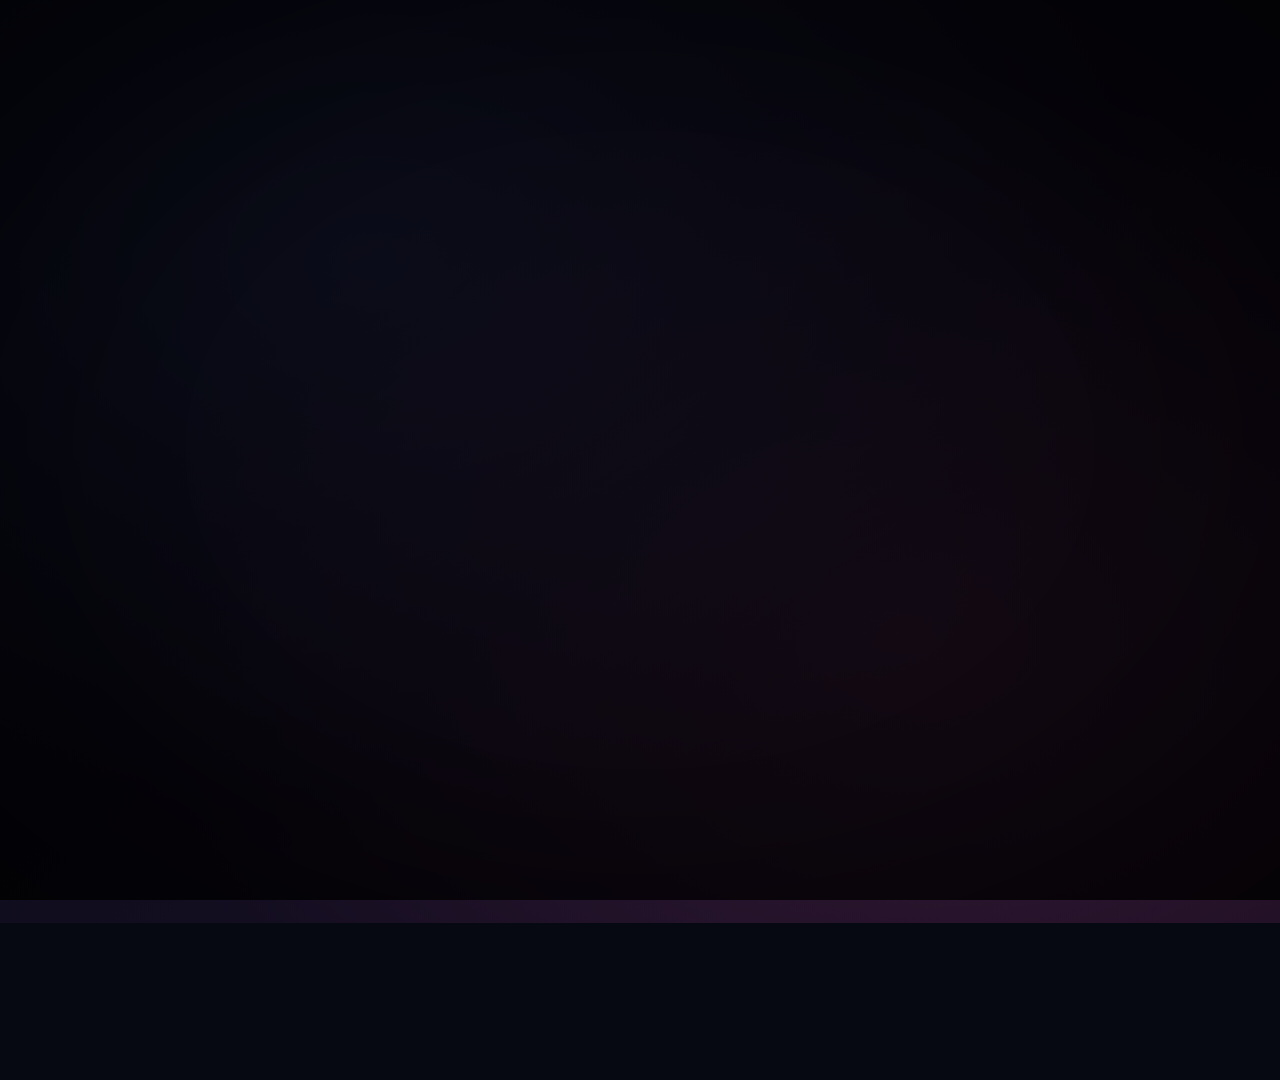
<file: .claude/skills/hyperframes-animation/examples/hook-counter-burst.html>
<!doctype html>
<html lang="en">
  <head>
    <meta charset="UTF-8" />
    <meta name="viewport" content="width=1920, height=1080" />
    <title>Scene 01 — Counting Icon Burst</title>

    <!--
      HyperFrames composition.tsx.

      Choreography (4 phases, 3.5 seconds total):
        0.00 – 0.17s   Background visible with dark overlay; nothing else
        0.17 – 0.57s   Four enriched icons enter staggered, clustered at startOffset 0.4
                       (clock 0.17s · scissors 0.30s · video 0.43s · play 0.57s)
        0.47 – 1.47s   Counter "0 → 90" with growing font size (0.20W → 0.42W);
                       icons expand outward from 40% to 100% position
        0.50 – 2.33s   Camera focus phase: scale 0.92 → 1.0
        2.33 – 3.50s   Camera push phase: scale 1.0 → 1.08
        1.27s          Percent symbol pops in with own spring

      Continuous motion (running from t=0, gated by icon visibility):
        Clock minute hand: linear rotation 420° over 3.5s
        Scissors: ±15° sine oscillation, period ~1.7s
        Cutting line: stroke-dashoffset drifts -200 over 3.5s
        Video record dot: opacity + scale phase-offset sine pulses
        Play triangle: scale pulse ±8%, period ~2.6s
          ease + duration (no shared driver needed, just identical timing)
        - Counter text + number scale are emitted as seek-safe timeline keyframes
        - Background: local Pexels MP4 plus dark overlay
        - Per-icon entry uses GSAP fromTo on a nested .icon-entry wrapper
          so it never overwrites the .icon-pos expansion tween
    -->

    <script src="https://cdn.jsdelivr.net/npm/gsap@3.14.2/dist/gsap.min.js"></script>

    <style>
      :root {
        --bg-dark: #060812;
        --text-primary: #ffffff;
        --accent-yellow: #edcb50;
        --record-red: #ef4444;
      }
      * {
        margin: 0;
        padding: 0;
        box-sizing: border-box;
      }
      html,
      body {
        margin: 0;
        width: 1920px;
        height: 1080px;
        overflow: hidden;
        background: var(--bg-dark);
        font-family:
          "Inter",
          system-ui,
          -apple-system,
          sans-serif;
        color: var(--text-primary);
      }

      /* ============================================================
         BACKGROUND (static gradient)
         ============================================================ */
      .bg {
        position: absolute;
        inset: 0;
        transform-origin: center center;
        will-change: transform;
        background:
          radial-gradient(ellipse at 30% 30%, rgba(80, 100, 200, 0.25), transparent 60%),
          radial-gradient(ellipse at 70% 70%, rgba(180, 80, 150, 0.2), transparent 60%),
          linear-gradient(135deg, #0a0d1f 0%, #1a0d20 100%);
      }
      .bg-overlay {
        position: absolute;
        inset: 0;
        background: rgba(0, 0, 0, 0.66);
      }

      /* ============================================================
         CAMERA WRAPPER (GSAP-managed scale phases)
         ============================================================ */
      .camera {
        position: absolute;
        inset: 0;
        transform-origin: center center;
        will-change: transform;
      }

      /* ============================================================
         ICONS — two nested wrappers per icon.
         .icon-pos is positioned at TARGET; GSAP x/y shifts toward center.
         .icon-entry tweens scale/opacity/rotation.
         ============================================================ */
      .icons-stage {
        position: absolute;
        inset: 0;
      }
      .icon-pos {
        position: absolute;
        width: 180px;
        height: 180px;
        will-change: transform;
      }
      .icon-entry {
        width: 100%;
        height: 100%;
        display: flex;
        align-items: center;
        justify-content: center;
        will-change: transform, opacity;
        /* initial scale(0) + opacity(0) set by GSAP fromTo */
      }
      .icon-svg {
        width: 100%;
        height: 100%;
        display: block;
      }

      /* SVG inner elements — class hooks for GSAP tweens */
      .clock-hand-min {
        transform-box: view-box;
      }
      .scissor-upper,
      .scissor-lower {
        transform-origin: 12px 12px;
      }
      .play-tri {
        transform-origin: 12px 12px;
      }
      .record-dot {
        transform-origin: 19px 8px;
      }
      .play-ring {
        transform-origin: 12px 12px;
        transform: rotate(-90deg);
      }

      /* ============================================================
         COUNTER (absolute center, 3D entry)
         ============================================================ */
      .counter-stage {
        position: absolute;
        inset: 0;
        display: flex;
        align-items: center;
        justify-content: center;
        perspective: 2000px;
        perspective-origin: center center;
      }
      .counter-3d {
        display: flex;
        align-items: baseline;
        justify-content: center;
        transform-style: preserve-3d;
        will-change: transform, opacity;
        opacity: 0; /* GSAP entry fades in */
      }
      .counter-number {
        font-size: 806px; /* W × 0.42 — final size, GSAP scales from 0.20W */
        font-weight: 900;
        letter-spacing: -0.04em;
        line-height: 0.9;
        font-variant-numeric: tabular-nums; /* prevents 1→2 digit jitter */
        color: var(--text-primary);
        display: inline-block;
        transform-origin: center bottom;
        will-change: transform;
      }
      .counter-percent {
        font-size: 269px; /* W × 0.14 */
        font-weight: 700;
        letter-spacing: -0.02em;
        color: var(--accent-yellow);
        margin-left: 16px;
        display: inline-block;
        will-change: transform, opacity;
        opacity: 0; /* GSAP entry tweens in later */
      }

      /* ============================================================
         VIGNETTE
         ============================================================ */
      .vignette {
        position: absolute;
        inset: 0;
        background: radial-gradient(ellipse at center, transparent 50%, rgba(0, 0, 0, 0.5) 100%);
        pointer-events: none;
        z-index: 400;
      }
    </style>
  </head>
  <body>
    <div
      id="root"
      data-composition-id="main"
      data-start="0"
      data-duration="3.5"
      data-width="1920"
      data-height="1080"
    >
      <div class="bg"></div>
      <div class="bg-overlay"></div>

      <div
        class="camera clip"
        data-start="0"
        data-duration="3.5"
        data-track-index="1"
        id="camera-stage"
      >
        <div class="icons-stage">
          <!-- Clock -->
          <div class="icon-pos clock-pos" id="clock-pos">
            <div class="icon-entry clock-entry">
              <svg
                class="icon-svg"
                viewBox="0 0 24 24"
                xmlns="http://www.w3.org/2000/svg"
                aria-hidden="true"
              >
                <circle
                  class="clock-ring"
                  cx="12"
                  cy="12"
                  r="9"
                  fill="none"
                  stroke="white"
                  stroke-width="2"
                  stroke-dasharray="56.5"
                  stroke-dashoffset="56.5"
                />
                <line
                  x1="12"
                  y1="12"
                  x2="12"
                  y2="8"
                  stroke="white"
                  stroke-width="2"
                  stroke-linecap="round"
                />
                <line
                  class="clock-hand-min"
                  x1="12"
                  y1="12"
                  x2="12"
                  y2="6"
                  stroke="#edcb50"
                  stroke-width="2"
                  stroke-linecap="round"
                />
                <circle cx="12" cy="12" r="1.5" fill="#edcb50" />
              </svg>
            </div>
          </div>

          <!-- Scissors -->
          <div class="icon-pos scissors-pos" id="scissors-pos">
            <div class="icon-entry scissors-entry">
              <svg
                class="icon-svg"
                viewBox="0 0 24 24"
                xmlns="http://www.w3.org/2000/svg"
                aria-hidden="true"
              >
                <g class="scissor-upper">
                  <path
                    d="M12 10.5L4.5 3L6.5 3L14 10.5"
                    stroke="white"
                    stroke-width="2"
                    stroke-linecap="round"
                    fill="none"
                  />
                  <circle cx="6" cy="6" r="2.5" fill="none" stroke="white" stroke-width="1.5" />
                </g>
                <g class="scissor-lower">
                  <path
                    d="M12 13.5L4.5 21L6.5 21L14 13.5"
                    stroke="white"
                    stroke-width="2"
                    stroke-linecap="round"
                    fill="none"
                  />
                  <circle cx="6" cy="18" r="2.5" fill="none" stroke="white" stroke-width="1.5" />
                </g>
                <line
                  class="cutting-line"
                  x1="14"
                  y1="12"
                  x2="20"
                  y2="12"
                  stroke="#edcb50"
                  stroke-width="2"
                  stroke-linecap="round"
                  stroke-dasharray="4 2"
                />
              </svg>
            </div>
          </div>

          <!-- Video -->
          <div class="icon-pos video-pos" id="video-pos">
            <div class="icon-entry video-entry">
              <svg
                class="icon-svg"
                viewBox="0 0 24 24"
                xmlns="http://www.w3.org/2000/svg"
                aria-hidden="true"
              >
                <rect
                  class="video-frame"
                  x="3"
                  y="5"
                  width="14"
                  height="14"
                  rx="2"
                  stroke="white"
                  stroke-width="2"
                  fill="none"
                  stroke-dasharray="56"
                  stroke-dashoffset="56"
                />
                <path d="M8 9L13 12L8 15V9Z" fill="white" />
                <circle class="record-dot" cx="19" cy="8" r="2.5" fill="#ef4444" />
              </svg>
            </div>
          </div>

          <!-- Play -->
          <div class="icon-pos play-pos" id="play-pos">
            <div class="icon-entry play-entry">
              <svg
                class="icon-svg"
                viewBox="0 0 24 24"
                xmlns="http://www.w3.org/2000/svg"
                aria-hidden="true"
              >
                <circle
                  class="play-ring"
                  cx="12"
                  cy="12"
                  r="9"
                  fill="none"
                  stroke="white"
                  stroke-width="2"
                  stroke-dasharray="56.5"
                  stroke-dashoffset="56.5"
                />
                <circle cx="12" cy="12" r="7" fill="rgba(255,255,255,0.05)" />
                <path class="play-tri" d="M10 8L16 12L10 16V8Z" fill="#edcb50" />
              </svg>
            </div>
          </div>
        </div>
        <!-- /.icons-stage -->

        <div class="counter-stage">
          <div class="counter-3d" id="counter-3d">
            <span class="counter-number" id="counter-number">0</span
            ><span class="counter-percent" id="counter-percent">%</span>
          </div>
        </div>
      </div>
      <!-- /.camera -->

      <div class="vignette"></div>
    </div>

    <script>
      /* ================================================================
         CONSTANTS
         ================================================================ */
      const W = 1920,
        H = 1080;
      const ICON_SIZE = 180;
      const CENTER_X = W / 2 - ICON_SIZE / 2; // 870
      const CENTER_Y = H / 2 - ICON_SIZE / 2; // 450

      const TIMING = {
        // Phase 2 — icon entries (staggered)
        clockEntryAt: 0.17,
        scissorsEntryAt: 0.3,
        videoEntryAt: 0.43,
        playEntryAt: 0.57,
        entryDur: 0.55,

        // Phase 3 — count + expansion (shared start, dur, ease)
        countAt: 0.47,
        countDur: 1.0,
        startOffset: 0.4,

        // Counter 3D entry (slightly earlier than count starts)
        counterEntryAt: 0.27,
        counterEntryDur: 0.7,

        // Percent symbol entry
        percentEntryAt: 1.27,
        percentEntryDur: 0.55,

        // Phase 4 — camera
        cameraFocusAt: 0.5,
        cameraFocusDur: 1.83,
        cameraPushAt: 2.33,
        cameraPushDur: 1.17,
      };

      const ICONS = [
        {
          name: "clock",
          sel: "#clock-pos",
          targetX: W * 0.06,
          targetY: H * 0.18,
          delay: TIMING.clockEntryAt,
          entryRotation: -180,
          entryEase: "back.out(1.5)",
        },
        {
          name: "scissors",
          sel: "#scissors-pos",
          targetX: W * 0.85,
          targetY: H * 0.2,
          delay: TIMING.scissorsEntryAt,
          entryRotation: 0,
          entryEase: "back.out(1.5)",
        },
        {
          name: "video",
          sel: "#video-pos",
          targetX: W * 0.04,
          targetY: H * 0.68,
          delay: TIMING.videoEntryAt,
          entryRotation: 0,
          entryEase: "back.out(1.4)",
        },
        {
          name: "play",
          sel: "#play-pos",
          targetX: W * 0.88,
          targetY: H * 0.65,
          delay: TIMING.playEntryAt,
          entryRotation: 90,
          entryEase: "back.out(1.5)",
        },
      ];

      /* ================================================================
         SET ICON TARGET POSITIONS + INITIAL EXPANSION OFFSETS
         ================================================================ */
      ICONS.forEach(({ sel, targetX, targetY }) => {
        const el = document.querySelector(sel);
        el.style.left = targetX + "px";
        el.style.top = targetY + "px";

        // Initial offset for START_OFFSET = 0.4:
        // position = target + (center - target) * (1 - 0.4) = target + 0.6 * (center - target)
        const offsetX = (CENTER_X - targetX) * (1 - TIMING.startOffset);
        const offsetY = (CENTER_Y - targetY) * (1 - TIMING.startOffset);
        gsap.set(el, { x: offsetX, y: offsetY });
      });

      /* Set initial entry state on each .icon-entry */
      ICONS.forEach(({ name, entryRotation }) => {
        gsap.set(`.${name}-entry`, {
          scale: 0,
          opacity: 0,
          rotation: entryRotation,
        });
      });

      /* Set initial background and camera scale + subtle pan baseline */
      gsap.set(".bg", { scale: 1.05 });
      gsap.set(".camera", { scale: 0.92, x: 0, y: 2 });
      gsap.set("#counter-number", { scale: 0.2 / 0.42 });

      /* ================================================================
         TIMELINE
         ================================================================ */
      window.__timelines = window.__timelines || {};
      const tl = gsap.timeline({ paused: true });
      window.__timelines["main"] = tl;

      tl.to(
        ".bg",
        {
          scale: 1.07,
          x: 6,
          y: -4,
          duration: 3.5,
          ease: "sine.inOut",
        },
        0,
      );

      /* ----------------------------------------------------------------
         PHASE 2: Icon entries (staggered)
         ---------------------------------------------------------------- */
      ICONS.forEach(({ name, delay, entryEase }) => {
        // Scale + opacity + rotation entry
        tl.to(
          `.${name}-entry`,
          {
            scale: 1,
            opacity: 0.85,
            rotation: 0,
            duration: TIMING.entryDur,
            ease: entryEase,
          },
          delay,
        );
      });

      // Stroke-draw the outline circles/rect on clock, video, and play during their entries
      tl.to(
        ".clock-ring",
        {
          attr: { "stroke-dashoffset": 0 },
          duration: TIMING.entryDur,
          ease: "power2.out",
        },
        TIMING.clockEntryAt,
      );

      tl.to(
        ".video-frame",
        {
          attr: { "stroke-dashoffset": 0 },
          duration: TIMING.entryDur,
          ease: "power2.out",
        },
        TIMING.videoEntryAt,
      );

      tl.to(
        ".play-ring",
        {
          attr: { "stroke-dashoffset": 0 },
          duration: TIMING.entryDur,
          ease: "power2.out",
        },
        TIMING.playEntryAt,
      );

      /* ----------------------------------------------------------------
         PHASE 3: Counter (with 3D entry) + expansion
         ---------------------------------------------------------------- */
      // Counter 3D entry — translateZ + rotateY + scale + opacity, in parallel.
      tl.fromTo(
        "#counter-3d",
        { rotationY: 10, scale: 0.7, z: -300, opacity: 0 },
        {
          rotationY: 0,
          scale: 1.0,
          z: 0,
          opacity: 1,
          duration: TIMING.counterEntryDur,
          ease: "power3.out",
        },
        TIMING.counterEntryAt,
      );

      // Counter number + apparent size. Use discrete frame keyframes so
      // HyperFrames can seek directly to any sampled time.
      const counterEl = document.querySelector("#counter-number");
      const COUNT_STEPS = 30;
      const COUNT_START_SCALE = 0.2 / 0.42;

      for (let i = 0; i <= COUNT_STEPS; i += 1) {
        const p = i / COUNT_STEPS;
        const eased = 1 - Math.pow(1 - p, 2.5);
        const number = Math.round(eased * 90);
        const scale = COUNT_START_SCALE + eased * (1 - COUNT_START_SCALE);

        tl.set(
          counterEl,
          {
            textContent: String(number),
            scale,
          },
          TIMING.countAt + p * TIMING.countDur,
        );
      }

      // Percent symbol enters later with its own spring.
      tl.fromTo(
        "#counter-percent",
        { x: 60, rotation: 20, scale: 0.4, opacity: 0 },
        {
          x: 0,
          rotation: 0,
          scale: 1.0,
          opacity: 1,
          duration: TIMING.percentEntryDur,
          ease: "back.out(1.4)",
        },
        TIMING.percentEntryAt,
      );

      // Icon expansion — per-icon, same start/dur/ease as counter for lock-step sync.
      ICONS.forEach(({ sel }) => {
        tl.to(
          sel,
          {
            x: 0,
            y: 0,
            duration: TIMING.countDur,
            ease: "power2.out",
          },
          TIMING.countAt,
        );
      });

      /* ----------------------------------------------------------------
         PHASE 4: Multi-phase camera
         ---------------------------------------------------------------- */
      tl.to(
        ".camera",
        {
          scale: 1.0,
          duration: TIMING.cameraFocusDur,
          ease: "power2.out",
        },
        TIMING.cameraFocusAt,
      );

      tl.to(
        ".camera",
        {
          scale: 1.08,
          duration: TIMING.cameraPushDur,
          ease: "power2.out",
        },
        TIMING.cameraPushAt,
      );

      // Subtle deterministic pan from the the source camera micro-movement.
      tl.to(
        ".camera",
        {
          x: 3,
          y: 1.6,
          duration: 3.5,
          ease: "sine.inOut",
        },
        0,
      );

      /* ----------------------------------------------------------------
         CONTINUOUS INTERNAL SVG MOTION
         All four icons' inner animations are derived from tl.time() in
         a single shared onUpdate. Cheaper than 4-5 separate onUpdates,
         easier to inspect.
         ---------------------------------------------------------------- */
      const SCISSOR_SPEED = 0.12 * 30; // = 3.6 rad/sec (sin freq)
      const SCISSOR_AMP = 15;
      const REC_OPACITY_SPEED = 0.15 * 30; // = 4.5 rad/sec
      const REC_SCALE_SPEED = 0.1 * 30; // = 3.0 rad/sec
      const REC_OPACITY_AMP = 0.3;
      const REC_OPACITY_BASE = 0.7;
      const REC_SCALE_AMP = 0.15;
      const PLAY_PULSE_SPEED = 0.08 * 30; // = 2.4 rad/sec
      const PLAY_PULSE_AMP = 0.08;
      const CUTTING_FLOW_SPEED = 0.5 * 30; // = 15 units/sec (for stroke-dashoffset)

      const scissorUpper = document.querySelector(".scissor-upper");
      const scissorLower = document.querySelector(".scissor-lower");
      const recordDot = document.querySelector(".record-dot");
      const playTri = document.querySelector(".play-tri");
      const cuttingLine = document.querySelector(".cutting-line");

      tl.to(
        { tick: 0 },
        {
          tick: 1,
          duration: 3.5,
          ease: "none",
          onUpdate: function () {
            const t = tl.time();

            // Scissors — symmetric oscillation, anchored to scissors delay
            const sciT = t - TIMING.scissorsEntryAt;
            const sciAngle = sciT > 0 ? Math.sin(sciT * SCISSOR_SPEED) * SCISSOR_AMP : 0;
            gsap.set(scissorUpper, { rotation: sciAngle });
            gsap.set(scissorLower, { rotation: -sciAngle });

            // Cutting line — linear dash flow (negative = leftward drift)
            const cutT = t - TIMING.scissorsEntryAt;
            if (cutT > 0) {
              gsap.set(cuttingLine, {
                attr: { "stroke-dashoffset": -cutT * CUTTING_FLOW_SPEED },
              });
            }

            // Record dot — phase-offset opacity and scale
            const recT = t - TIMING.videoEntryAt;
            if (recT > 0) {
              const recOpacity =
                Math.sin(recT * REC_OPACITY_SPEED) * REC_OPACITY_AMP + REC_OPACITY_BASE;
              const recScale = 1 + Math.sin(recT * REC_SCALE_SPEED) * REC_SCALE_AMP;
              gsap.set(recordDot, { opacity: recOpacity, scale: recScale });
            }

            // Play triangle — gentle scale pulse
            const playT = t - TIMING.playEntryAt;
            if (playT > 0) {
              const playScale = 1 + Math.sin(playT * PLAY_PULSE_SPEED) * PLAY_PULSE_AMP;
              gsap.set(playTri, { scale: playScale });
            }
          },
        },
        0,
      );

      /* Clock minute hand — linear rotation, anchored to clock entry */
      tl.fromTo(
        ".clock-hand-min",
        { rotation: 0, svgOrigin: "12 12" },
        {
          rotation: 420, // 120 deg/sec × 3.5s, scaled for visible motion
          svgOrigin: "12 12",
          duration: 3.5 - TIMING.clockEntryAt,
          ease: "none",
        },
        TIMING.clockEntryAt,
      );
    </script>
  </body>
</html>
</file>
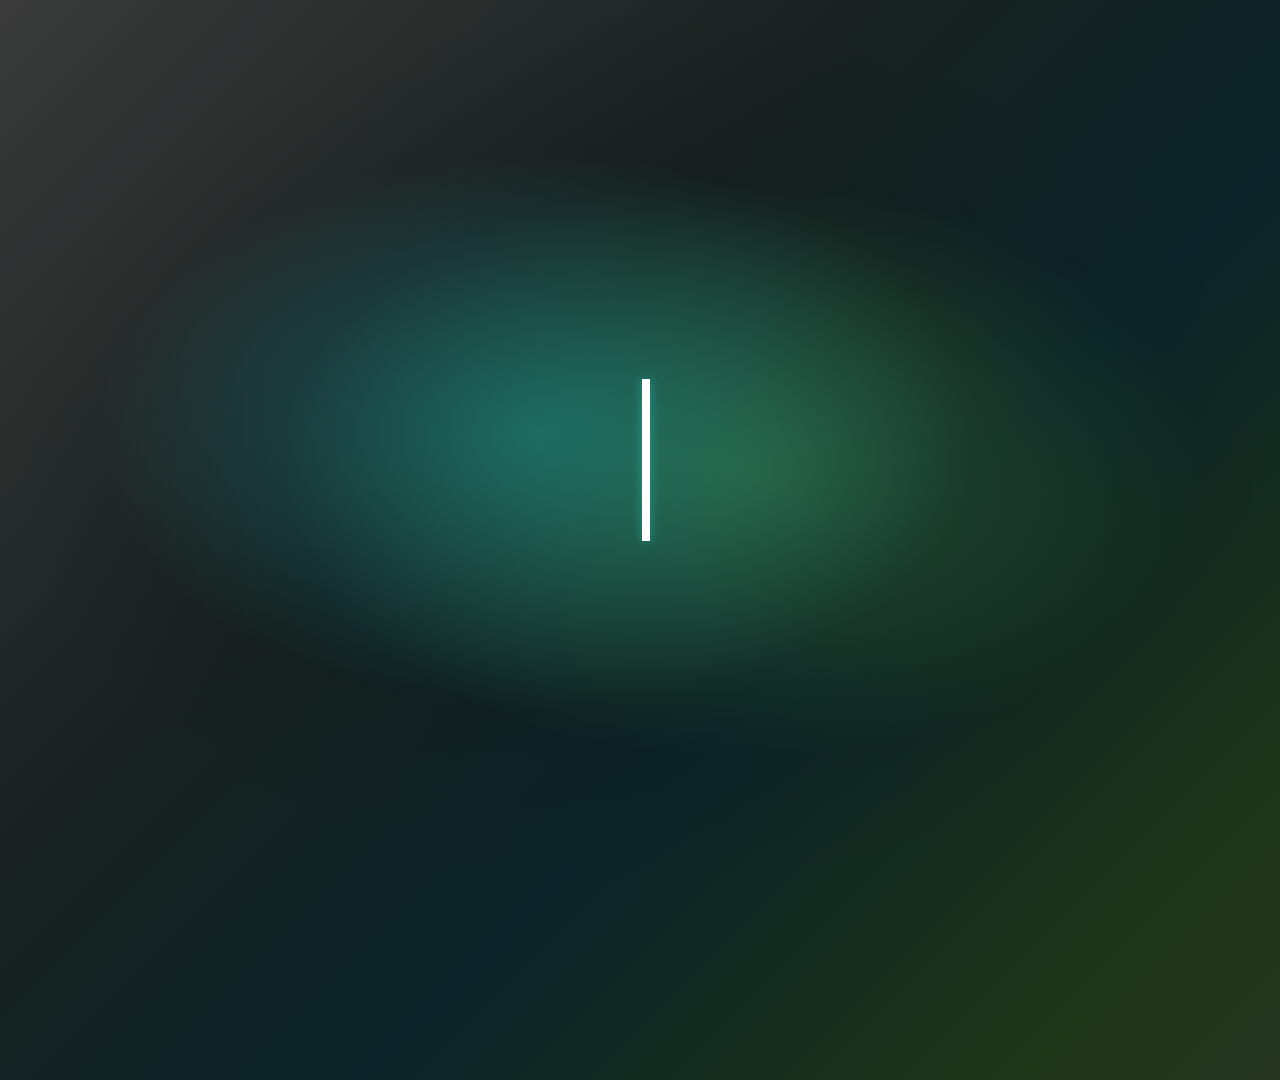
<file: .claude/skills/hyperframes-animation/examples/messaging-multi-phrase.html>
<!doctype html>
<html lang="en">
  <head>
    <meta charset="UTF-8" />
    <meta name="viewport" content="width=1920, height=1080" />
    <title>Scene — HyperFrames Messaging Multi-Phrase</title>

    <!--
      Blueprint: messaging-multi-phrase (HyperFrames preview)
      HyperFrames-native version of the scene-9-multi-phrase concept.

      Choreography (3 phrases, ~7.5 seconds total, content-driven duration):

        Phrase 1 [0.00 – 3.86 s]
          "With an AI assistant " (21 chars × 0.083 s = 1.75 s)
        + "you can trust"          (13 chars × 0.083 s = 1.08 s, accent pink)
        + hold 1.00 s
        → total 1.75 + 1.08 + 1.00 ≈ 3.83 s (computed by JS)

        Phrase 2 [3.86 – 5.27 s]
          "Instant " (8 chars × 0.083 s = 0.67 s)
        + "insights" (8 chars × 0.083 s = 0.67 s, accent pink)
        + hold 1.00 s
        → total 0.67 + 0.67 + 1.00 ≈ 2.33 s, but starts at 3.86 → endTime ≈ 6.18 s

        Phrase 3 [6.18 – 9.45 s]
          "Endless "      (8 chars × 0.083 = 0.67 s)
        + "possibilities" (13 chars × 0.083 = 1.08 s, accent pink)
        + hold 2.00 s     (longer — closing beat)
        → total 0.67 + 1.08 + 2.00 ≈ 3.75 s, but starts at 6.18 → endTime ≈ 9.93 s

        Continuous: cursor blink (square wave via `tl.time() % 1.0`)
          color, cursor blink. No per-phrase tweens.
        - No conditional DOM — phrase container exists from t=0 with empty text;
          onUpdate overwrites textContent in-place at each frame.
        - TIMELINE is a plain const computed once at script load (no useMemo).
        - Frames become seconds: charSpeed 2.5 frames → 0.083 s; hold 30 frames → 1.0 s.
        - Cursor blink: `(t % BLINK_CYCLE) < BLINK_CYCLE / 2 ? 1 : 0` inside the same
          onUpdate, not a separate component with `useCurrentFrame`.
        - textContent !== visible guard skips redundant DOM writes during hold windows.
    -->

    <script src="https://cdn.jsdelivr.net/npm/gsap@3.14.2/dist/gsap.min.js"></script>

    <style>
      :root {
        --text-primary: #ffffff;
        --text-accent: #32fff6;
        --text-accent-2: #a3ff7a;
        --bg: linear-gradient(
          135deg,
          #3a3a3a 0%,
          #17211f 30%,
          #0b2328 48%,
          #1f3518 70%,
          #343434 100%
        );
      }
      * {
        margin: 0;
        padding: 0;
        box-sizing: border-box;
      }
      html,
      body {
        margin: 0;
        width: 1920px;
        height: 1080px;
        overflow: hidden;
        background: var(--bg);
        font-family:
          "Inter",
          -apple-system,
          BlinkMacSystemFont,
          "Segoe UI",
          Roboto,
          sans-serif;
        color: var(--text-primary);
        -webkit-font-smoothing: antialiased;
        text-rendering: geometricPrecision;
      }

      .stage {
        position: absolute;
        inset: 0;
        display: flex;
        align-items: center;
        justify-content: center;
      }

      /* ============================================================
         PHRASE STAGE — one shared line with three inline children:
           .phrase-main   primary-color portion
           .phrase-accent accent-color portion
           .phrase-cursor block cursor (color overridden per-frame)
         `white-space: pre` keeps the trailing space in textMain so the
         accent doesn't merge with the lead-in.
         ============================================================ */
      .phrase-stage {
        position: absolute;
        inset: 0;
        width: 100%;
        display: flex;
        align-items: center;
        justify-content: center;
        font-size: 150px;
        font-weight: 800;
        line-height: 1;
        letter-spacing: 0;
        white-space: pre;
        text-align: center;
        text-shadow: 0 0 10px rgba(255, 255, 255, 0.16);
      }
      .phrase-main {
        color: var(--text-primary);
      }
      .phrase-accent {
        color: var(--text-accent);
        text-shadow: 0 0 12px rgba(50, 255, 246, 0.28);
      }
      .phrase-cursor {
        display: inline-block;
        flex: 0 0 auto;
        width: 8px;
        height: 162px; /* ≈ 1.08 × fontSize */
        background: var(--text-primary);
        margin-left: 12px;
        vertical-align: middle;
        transform: translateY(10px); /* baseline alignment */
        will-change: opacity, background-color;
        box-shadow: 0 0 12px rgba(50, 255, 246, 0.36);
      }

      /* ============================================================
         BACKGROUND TINT — subtle radial glow so pure black doesn't
         feel sterile. Drops to ~rgb(8,8,12) at corners.
         ============================================================ */
      .bg-tint {
        position: absolute;
        inset: 0;
        background:
          radial-gradient(ellipse at 42% 48%, rgba(24, 217, 232, 0.32), transparent 42%),
          radial-gradient(ellipse at 58% 52%, rgba(123, 234, 90, 0.26), transparent 44%),
          radial-gradient(ellipse at 50% 50%, rgba(8, 16, 18, 0.42), transparent 70%);
        pointer-events: none;
      }
    </style>
  </head>
  <body>
    <div
      id="root"
      data-composition-id="main"
      data-start="0"
      data-duration="7.5"
      data-width="1920"
      data-height="1080"
    >
      <div
        id="multi-phrase-scene"
        class="stage clip"
        data-start="0"
        data-duration="7.5"
        data-track-index="1"
      >
        <div class="bg-tint"></div>
        <div class="phrase-stage">
          <span class="phrase-main"></span><span class="phrase-accent"></span
          ><span class="phrase-cursor"></span>
        </div>
      </div>
    </div>

    <script>
      window.__timelines = window.__timelines || {};
      const tl = gsap.timeline({ paused: true });

      /* ============================================================
         SCRIPT — content + per-phrase timing config.
         Change SCRIPT and the timeline reshapes itself.
         ============================================================ */
      const SCRIPT = [
        {
          textMain: "Build video with ",
          textAccent: "HTML",
          charSpeed: 0.083, // seconds per character (= 2.5 frames @ 30 fps)
          hold: 1.0,
        },
        {
          textMain: "Seek ",
          textAccent: "any frame",
          charSpeed: 0.083,
          hold: 1.0,
        },
        {
          textMain: "Render to ",
          textAccent: "MP4",
          charSpeed: 0.083,
          hold: 2.0, // longer closing beat
        },
      ];

      /* ============================================================
         TIMELINE — flat reduce, computed once.
         Each entry gains absolute startTime + endTime in seconds.
         ============================================================ */
      let acc = 0;
      const TIMELINE = SCRIPT.map((item) => {
        const totalChars = item.textMain.length + item.textAccent.length;
        const typingDuration = totalChars * item.charSpeed;
        const totalDuration = typingDuration + item.hold;
        const start = acc;
        const end = start + totalDuration;
        acc = end;
        return Object.assign({}, item, {
          startTime: start,
          endTime: end,
          typingDuration,
        });
      });
      const TOTAL = TIMELINE[TIMELINE.length - 1].endTime;
      // TOTAL ≈ 9.93s with the SCRIPT above. The composition root caps at 7.5s
      // (data-duration), which is the actual render window — phrases 1+2 fit
      // comfortably; phrase 3 holds long enough that any time after ~6.18s is
      // already on the closing line. Adjust SCRIPT durations to fit your budget.

      /* ============================================================
         COLORS & BLINK
         ============================================================ */
      const MAIN_COLOR = "#FFFFFF";
      const ACCENT_COLOR = "#32FFF6";
      const BLINK_CYCLE = 1.0; // seconds — 0.5s on, 0.5s off (matches 30-frame square wave)

      const mainEl = document.querySelector(".phrase-main");
      const accentEl = document.querySelector(".phrase-accent");
      const cursorEl = document.querySelector(".phrase-cursor");

      /* ============================================================
         MASTER ENGINE — single onUpdate writes text + cursor every frame.
         ============================================================ */
      // Cache the most-recently-active phrase index for seek-safe scans.
      let lastIdx = 0;

      function findPhrase(t) {
        // Hot path: same phrase still active
        if (t >= TIMELINE[lastIdx].startTime && t < TIMELINE[lastIdx].endTime) {
          return TIMELINE[lastIdx];
        }
        // Cold path: linear scan (handles forward + backward seeks)
        for (let i = 0; i < TIMELINE.length; i++) {
          if (t >= TIMELINE[i].startTime && t < TIMELINE[i].endTime) {
            lastIdx = i;
            return TIMELINE[i];
          }
        }
        return null;
      }

      function renderAt(t) {
        // ----- Cursor blink (square wave, runs always) -----
        cursorEl.style.opacity = t % BLINK_CYCLE < BLINK_CYCLE / 2 ? "1" : "0";

        // ----- Find current phrase -----
        const phrase = findPhrase(t);
        if (!phrase) {
          if (mainEl.textContent !== "") mainEl.textContent = "";
          if (accentEl.textContent !== "") accentEl.textContent = "";
          cursorEl.style.background = MAIN_COLOR;
          return;
        }

        // ----- Compute visible characters -----
        const activeT = t - phrase.startTime;
        const charIdx = Math.floor(activeT / phrase.charSpeed);
        const mainLen = phrase.textMain.length;

        const visMain = phrase.textMain.slice(0, Math.min(charIdx, mainLen));
        const accentLen = Math.max(0, charIdx - mainLen);
        const visAccent = phrase.textAccent.slice(0, accentLen);

        // ----- DOM writes (guarded) -----
        if (mainEl.textContent !== visMain) mainEl.textContent = visMain;
        if (accentEl.textContent !== visAccent) accentEl.textContent = visAccent;

        // ----- Cursor color follows active segment -----
        const inAccent = visMain.length === mainLen && visAccent.length > 0;
        cursorEl.style.background = inAccent ? ACCENT_COLOR : MAIN_COLOR;
      }

      tl.to(
        { tick: 0 },
        {
          tick: 1,
          duration: 7.5, // matches data-duration; clips the timeline
          ease: "none",
          onUpdate: () => renderAt(tl.time()),
        },
        0,
      );

      const pauseTimeline = tl.pause.bind(tl);
      tl.pause = (time, suppressEvents) => {
        const result = pauseTimeline(time, suppressEvents);
        if (typeof time === "number") renderAt(time);
        return result;
      };

      function wrapSeekOwner(owner) {
        if (!owner || owner.__multiPhraseSeekWrapped) return;
        let currentSeek = owner.seek;
        Object.defineProperty(owner, "seek", {
          configurable: true,
          get: () => currentSeek,
          set: (value) => {
            if (typeof value !== "function") {
              currentSeek = value;
              return;
            }
            currentSeek = function (time) {
              const result = value.apply(this, arguments);
              if (typeof time === "number") renderAt(time);
              return result;
            };
          },
        });
        owner.seek = currentSeek;
        owner.__multiPhraseSeekWrapped = true;
      }

      function installWindowSeekHook(key) {
        if (window[key]) {
          wrapSeekOwner(window[key]);
          return;
        }
        let pendingOwner;
        Object.defineProperty(window, key, {
          configurable: true,
          get: () => pendingOwner,
          set: (value) => {
            pendingOwner = value;
            wrapSeekOwner(value);
          },
        });
      }
      installWindowSeekHook("__player");
      installWindowSeekHook("__hf");

      renderAt(0);

      window.__timelines["main"] = tl;
    </script>
  </body>
</html>
</file>
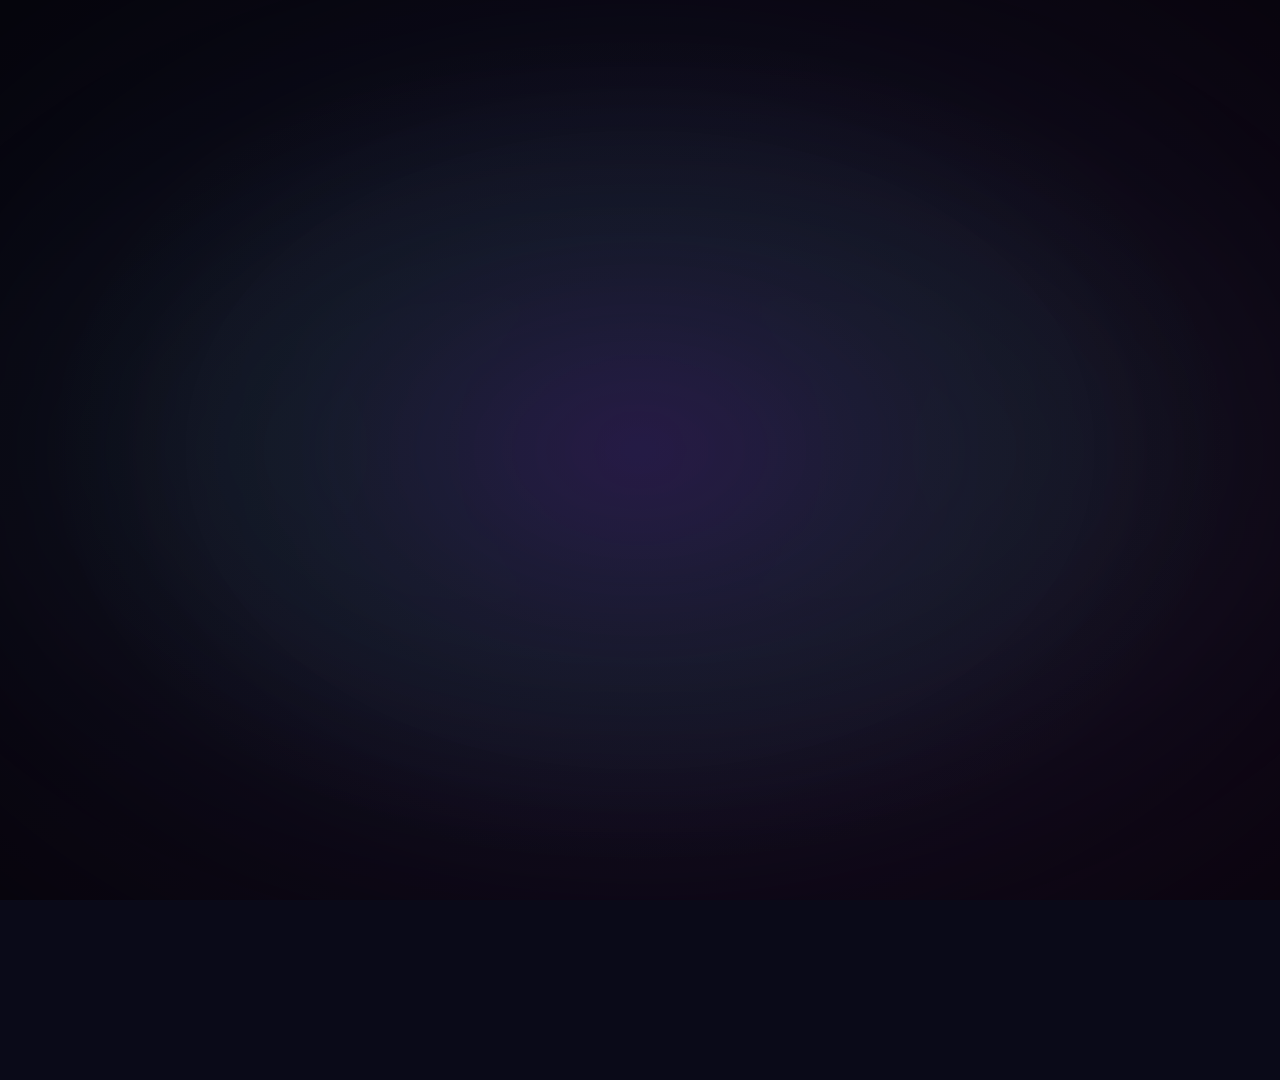
<file: .claude/skills/hyperframes-animation/examples/metric-video-text-pivot.html>
<!doctype html>
<html lang="en">
  <head>
    <meta charset="UTF-8" />
    <meta name="viewport" content="width=1920, height=1080" />
    <title>Scene 07 — HyperFrames Video Kinetic Text Pivot</title>

    <!--
      HyperFrames composition.tsx.

      Choreography (4 phases, 6.5 seconds total):
        0.17 – 0.87s   "HyperFrames" badge fades in (top)
        0.17 – 0.87s   Demo screen card enters centered (scale 0.6 → 1)
        2.20 – 3.00s   Video slides left to 32% W (scale → 0.85); MP4 pops in on right
                       with 5-layer green depth stack and bouncy back.out(1.6)
        3.00 – 3.86s   MP4 breathes (±2% scale at ~1.9 Hz)
        3.86 – 4.46s   Video and MP4 slide off left + fade; typing stage fades in center
        4.36 – 5.13s   "HTML pages become video" types char-by-char (23 chars at 30 ch/s)
                       Accent words "pages" and "video" in brand green
        4.83 – 5.43s   Gradient pill (purple → green) scales in behind line 2 with glow halo
        5.13 – 5.63s   "frame by frame." types char-by-char inside the pill
        0 – 6.50s      Continuous: video float, cursor blink, stat breath
                       (each gated by time window)
          so entry, continuous motion, and static tilt never overwrite each other
        - Conditional rendering ({frame > X && ...}) replaced by permanent DOM +
          opacity 0 + gates inside the scene-ticker onUpdate
        - Cursor blink derived from tl.time() via Math.floor(t * 2) % 2
        - Demo screen is a self-contained CSS scene (.video-scene); to showcase real
          footage, drop a local mp4 back in as a muted &lt;video class="clip"&gt; (see
          the note at the .video-content markup)
        - 3D depth layers built once at composition setup with document.createElement
    -->

    <script src="https://cdn.jsdelivr.net/npm/gsap@3.14.2/dist/gsap.min.js"></script>

    <style>
      :root {
        --bg-dark: #0a0a18;
        --text-primary: #ffffff;
        --text-secondary: rgba(255, 255, 255, 0.65);
        --brand-purple: #7c3aed;
        --brand-purple-soft: #a78bfa;
        --brand-green: #22c55e;
        --brand-purple-glow: rgba(124, 58, 237, 1);
        --brand-green-glow: rgba(34, 197, 94, 1);
      }
      * {
        margin: 0;
        padding: 0;
        box-sizing: border-box;
      }
      html,
      body {
        margin: 0;
        width: 1920px;
        height: 1080px;
        overflow: hidden;
        background: var(--bg-dark);
        font-family:
          "Inter",
          system-ui,
          -apple-system,
          sans-serif;
        color: var(--text-primary);
      }

      .stage {
        position: absolute;
        inset: 0;
        overflow: hidden;
      }

      /* ============================================================
         BACKGROUND + AMBIENT GLOW
         ============================================================ */
      .bg {
        position: absolute;
        inset: 0;
        background:
          radial-gradient(ellipse at 50% 50%, rgba(40, 30, 80, 0.5), transparent 65%),
          linear-gradient(135deg, #0a0a18 0%, #160a1f 100%);
      }
      .ambient-glow {
        position: absolute;
        left: 50%;
        top: 50%;
        transform: translate(-50%, -50%);
        width: 1536px;
        height: 864px;
        background: radial-gradient(
          ellipse at center,
          rgba(147, 51, 234, 0.13) 0%,
          rgba(34, 197, 94, 0.08) 30%,
          transparent 70%
        );
        filter: blur(80px);
        pointer-events: none;
      }

      /* ============================================================
         BADGE
         ============================================================ */
      .badge {
        position: absolute;
        top: 42px;
        left: 50%;
        transform: translateX(-50%);
        padding: 12px 32px;
        font-size: 112px;
        font-weight: 800;
        color: var(--text-primary);
        line-height: 1;
        white-space: nowrap;
        text-shadow:
          0 0 32px rgba(248, 250, 252, 0.12),
          0 0 72px rgba(24, 217, 232, 0.1);
        will-change: transform, opacity;
        /* initial opacity 0 + scale 0.9 via gsap.set */
      }
      .badge .accent {
        color: var(--brand-purple-soft);
        background: linear-gradient(135deg, var(--brand-purple-soft) 0%, var(--brand-purple) 72%);
        -webkit-background-clip: text;
        background-clip: text;
        -webkit-text-fill-color: transparent;
        filter: drop-shadow(0 0 28px rgba(124, 58, 237, 0.34));
      }

      /* ============================================================
         VIDEO CARD — three nested wrappers
         ============================================================ */
      .video-pos {
        position: absolute;
        left: 0;
        top: 0;
        width: 1040px;
        height: 585px; /* 16:9 ratio, intentionally large for the pivot beat */
        margin-left: -520px; /* so x: W/2 centers it */
        margin-top: -292.5px;
        will-change: transform, opacity;
      }
      .video-float {
        width: 100%;
        height: 100%;
        will-change: transform;
      }
      .video-tilt {
        width: 100%;
        height: 100%;
        transform-style: preserve-3d;
        transform: rotateX(5deg) rotateY(15deg);
      }
      .video-content {
        width: 100%;
        height: 100%;
        border-radius: 16px;
        overflow: hidden;
        border: 2px solid rgba(255, 255, 255, 0.1);
        box-shadow:
          0 30px 60px rgba(0, 0, 0, 0.5),
          0 0 80px rgba(147, 51, 234, 0.2),
          0 0 120px rgba(34, 197, 94, 0.15);
        position: relative;
      }
      .video-scene {
        position: absolute;
        inset: 0;
        background:
          radial-gradient(circle at 30% 30%, rgba(255, 200, 100, 0.4), transparent 50%),
          linear-gradient(135deg, #1a3a5f 0%, #2a4570 50%, #3a2a5a 100%);
      }
      .video-scene::before {
        content: "";
        position: absolute;
        top: 35%;
        left: 40%;
        width: 220px;
        height: 220px;
        border-radius: 50%;
        background: linear-gradient(135deg, #fbbf24, #f97316);
        opacity: 0.6;
        filter: blur(8px);
      }
      .video-caption {
        position: absolute;
        bottom: 60px;
        left: 50%;
        transform: translateX(-50%);
        padding: 12px 24px;
        background: rgba(0, 0, 0, 0.7);
        border-radius: 8px;
        color: var(--text-primary);
        font-size: 34px;
        font-weight: 600;
        white-space: nowrap;
      }
      .video-caption .accent {
        color: var(--brand-green);
      }
      .video-reflection {
        position: absolute;
        top: 0;
        left: 0;
        right: 0;
        height: 40%;
        background: linear-gradient(180deg, rgba(255, 255, 255, 0.08) 0%, transparent 100%);
        pointer-events: none;
      }

      /* ============================================================
         MP4 STAT — three nested wrappers + depth stack
         ============================================================ */
      .stat-pos {
        position: absolute;
        left: 0;
        top: 0;
        will-change: transform, opacity;
      }
      .stat-breath {
        will-change: transform;
      }
      .stat-tilt {
        transform-style: preserve-3d;
        transform: rotateX(5deg) rotateY(-15deg);
      }
      .depth-stack {
        position: relative;
        display: inline-block;
        font-size: 340px;
        font-weight: 900;
        letter-spacing: -0.03em;
        line-height: 1;
      }
      .depth-stack .depth-layer.front {
        position: relative;
        color: var(--brand-green);
      }
      .depth-stack .depth-layer.back {
        position: absolute;
        top: var(--top);
        left: var(--left);
        color: rgba(34, 197, 94, var(--alpha));
      }

      /* ============================================================
         TYPING STAGE — center, fades in during pivot
         ============================================================ */
      .typing-stage {
        position: absolute;
        left: 50%;
        top: 50%;
        transform: translate(-50%, -50%);
        will-change: transform, opacity;
      }
      .typing-tilt {
        perspective: 1200px;
        transform-style: preserve-3d;
        transform: rotateY(-15deg) rotateX(5deg);
        display: flex;
        flex-direction: column;
        align-items: center;
        justify-content: center;
        gap: 30px;
      }
      .line1 {
        display: flex;
        align-items: center;
        white-space: pre;
      }
      .seg {
        font-size: 124px;
        font-weight: 700;
        color: var(--text-primary);
        white-space: pre;
        line-height: 1;
      }
      .seg.accent,
      .seg.accent2 {
        color: var(--brand-green);
      }

      .cursor {
        display: inline-block;
        width: 10px;
        height: 124px;
        background-color: var(--text-primary);
        margin-left: 8px;
        vertical-align: middle;
        transform: translateY(4px);
        opacity: 0;
        will-change: opacity;
      }
      .cursor.green {
        background-color: var(--brand-green);
      }

      .line2-wrap {
        position: relative;
        display: flex;
        align-items: center;
        justify-content: center;
        padding: 24px 64px;
      }
      .pill-bg {
        position: absolute;
        top: 50%;
        left: 50%;
        transform: translate(-50%, -50%) scale(0);
        width: calc(100% + 80px);
        height: calc(100% + 40px);
        border-radius: 80px;
        background: linear-gradient(90deg, var(--brand-purple) 0%, var(--brand-green) 100%);
        opacity: 0;
        z-index: -1;
        will-change: transform, opacity;
      }
      .pill-glow {
        position: absolute;
        top: 50%;
        left: 50%;
        transform: translate(-50%, -50%);
        width: calc(100% + 100px);
        height: calc(100% + 60px);
        border-radius: 80px;
        background: radial-gradient(
          ellipse at center,
          var(--brand-purple-glow) 0%,
          transparent 70%
        );
        opacity: 0;
        filter: blur(30px);
        z-index: -2;
        will-change: opacity;
      }
      .line2-content {
        display: flex;
        align-items: center;
        position: relative;
        z-index: 1;
        opacity: 0;
        will-change: opacity;
      }
      .seg.line2 {
        color: var(--text-primary);
      }

      /* ============================================================
         VIGNETTE
         ============================================================ */
      .vignette {
        position: absolute;
        inset: 0;
        background: radial-gradient(ellipse at center, transparent 50%, rgba(0, 0, 0, 0.5) 100%);
        pointer-events: none;
        z-index: 400;
      }
    </style>
  </head>
  <body>
    <div
      id="root"
      data-composition-id="main"
      data-start="0"
      data-duration="6.5"
      data-width="1920"
      data-height="1080"
    >
      <div
        class="stage clip"
        data-start="0"
        data-duration="6.5"
        data-track-index="1"
        id="scene-stage"
      >
        <div class="bg"></div>
        <div class="ambient-glow"></div>

        <div class="badge" id="badge">Hyper<span class="accent">Frames</span></div>

        <!-- Video card -->
        <div class="video-pos" id="video-pos" data-layout-allow-overflow>
          <div class="video-float" id="video-float">
            <div class="video-tilt">
              <div class="video-content">
                <div class="video-scene"></div>
                <!-- To showcase real footage, add a local mp4 on top of .video-scene:
                     &lt;video id="demo-video" class="clip" src="assets/demo.mp4"
                       style="position:absolute;inset:0;width:100%;height:100%;object-fit:cover"
                       data-start="0.17" data-duration="3.69" data-track-index="2"
                       data-media-start="0" muted playsinline&gt;&lt;/video&gt; -->
                <div class="video-caption">
                  HTML, CSS and JS become <span class="accent">video</span>
                </div>
                <div class="video-reflection"></div>
              </div>
            </div>
          </div>
        </div>

        <!-- MP4 stat -->
        <div class="stat-pos" id="stat-pos" data-layout-allow-overflow>
          <div class="stat-breath" id="stat-breath">
            <div class="stat-tilt">
              <div class="depth-stack" id="depth-stack-97" data-text="MP4"></div>
            </div>
          </div>
        </div>

        <!-- Typing -->
        <div class="typing-stage" id="typing-stage">
          <div class="typing-tilt">
            <div class="line1">
              <span class="seg main">HTML </span><span class="seg accent">pages</span
              ><span class="seg suffix"> become </span><span class="seg accent2">video</span
              ><span class="cursor cursor1" id="cursor1"></span>
            </div>
            <div class="line2-wrap">
              <div class="pill-bg" id="pill-bg"></div>
              <div class="pill-glow" id="pill-glow"></div>
              <div class="line2-content">
                <span class="seg line2">frame by frame.</span
                ><span class="cursor cursor2" id="cursor2"></span>
              </div>
            </div>
          </div>
        </div>
      </div>

      <div class="vignette"></div>
    </div>

    <script>
      /* ================================================================
         CONSTANTS
         ================================================================ */
      const W = 1920,
        H = 1080;
      const TOTAL_DUR = 6.5;

      /* ASR-anchored timing (the source source frame counts converted to seconds at 30fps). */
      const TIMING = {
        // Phase 1: video + badge enter
        badgeAt: 0.17,
        badgeDur: 0.7,
        videoEntryAt: 0.17,
        videoEntryDur: 0.7,

        // Phase 2: video slides, MP4 appears
        slideAt: 2.2,
        videoSlideDur: 0.8,
        videoSlideX: W * 0.29,
        videoSlideScale: 0.92,

        statEntryDur: 0.6,
        statEntryX: W * 0.6,
        statBreathAt: 3.0, // entry settles by here, breath begins
        statBreathDur: 0.86, // until exit at 3.86

        // Phase 3: pivot — both exit, typing begins
        pivotAt: 3.86,
        exitDur: 0.6,
        videoExitX: -W * 0.5,
        statExitX: -W * 0.7,
        typingStageDur: 0.5,

        // Phase 3 typing
        typingStartAt: 4.36, // pivotAt + 0.5 s stage settle
        typeRate: 30, // chars/sec

        // Phase 4: pill
        pillAt: 4.83, // typing reaches line2 at this time
        pillDur: 0.6,
        pillGlowDur: 0.8,
      };

      /* Text segments and boundaries */
      const SEG = {
        main: "HTML ",
        accent: "pages",
        suffix: " become ",
        accent2: "video",
        line2: "frame by frame.",
      };
      const BOUNDS = {
        mainEnd: SEG.main.length, // 5
        accentEnd: SEG.main.length + SEG.accent.length, // 10
        suffixEnd: SEG.main.length + SEG.accent.length + SEG.suffix.length, // 18
        accent2End: SEG.main.length + SEG.accent.length + SEG.suffix.length + SEG.accent2.length, // 23
        line2End:
          SEG.main.length +
          SEG.accent.length +
          SEG.suffix.length +
          SEG.accent2.length +
          SEG.line2.length, // 38
      };
      const TYPING_DUR = (BOUNDS.line2End - 0) / TIMING.typeRate; // ≈ 1.3 s

      /* ================================================================
         BUILD DOM — 5-layer depth stack for "MP4"
         ================================================================ */
      const LAYER_COUNT = 5;
      const OFFSET_X = 1;
      const OFFSET_Y = 2;
      const depthStack = document.getElementById("depth-stack-97");
      const depthText = depthStack.dataset.text;
      for (let i = 0; i < LAYER_COUNT; i++) {
        const layer = document.createElement("div");
        layer.className = "depth-layer " + (i === LAYER_COUNT - 1 ? "front" : "back");
        layer.textContent = depthText;
        if (i < LAYER_COUNT - 1) {
          layer.setAttribute("aria-hidden", "true");
          const alpha = 0.62 + 0.08 * (LAYER_COUNT - 2 - i);
          layer.style.setProperty("--alpha", alpha);
          layer.style.setProperty("--top", i * OFFSET_Y + "px");
          layer.style.setProperty("--left", -i * OFFSET_X + "px");
        }
        depthStack.appendChild(layer);
      }

      /* ================================================================
         INITIAL STATES (via gsap.set, before the timeline runs)
         ================================================================ */
      gsap.set("#badge", { opacity: 0, scale: 0.9 });

      // Video starts centered (x = W/2, y = H/2 via the .video-pos margin trick)
      gsap.set("#video-pos", { x: W / 2, y: H / 2, scale: 0.6, opacity: 0 });

      // Stat starts off-right + below + small + invisible
      gsap.set("#stat-pos", { x: TIMING.statEntryX, y: H * 0.42 + 60, scale: 0.3, opacity: 0 });

      gsap.set("#typing-stage", { scale: 0.9, opacity: 0 });

      /* ================================================================
         TIMELINE
         ================================================================ */
      window.__timelines = window.__timelines || {};
      const tl = gsap.timeline({ paused: true });
      window.__timelines["main"] = tl;

      /* ----------------------------------------------------------------
         PHASE 1: Badge + Video entry
         ---------------------------------------------------------------- */
      tl.to(
        "#badge",
        {
          opacity: 1,
          scale: 1,
          duration: TIMING.badgeDur,
          ease: "power3.out",
        },
        TIMING.badgeAt,
      );

      tl.to(
        "#video-pos",
        {
          scale: 1,
          opacity: 1,
          duration: TIMING.videoEntryDur,
          ease: "power3.out", // spring(stiffness:80, damping:15)
        },
        TIMING.videoEntryAt,
      );

      /* ----------------------------------------------------------------
         PHASE 2: Video slides left, MP4 appears on right
         ---------------------------------------------------------------- */
      tl.to(
        "#video-pos",
        {
          x: TIMING.videoSlideX,
          scale: TIMING.videoSlideScale,
          duration: TIMING.videoSlideDur,
          ease: "power3.out", // spring(stiffness:100, damping:18)
        },
        TIMING.slideAt,
      );

      tl.to(
        "#stat-pos",
        {
          y: H * 0.42, // rises to final y
          scale: 1,
          opacity: 1,
          duration: TIMING.statEntryDur,
          ease: "back.out(1.6)", // spring(stiffness:150, damping:12)
        },
        TIMING.slideAt,
      );

      /* ----------------------------------------------------------------
         PHASE 3: Pivot — video + stat exit; typing fades in
         ---------------------------------------------------------------- */
      tl.to(
        "#video-pos",
        {
          x: TIMING.videoExitX,
          scale: 0.8,
          opacity: 0,
          duration: TIMING.exitDur,
          ease: "power3.out", // spring(stiffness:120, damping:20)
        },
        TIMING.pivotAt,
      );

      tl.to(
        "#stat-pos",
        {
          x: TIMING.statExitX,
          scale: 0.8,
          opacity: 0,
          duration: TIMING.exitDur,
          ease: "power3.out",
        },
        TIMING.pivotAt,
      );

      tl.to(
        "#typing-stage",
        {
          scale: 1,
          opacity: 1,
          duration: TIMING.typingStageDur,
          ease: "power3.out", // spring(stiffness:100, damping:15)
        },
        TIMING.pivotAt,
      );

      /* ----------------------------------------------------------------
         PHASE 3 (continued): Character-by-character typing
         ---------------------------------------------------------------- */
      const segMain = document.querySelector(".seg.main");
      const segAccent = document.querySelector(".seg.accent");
      const segSuffix = document.querySelector(".seg.suffix");
      const segAccent2 = document.querySelector(".seg.accent2");
      const segLine2 = document.querySelector(".seg.line2");

      const typeProxy = { idx: 0 };
      function typedIndexAt(t) {
        if (t < TIMING.typingStartAt) return 0;
        return Math.min(BOUNDS.line2End, Math.floor((t - TIMING.typingStartAt) * TIMING.typeRate));
      }

      function renderTypedText(i) {
        const m = SEG.main.slice(0, Math.min(i, BOUNDS.mainEnd));
        const a = SEG.accent.slice(0, Math.max(0, Math.min(i - BOUNDS.mainEnd, SEG.accent.length)));
        const s = SEG.suffix.slice(
          0,
          Math.max(0, Math.min(i - BOUNDS.accentEnd, SEG.suffix.length)),
        );
        const a2 = SEG.accent2.slice(
          0,
          Math.max(0, Math.min(i - BOUNDS.suffixEnd, SEG.accent2.length)),
        );
        const l2 = SEG.line2.slice(
          0,
          Math.max(0, Math.min(i - BOUNDS.accent2End, SEG.line2.length)),
        );
        if (segMain.textContent !== m) segMain.textContent = m;
        if (segAccent.textContent !== a) segAccent.textContent = a;
        if (segSuffix.textContent !== s) segSuffix.textContent = s;
        if (segAccent2.textContent !== a2) segAccent2.textContent = a2;
        if (segLine2.textContent !== l2) segLine2.textContent = l2;
      }

      tl.to(
        typeProxy,
        {
          idx: BOUNDS.line2End,
          duration: TYPING_DUR,
          ease: "none",
          onUpdate: function () {
            renderTypedText(Math.floor(typeProxy.idx));
          },
        },
        TIMING.typingStartAt,
      );

      /* ----------------------------------------------------------------
         PHASE 4: Gradient pill behind line 2
         ---------------------------------------------------------------- */
      gsap.set("#pill-bg", { scaleX: 0, scaleY: 0.5, opacity: 0 });
      gsap.set("#pill-glow", { opacity: 0 });

      tl.to(
        "#pill-bg",
        {
          scaleX: 1,
          scaleY: 1,
          opacity: 0.9,
          duration: TIMING.pillDur,
          ease: "power3.out", // spring(stiffness:80, damping:15)
        },
        TIMING.pillAt,
      );

      tl.to(
        "#pill-glow",
        {
          opacity: 0.5,
          duration: TIMING.pillGlowDur,
          ease: "power2.out",
        },
        TIMING.pillAt,
      );

      tl.to(
        ".line2-content",
        {
          opacity: 1,
          duration: 0.18,
          ease: "power2.out",
        },
        TIMING.pillAt + 0.3,
      );

      /* ----------------------------------------------------------------
         CONTINUOUS SCENE-TICKER — float, breath, cursor blink
         All gated by time windows so they only fire when visible.
         ---------------------------------------------------------------- */
      const videoFloat = document.getElementById("video-float");
      const statBreathEl = document.getElementById("stat-breath");
      const cursor1El = document.getElementById("cursor1");
      const cursor2El = document.getElementById("cursor2");

      tl.to(
        { tick: 0 },
        {
          tick: 1,
          duration: TOTAL_DUR,
          ease: "none",
          onUpdate: function () {
            const t = tl.time();
            const idx = typedIndexAt(t);
            renderTypedText(idx);

            // Video float — only while video is visible (Phase 1 + 2)
            if (t < TIMING.pivotAt) {
              const floatY = Math.sin(t * 0.9) * 6;
              gsap.set(videoFloat, { y: floatY });
            }

            // Stat breath — only while MP4 is settled and not yet exiting
            if (t > TIMING.statBreathAt && t < TIMING.pivotAt) {
              const breath = 1 + Math.sin((t - TIMING.statBreathAt) * 1.2) * 0.02;
              gsap.set(statBreathEl, { scale: breath });
            }

            // Cursor blink — 1 Hz (Math.floor(t * 2) % 2 === 0 → on for 0.5s, off for 0.5s)
            const blink = Math.floor(t * 2) % 2 === 0 ? 1 : 0;

            // Cursor 1: visible while typing line 1 (idx < accent2End)
            // Determine cursor color: green when typing accent segments, white otherwise.
            if (t >= TIMING.typingStartAt && idx < BOUNDS.accent2End) {
              const inAccent = idx >= BOUNDS.mainEnd && idx < BOUNDS.accentEnd;
              const inAccent2 = idx >= BOUNDS.suffixEnd && idx < BOUNDS.accent2End;
              const isGreen = inAccent || inAccent2;
              cursor1El.style.opacity = blink;
              if (cursor1El._lastGreen !== isGreen) {
                cursor1El.classList.toggle("green", isGreen);
                cursor1El._lastGreen = isGreen;
              }
            } else {
              cursor1El.style.opacity = 0;
            }

            // Cursor 2: visible while typing line 2 (idx ≥ accent2End && idx < line2End)
            if (idx >= BOUNDS.accent2End && idx < BOUNDS.line2End) {
              cursor2El.style.opacity = blink;
            } else {
              cursor2El.style.opacity = 0;
            }
          },
        },
        0,
      );
    </script>
  </body>
</html>
</file>
